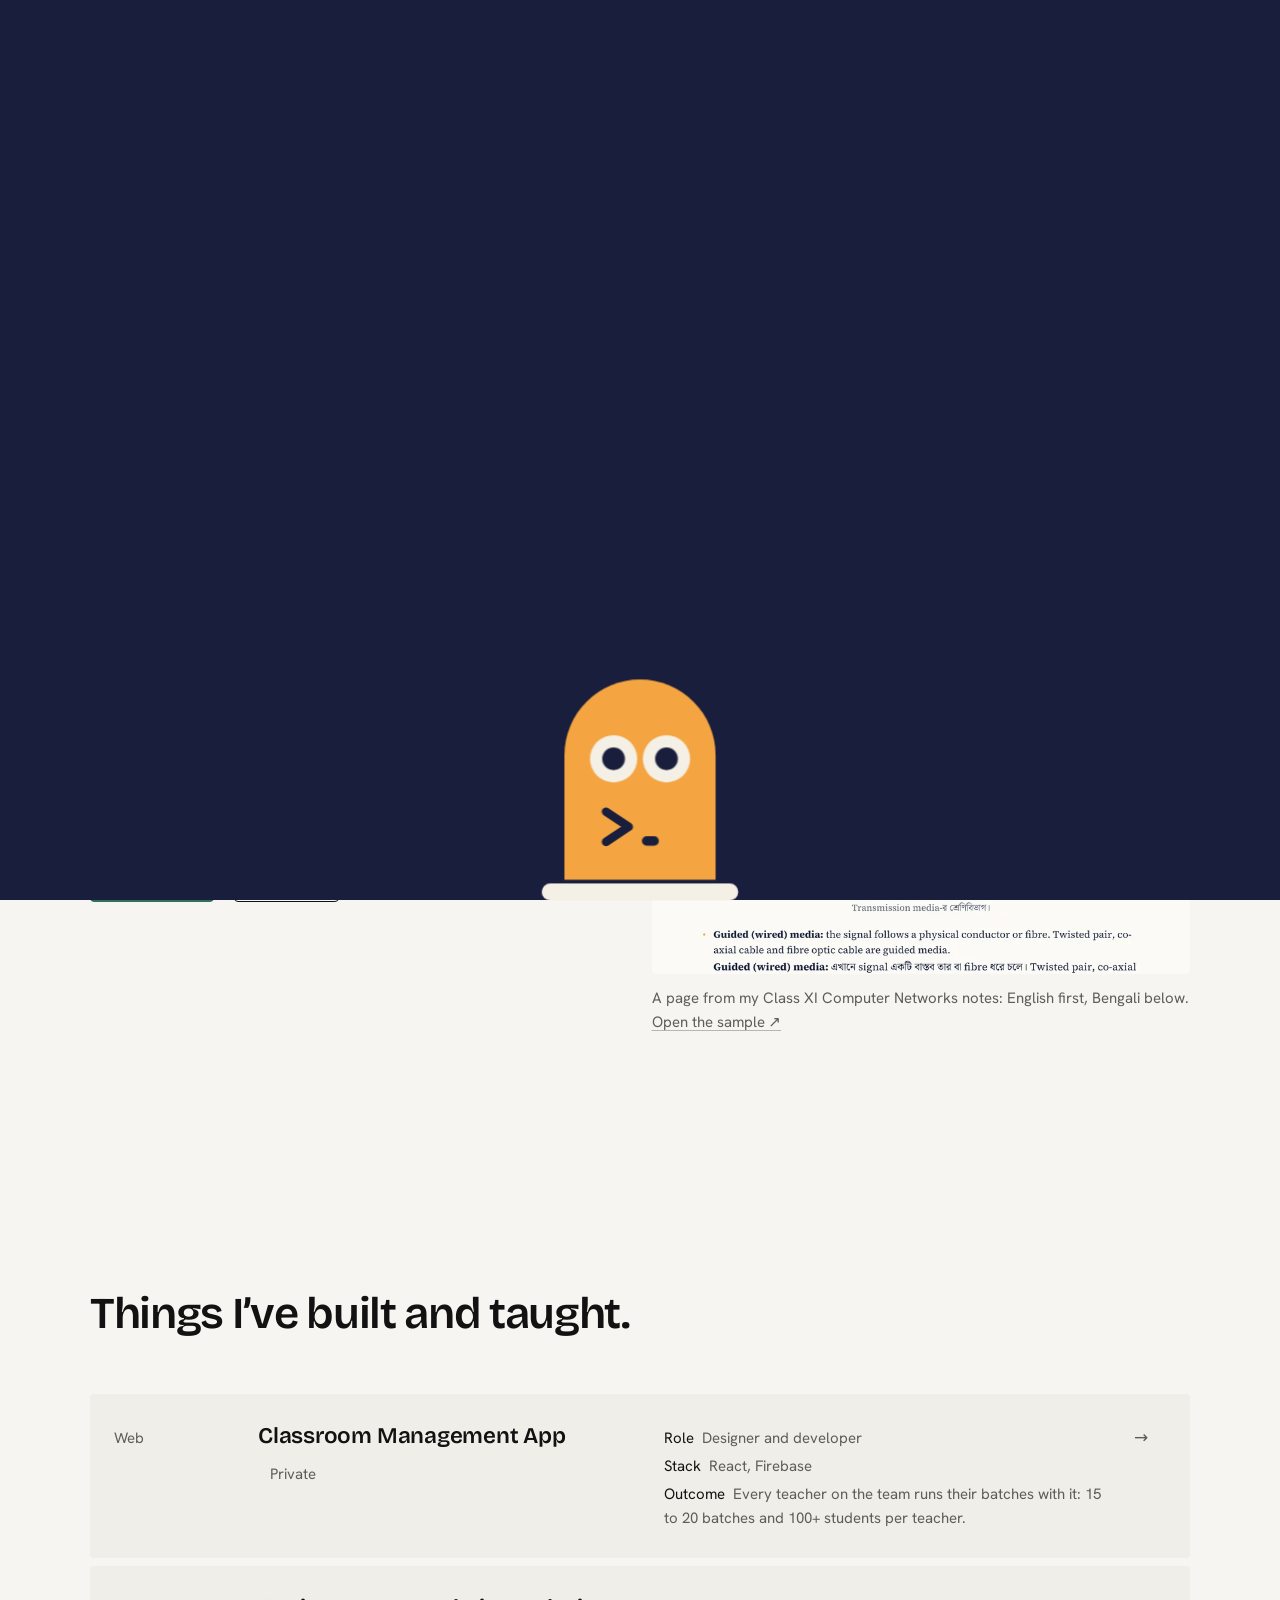
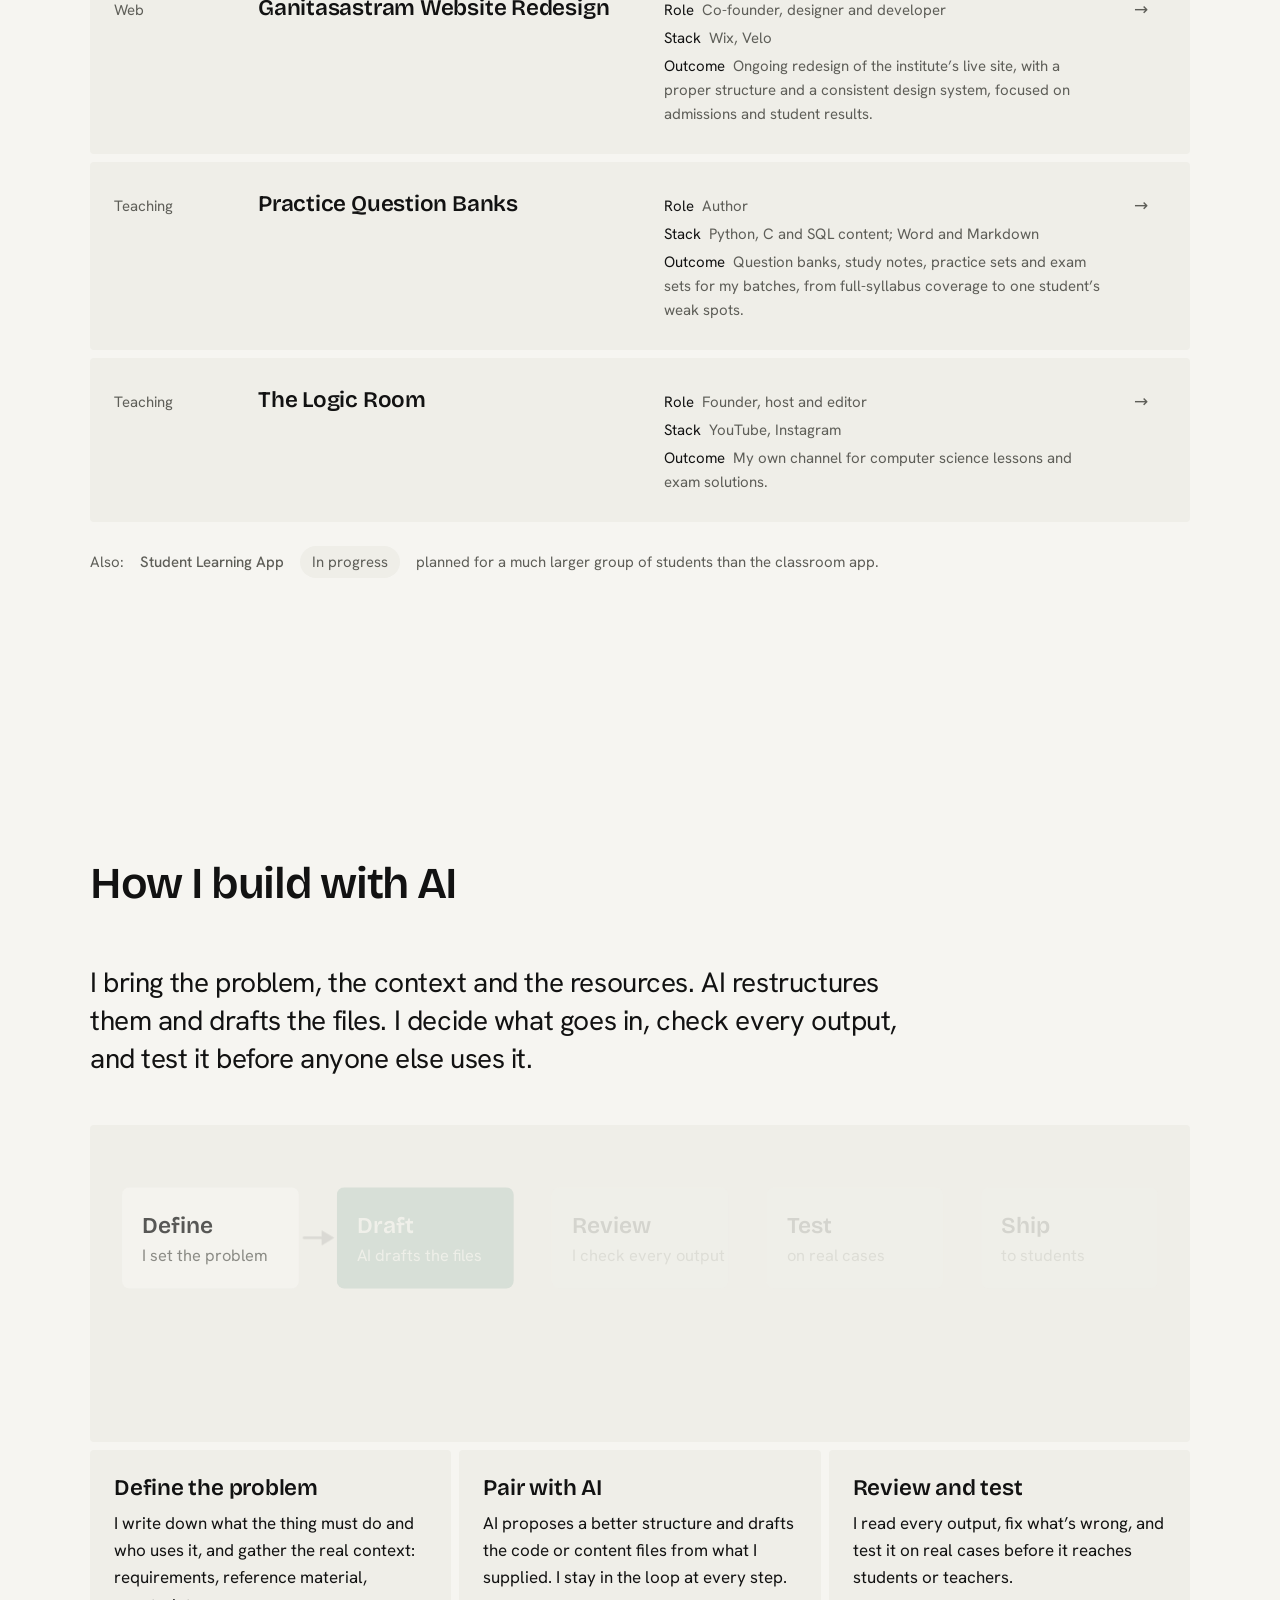
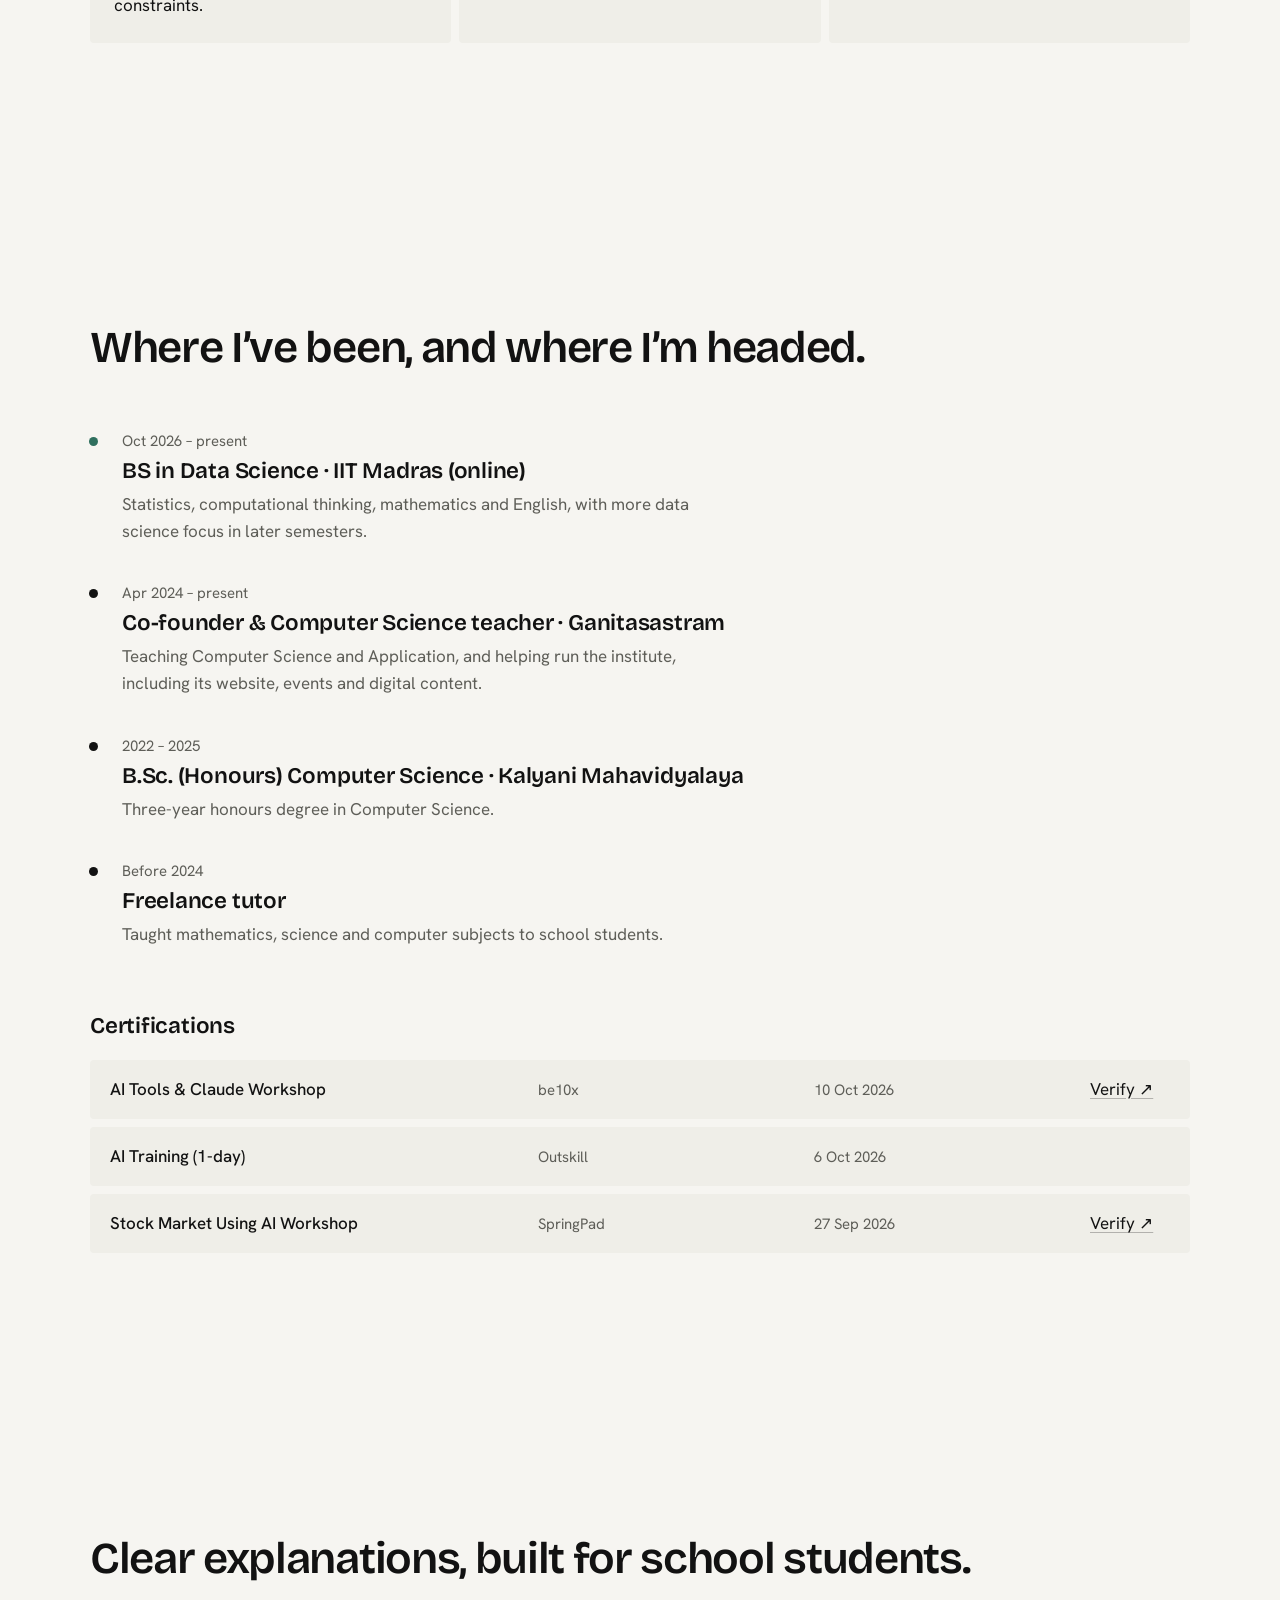
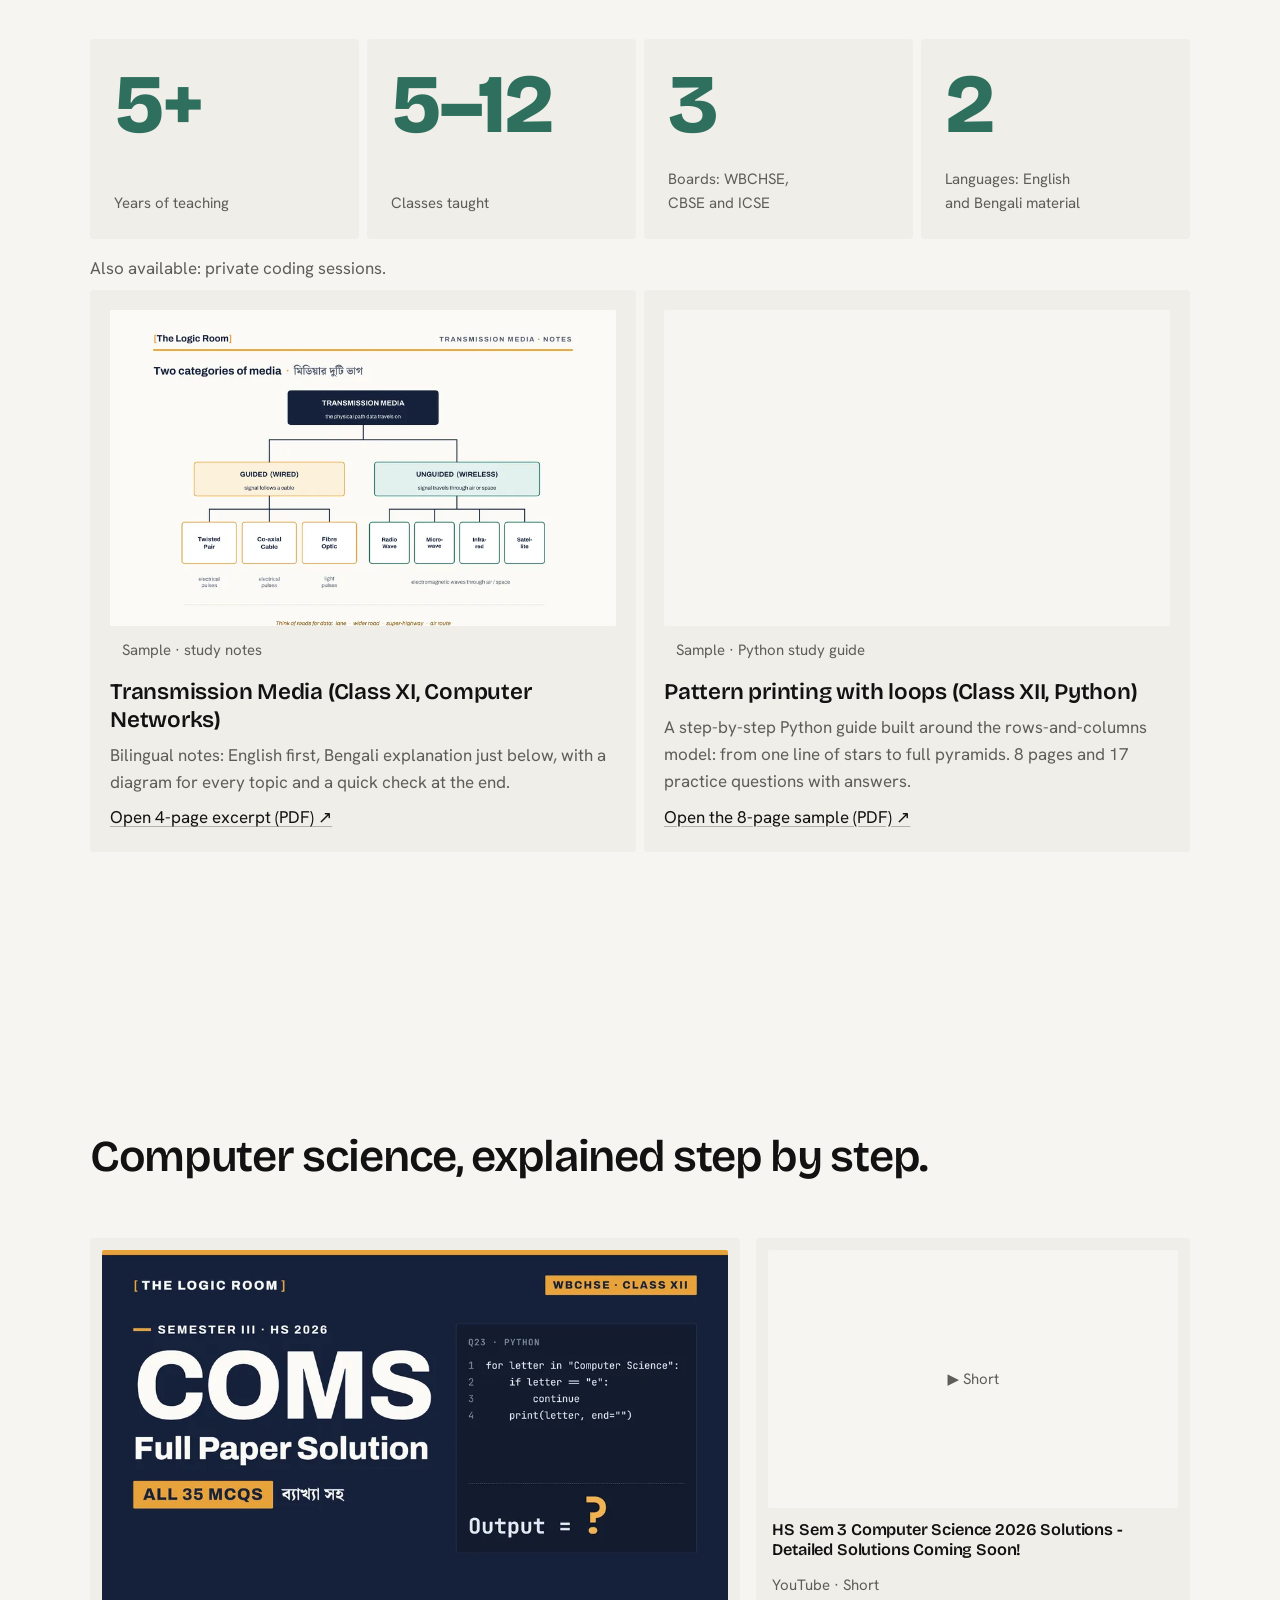
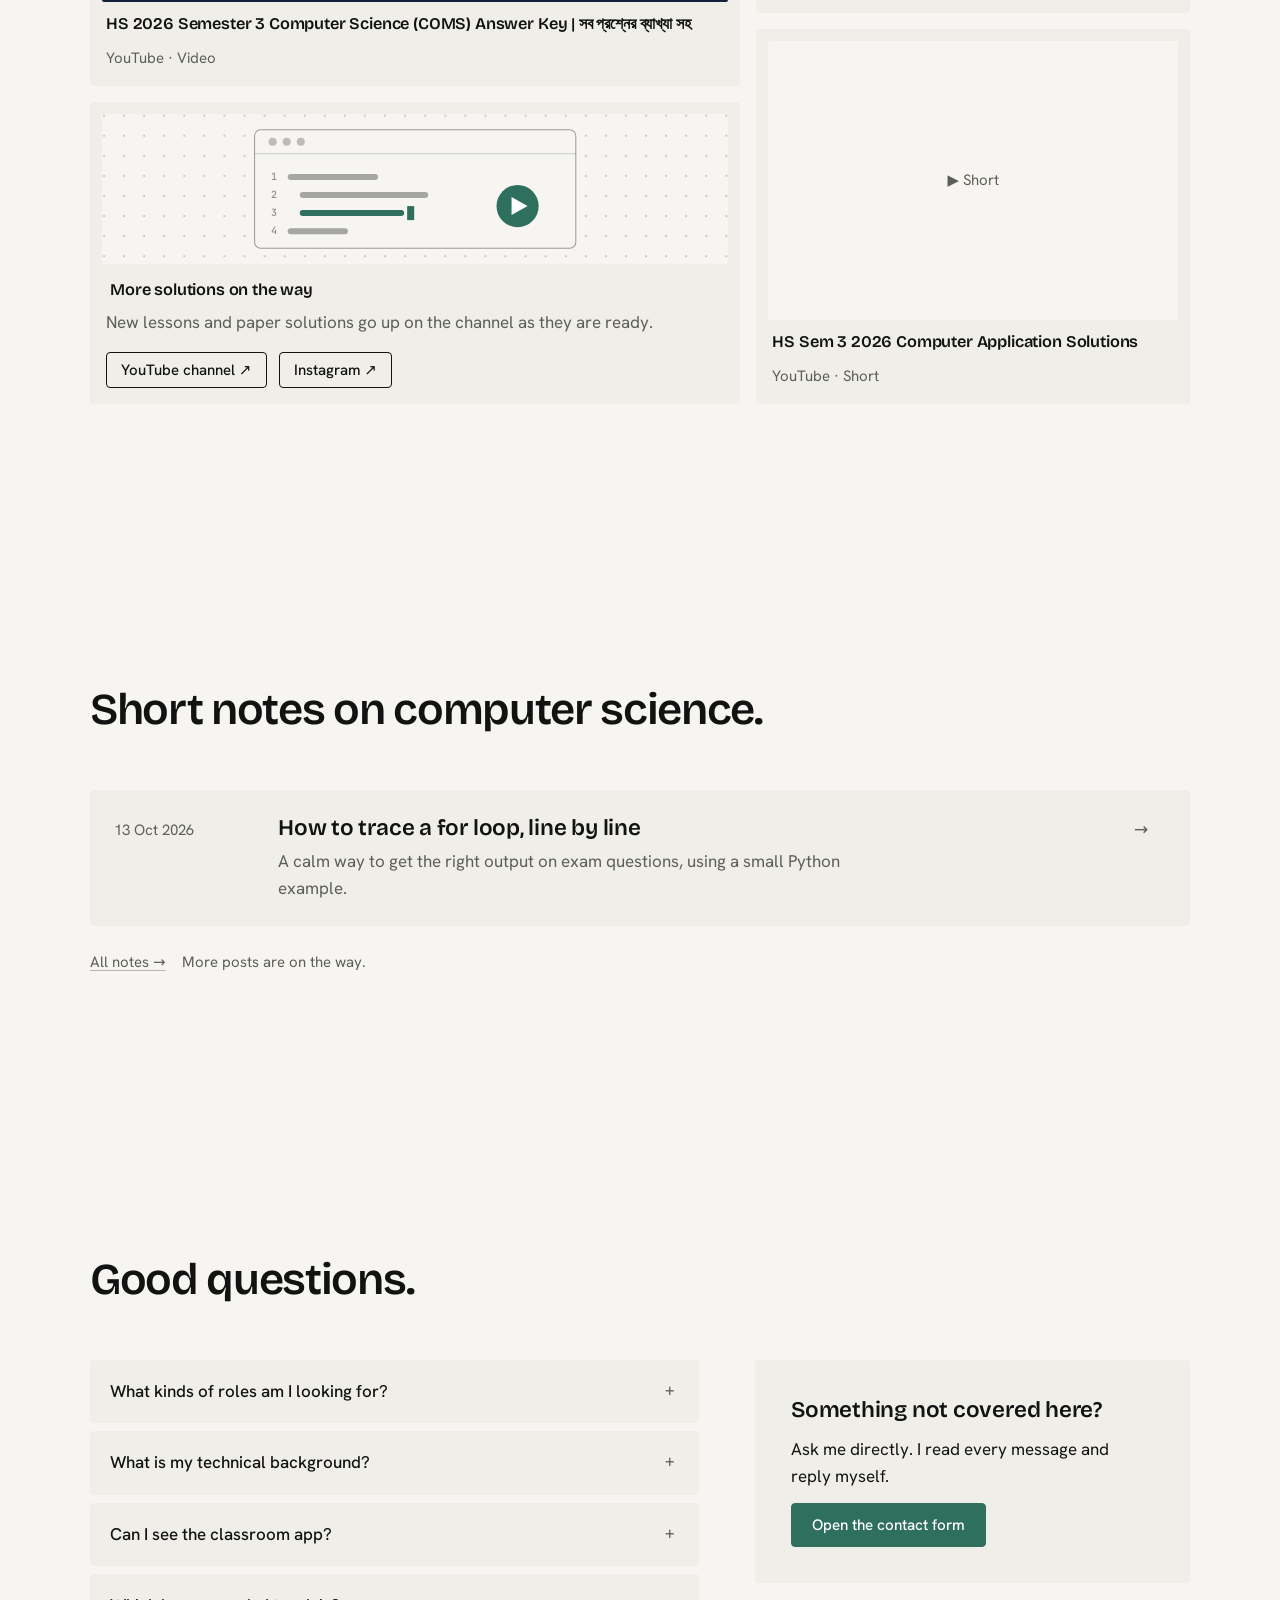
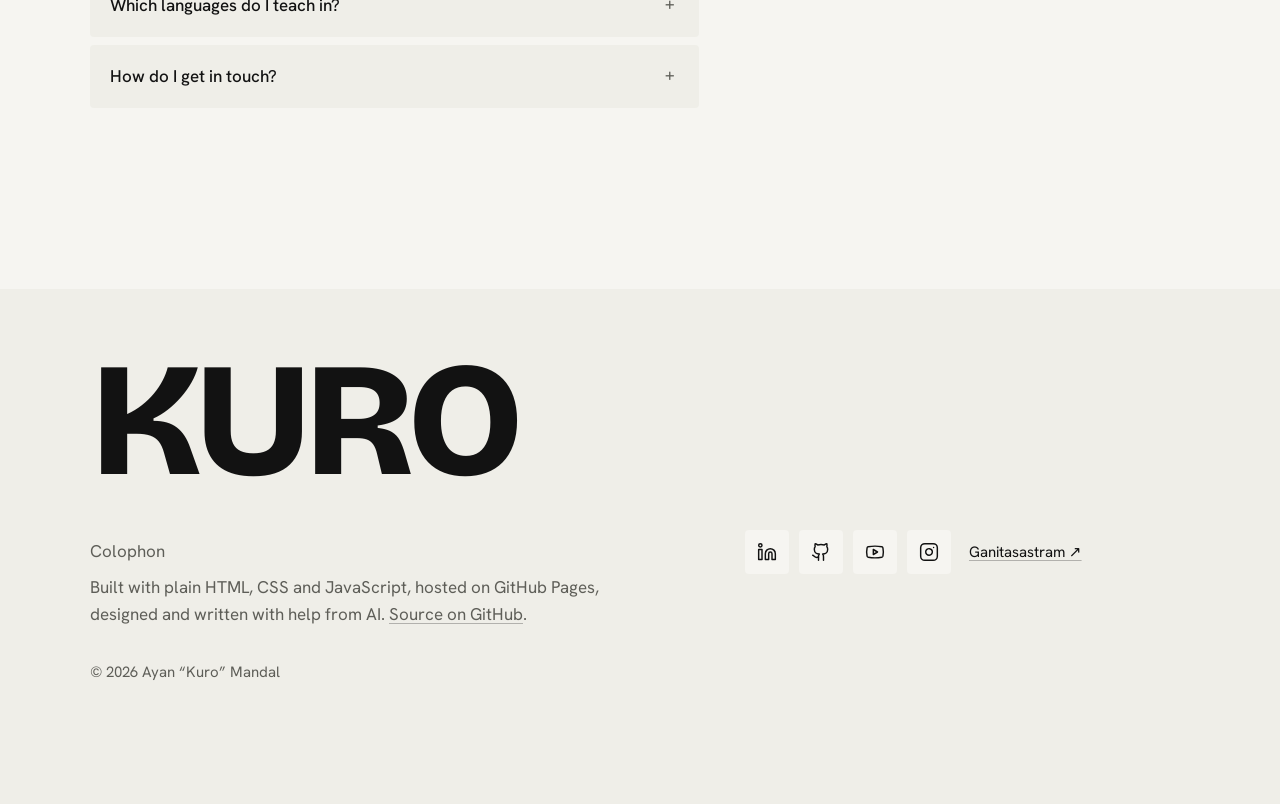
<file: index.html>
<!DOCTYPE html>
<html lang="en">
<head>
  <meta charset="UTF-8">
  <meta name="viewport" content="width=device-width, initial-scale=1.0">
  <title>Ayan "Kuro" Mandal | Web developer, Data Science student, CS educator</title>
  <meta name="description" content="Web developer and computer science educator building with AI. Co-founder at Ganitasastram, BS Data Science student at IIT Madras.">
  <meta name="theme-color" content="#f6f5f1">
  <link rel="canonical" href="https://stella24603.github.io/">

  <link rel="icon" type="image/png" href="assets/favicon.png">
  <link rel="apple-touch-icon" href="assets/apple-touch-icon.png">

  <meta property="og:title" content="Ayan &quot;Kuro&quot; Mandal | Web developer, Data Science student, CS educator">
  <meta property="og:description" content="I teach logic and build with AI. Web developer, Data Science student at IIT Madras, co-founder at Ganitasastram.">
  <meta property="og:type" content="website">
  <meta property="og:url" content="https://stella24603.github.io/">
  <meta property="og:image" content="https://stella24603.github.io/assets/og.png">
  <meta property="og:image:width" content="1200">
  <meta property="og:image:height" content="630">
  <meta property="og:image:alt" content="Ayan Kuro Mandal: I teach logic and build with AI. Web developer, Data Science student, CS educator.">
  <meta name="twitter:card" content="summary_large_image">

  <link rel="preload" href="assets/fonts/hanken-grotesk-latin-400-normal.woff2" as="font" type="font/woff2" crossorigin>
  <link rel="preload" href="assets/fonts/bricolage-grotesque-latin-600-normal.woff2" as="font" type="font/woff2" crossorigin>
  <script>try{var t=localStorage.getItem("theme");if(t!=="light"&&t!=="dark")t=matchMedia("(prefers-color-scheme: dark)").matches?"dark":"light";document.documentElement.setAttribute("data-theme",t);if(t==="dark"){var m=document.querySelector('meta[name="theme-color"]');if(m)m.setAttribute("content","#131512")}}catch(e){};document.documentElement.classList.add("js");if(!matchMedia("(prefers-reduced-motion: reduce)").matches)document.documentElement.classList.add("js-motion")</script>
  <script>try{if(!matchMedia("(prefers-reduced-motion: reduce)").matches&&!location.hash&&!sessionStorage.getItem("booted"))document.documentElement.classList.add("booting")}catch(e){}</script>
  <link rel="stylesheet" href="css/tokens.css?v=20261022">
  <link rel="stylesheet" href="css/base.css?v=20261022">
  <link rel="stylesheet" href="css/components.css?v=20261022">

  <script type="application/ld+json">
  {
    "@context": "https://schema.org",
    "@type": "Person",
    "name": "Ayan Mandal",
    "alternateName": "Kuro",
    "url": "https://stella24603.github.io/",
    "jobTitle": "Web developer and computer science educator",
    "alumniOf": [
      { "@type": "CollegeOrUniversity", "name": "Kalyani Mahavidyalaya" },
      { "@type": "CollegeOrUniversity", "name": "Indian Institute of Technology Madras" }
    ],
    "worksFor": { "@type": "Organization", "name": "Ganitasastram", "url": "https://www.ganitasastram.com" },
    "sameAs": [
      "https://www.linkedin.com/in/ayan-mandal-cs/",
      "https://github.com/Stella24603",
      "https://www.youtube.com/@TheLogicRoom-0b1b",
      "https://www.instagram.com/thelogicroom_"
    ]
  }
  </script>
</head>
<body>
  <div class="boot" id="boot" aria-hidden="true">
    <svg viewBox="-30 0 180 190" focusable="false">
      <defs><clipPath id="b-clip"><rect class="b-clip" x="61" y="148" width="145" height="24"/></clipPath></defs>
      <g class="b-logi">
        <path class="b-door" d="M20 120V54A40 40 0 0 1 100 54V120Z"/>
        <rect class="b-floor" x="8" y="122" width="104" height="9" rx="4.5"/>
        <g class="b-eye"><circle class="b-white" cx="46" cy="56" r="12.5"/><g class="b-look"><circle class="b-pupil" cx="46" cy="56" r="6"/></g></g>
        <g class="b-eye"><circle class="b-white" cx="74" cy="56" r="12.5"/><g class="b-look"><circle class="b-pupil" cx="74" cy="56" r="6"/></g></g>
        <path class="b-sweat" d="M106 30c3 5 6 8 6 12a6 6 0 0 1-12 0c0-4 3-7 6-12z"/>
      </g>
      <g class="b-mouth-g">
        <path class="b-mouth" d="M42 84L54 92L42 100"/>
        <rect class="b-cursor" x="61" y="97" width="9" height="5" rx="2.5"/>
      </g>
      <text class="b-text" x="61" y="166" clip-path="url(#b-clip)">loading portfolio...</text>
    </svg>
  </div>

  <a class="skip-link" href="#main">Skip to content</a>

  <div class="topbar"><div class="wrap topbar-in"><span class="topbar-status"><i aria-hidden="true"></i>open-to-opportunities/</span><span id="localtime" aria-label="Local time in India">Kolkata &middot; IST</span></div></div>
  <header class="site-header">
    <div class="wrap nav">
      <a class="brand" href="#top">
        <span class="monogram" aria-hidden="true">AK</span>
        <span>Ayan Mandal</span>
      </a>
      <button type="button" class="btn btn-sm menu-btn" aria-label="Menu" aria-expanded="false" aria-controls="nav-links"><svg viewBox="0 0 24 24" width="18" height="18" fill="none" stroke="currentColor" stroke-width="1.75" stroke-linecap="round" aria-hidden="true" focusable="false"><path class="i-open" d="M4 7h16M4 12h16M4 17h16"/><path class="i-close" d="M6 6l12 12M18 6L6 18"/></svg></button>
      <nav class="nav-links" id="nav-links" aria-label="Main">
        <a href="#work">Work</a>
        <a href="#ai">How I build</a>
        <a href="#journey">Journey</a>
        <a href="#teaching">Teaching</a>
        <a href="#logic-room">The Logic Room</a>
        <a href="#notes">Notes</a>
        <a href="#faq">FAQ</a>
        <button type="button" class="theme-row" aria-label="Switch to dark mode"><span class="theme-row-label">Dark mode</span></button>
      </nav>
      <button type="button" class="btn btn-sm jump-btn" aria-haspopup="dialog" aria-keyshortcuts="/">Jump <kbd aria-hidden="true">/</kbd></button>
      <a class="btn btn-sm btn-primary nav-cta" href="#contact" data-open-contact>Get in touch</a>
      <button type="button" class="btn btn-sm theme-btn" aria-label="Switch to dark mode"><svg viewBox="0 0 24 24" width="18" height="18" fill="none" stroke="currentColor" stroke-width="1.75" stroke-linecap="round" stroke-linejoin="round" aria-hidden="true" focusable="false"><path class="i-moon" d="M21 12.8A9 9 0 1 1 11.2 3a7 7 0 0 0 9.8 9.8z"/><g class="i-sun"><circle cx="12" cy="12" r="4"/><path d="M12 2v2M12 20v2M4.9 4.9l1.4 1.4M17.7 17.7l1.4 1.4M2 12h2M20 12h2M4.9 19.1l1.4-1.4M17.7 6.3l1.4-1.4"/></g></svg></button>
    </div>
  </header>

  <main id="main">

    <!-- 1. HERO -->
    <section class="hero" id="top">
      <div class="wrap">
        <p class="hero-name">Ayan &ldquo;Kuro&rdquo; Mandal</p>
        <h1 class="hero-line">I teach logic and <em>build with AI.</em></h1>

        <div class="hero-row">
          <div>
            <p class="hero-caption">Web developer &middot; Data Science student (IIT Madras) &middot; CS educator</p>
            <p class="hero-intro">I build web apps for classrooms and teach computer science to school students. I co-founded Ganitasastram, and I&rsquo;m studying Data Science at IIT Madras.</p>
            <div class="hero-cta">
              <a class="btn btn-primary" href="#contact" data-open-contact>Get in touch</a>
              <a class="btn" href="#work">See work</a>
              <a class="link-quiet" href="https://www.ganitasastram.com/team/ayan-mandal" target="_blank" rel="noopener">Classes at Ganitasastram &#8599;</a>
            </div>
          </div>

          <figure class="hero-work">
            <a href="assets/samples/transmission-media-notes-excerpt.pdf" target="_blank" rel="noopener" aria-label="Open the sample study notes (PDF)">
              <img src="assets/img/notes-transmission-media.webp" alt="A page from my Transmission Media study notes: a diagram classifying guided and unguided media, with English text and a Bengali explanation under each point" width="900" height="1273" fetchpriority="high" decoding="async">
            </a>
            <figcaption>A page from my Class XI Computer Networks notes: English first, Bengali below. <a href="assets/samples/transmission-media-notes-excerpt.pdf" target="_blank" rel="noopener">Open the sample &#8599;</a></figcaption>
          </figure>
        </div>
      </div>
    </section>

    <!-- 2. SELECTED WORK -->
    <section class="section" id="work">
      <div class="wrap">
        <div class="section-head">
          <h2>Things I&rsquo;ve built and taught.</h2>
        </div>

        <div class="work-list">
          <a class="work-row" href="work/classroom-app.html">
            <p class="mono">Web</p>
            <div>
              <h3>Classroom Management App</h3>
              <p class="tag" style="margin-top:8px;display:inline-block">Private</p>
            </div>
            <div class="meta">
              <p><b>Role</b>Designer and developer</p>
              <p><b>Stack</b>React, Firebase</p>
              <p><b>Outcome</b>Every teacher on the team runs their batches with it: 15 to 20 batches and 100+ students per teacher.</p>
            </div>
            <span class="arrow" aria-hidden="true">→</span>
          </a>

          <a class="work-row" href="work/ganitasastram-website.html">
            <p class="mono">Web</p>
            <div><h3>Ganitasastram Website Redesign</h3></div>
            <div class="meta">
              <p><b>Role</b>Co-founder, designer and developer</p>
              <p><b>Stack</b>Wix, Velo</p>
              <p><b>Outcome</b>Ongoing redesign of the institute&rsquo;s live site, with a proper structure and a consistent design system, focused on admissions and student results.</p>
            </div>
            <span class="arrow" aria-hidden="true">→</span>
          </a>

          <a class="work-row" href="work/question-banks.html">
            <p class="mono">Teaching</p>
            <div><h3>Practice Question Banks</h3></div>
            <div class="meta">
              <p><b>Role</b>Author</p>
              <p><b>Stack</b>Python, C and SQL content; Word and Markdown</p>
              <p><b>Outcome</b>Question banks, study notes, practice sets and exam sets for my batches, from full-syllabus coverage to one student&rsquo;s weak spots.</p>
            </div>
            <span class="arrow" aria-hidden="true">→</span>
          </a>

          <a class="work-row" href="work/logic-room.html">
            <p class="mono">Teaching</p>
            <div><h3>The Logic Room</h3></div>
            <div class="meta">
              <p><b>Role</b>Founder, host and editor</p>
              <p><b>Stack</b>YouTube, Instagram</p>
              <p><b>Outcome</b>My own channel for computer science lessons and exam solutions.</p>
            </div>
            <span class="arrow" aria-hidden="true">→</span>
          </a>
        </div>

        <p class="work-more"><span>Also:</span> <strong>Student Learning App</strong> <span class="tag">In progress</span> <span>planned for a much larger group of students than the classroom app.</span></p>
      </div>
    </section>

    <!-- 3. HOW I BUILD WITH AI -->
    <section class="section" id="ai">
      <div class="wrap">
        <div class="section-head">
          <h2>How I build with AI</h2>
        </div>
        <p class="manifesto">I bring the problem, the context and the resources. AI restructures them and drafts the files. I decide what goes in, check every output, and test it before anyone else uses it.</p>
        <div class="process-diagram"><svg class="diagram pd-wide" viewBox="0 0 820 200" role="img" aria-labelledby="pd-t pd-d" focusable="false"><title id="pd-t">How I build with AI</title><desc id="pd-d">Define the problem, AI drafts the files, I review every output, test on real cases, then ship to students. A failed test sends me back to review.</desc><g class="pd-step"><rect class="node" x="0" y="24" width="140" height="80" rx="6"/><text class="" x="16" y="60" font-size="18" font-weight="500">Define</text><text class="t-sub" x="16" y="82" font-size="13">I set the problem</text></g><g class="pd-arrow"><path class="link" d="M144 64H160"/><path class="head" d="M168 64l-10 -6v12z"/></g><g class="pd-step"><rect class="node-key" x="170" y="24" width="140" height="80" rx="6"/><text class="t-key" x="186" y="60" font-size="18" font-weight="500">Draft</text><text class="t-key-sub" x="186" y="82" font-size="13">AI drafts the files</text></g><g class="pd-arrow"><path class="link" d="M314 64H330"/><path class="head" d="M338 64l-10 -6v12z"/></g><g class="pd-step"><rect class="node" x="340" y="24" width="140" height="80" rx="6"/><text class="" x="356" y="60" font-size="18" font-weight="500">Review</text><text class="t-sub" x="356" y="82" font-size="13">I check every output</text></g><g class="pd-arrow"><path class="link" d="M484 64H500"/><path class="head" d="M508 64l-10 -6v12z"/></g><g class="pd-step"><rect class="node" x="510" y="24" width="140" height="80" rx="6"/><text class="" x="526" y="60" font-size="18" font-weight="500">Test</text><text class="t-sub" x="526" y="82" font-size="13">on real cases</text></g><g class="pd-arrow"><path class="link" d="M654 64H670"/><path class="head" d="M678 64l-10 -6v12z"/></g><g class="pd-step"><rect class="node" x="680" y="24" width="140" height="80" rx="6"/><text class="" x="696" y="60" font-size="18" font-weight="500">Ship</text><text class="t-sub" x="696" y="82" font-size="13">to students</text></g><g class="pd-loop"><path class="link link-key" d="M580 108V160H410V116"/><path class="head head-key" d="M410 108l-6 10h12z"/><text class="t-sub" x="495" y="186" font-size="14" text-anchor="middle">If it fails: fix it and test again</text></g></svg><svg class="diagram pd-tall" viewBox="0 0 300 496" role="img" aria-label="Define the problem, AI drafts the files, I review every output, test on real cases, then ship. A failed test sends me back to review." focusable="false"><g class="pd-step"><rect class="node" x="0" y="0" width="220" height="64" rx="6"/><text class="" x="16" y="28" font-size="17" font-weight="500">Define</text><text class="t-sub" x="16" y="50" font-size="13">I set the problem</text></g><g class="pd-arrow"><path class="link" d="M110 64V92"/><path class="head" d="M110 104l-6 -10h12z"/></g><g class="pd-step"><rect class="node-key" x="0" y="108" width="220" height="64" rx="6"/><text class="t-key" x="16" y="136" font-size="17" font-weight="500">Draft</text><text class="t-key-sub" x="16" y="158" font-size="13">AI drafts the files</text></g><g class="pd-arrow"><path class="link" d="M110 172V200"/><path class="head" d="M110 212l-6 -10h12z"/></g><g class="pd-step"><rect class="node" x="0" y="216" width="220" height="64" rx="6"/><text class="" x="16" y="244" font-size="17" font-weight="500">Review</text><text class="t-sub" x="16" y="266" font-size="13">I check every output</text></g><g class="pd-arrow"><path class="link" d="M110 280V308"/><path class="head" d="M110 320l-6 -10h12z"/></g><g class="pd-step"><rect class="node" x="0" y="324" width="220" height="64" rx="6"/><text class="" x="16" y="352" font-size="17" font-weight="500">Test</text><text class="t-sub" x="16" y="374" font-size="13">on real cases</text></g><g class="pd-arrow"><path class="link" d="M110 388V416"/><path class="head" d="M110 428l-6 -10h12z"/></g><g class="pd-step"><rect class="node" x="0" y="432" width="220" height="64" rx="6"/><text class="" x="16" y="460" font-size="17" font-weight="500">Ship</text><text class="t-sub" x="16" y="482" font-size="13">to students</text></g><g class="pd-loop"><path class="link link-key" d="M224 346H262V238H228"/><path class="head head-key" d="M222 238l10 -6v12z"/><text class="t-sub" font-size="13" transform="translate(284 292) rotate(-90)" text-anchor="middle">fix and test again</text></g></svg></div>
        <ol class="steps">
          <li>
            <h3>Define the problem</h3>
            <p>I write down what the thing must do and who uses it, and gather the real context: requirements, reference material, constraints.</p>
          </li>
          <li>
            <h3>Pair with AI</h3>
            <p>AI proposes a better structure and drafts the code or content files from what I supplied. I stay in the loop at every step.</p>
          </li>
          <li>
            <h3>Review and test</h3>
            <p>I read every output, fix what&rsquo;s wrong, and test it on real cases before it reaches students or teachers.</p>
          </li>
        </ol>
      </div>
    </section>

    <!-- 4. JOURNEY AND CERTIFICATIONS -->
    <section class="section" id="journey">
      <div class="wrap">
        <div class="section-head">
          <h2>Where I&rsquo;ve been, and where I&rsquo;m headed.</h2>
        </div>

        <ol class="timeline narrow">
          <li>
            <time class="mono">Oct 2026 – present</time>
            <h3>BS in Data Science · IIT Madras (online)</h3>
            <p>Statistics, computational thinking, mathematics and English, with more data science focus in later semesters.</p>
          </li>
          <li>
            <time class="mono">Apr 2024 – present</time>
            <h3>Co-founder &amp; Computer Science teacher · Ganitasastram</h3>
            <p>Teaching Computer Science and Application, and helping run the institute, including its website, events and digital content.</p>
          </li>
          <li>
            <time class="mono">2022 – 2025</time>
            <h3>B.Sc. (Honours) Computer Science · Kalyani Mahavidyalaya</h3>
            <p>Three-year honours degree in Computer Science.</p>
          </li>
          <li>
            <time class="mono">Before 2024</time>
            <h3>Freelance tutor</h3>
            <p>Taught mathematics, science and computer subjects to school students.</p>
          </li>
        </ol>

        <h3 class="subhead">Certifications</h3>
        <div class="certs">
          <div class="cert">
            <strong>AI Tools &amp; Claude Workshop</strong>
            <span>be10x</span>
            <span>10 Oct 2026</span>
            <a href="https://certx.in/certificate/0270772f-3809-4400-b29b-1e1c61cd09971851660" target="_blank" rel="noopener">Verify ↗</a>
          </div>
          <div class="cert">
            <strong>AI Training (1-day)</strong>
            <span>Outskill</span>
            <span>6 Oct 2026</span>
            <span></span>
          </div>
          <div class="cert">
            <strong>Stock Market Using AI Workshop</strong>
            <span>SpringPad</span>
            <span>27 Sep 2026</span>
            <a href="https://certx.in/certificate/7c0fb9e8-cf47-448b-bce3-5e0863a834341805552" target="_blank" rel="noopener">Verify ↗</a>
          </div>
        </div>
      </div>
    </section>

    <!-- 5. TEACHING -->
    <section class="section" id="teaching">
      <div class="wrap">
        <div class="section-head">
          <h2>Clear explanations, built for school students.</h2>
        </div>

        <div class="facts">
          <div><p class="fact-n">5+</p><p class="fact-l">Years of teaching</p></div>
          <div><p class="fact-n">5&ndash;12</p><p class="fact-l">Classes taught</p></div>
          <div><p class="fact-n">3</p><p class="fact-l">Boards: WBCHSE, CBSE and ICSE</p></div>
          <div><p class="fact-n">2</p><p class="fact-l">Languages: English and Bengali material</p></div>
        </div>
        <p class="facts-note">Also available: private coding sessions.</p>

        <div class="cards">
          <article class="card">
            <a class="card-preview" href="assets/samples/transmission-media-notes-excerpt.pdf" target="_blank" rel="noopener" aria-label="Open the sample notes excerpt (PDF)">
              <img src="assets/img/notes-transmission-media.webp" alt="A page from the Transmission Media study notes: a diagram classifying guided and unguided media, with English text and a Bengali explanation under each point" width="900" height="1273" loading="lazy" decoding="async">
            </a>
            <span class="tag">Sample · study notes</span>
            <h3>Transmission Media (Class XI, Computer Networks)</h3>
            <p>Bilingual notes: English first, Bengali explanation just below, with a diagram for every topic and a quick check at the end.</p>
            <a href="assets/samples/transmission-media-notes-excerpt.pdf" target="_blank" rel="noopener">Open 4-page excerpt (PDF) ↗</a>
          </article>
          <article class="card">
            <a class="card-preview" href="assets/samples/pattern-printing-guide.pdf" target="_blank" rel="noopener" aria-label="Open the sample Python study guide (PDF)">
              <img src="assets/img/pattern-printing-guide.webp" alt="Cover of the Pattern Printing with Loops Python study guide: a star pyramid, the contents table and how to use the guide" width="900" height="1273" loading="lazy" decoding="async">
            </a>
            <span class="tag">Sample &middot; Python study guide</span>
            <h3>Pattern printing with loops (Class XII, Python)</h3>
            <p>A step-by-step Python guide built around the rows-and-columns model: from one line of stars to full pyramids. 8 pages and 17 practice questions with answers.</p>
            <a href="assets/samples/pattern-printing-guide.pdf" target="_blank" rel="noopener">Open the 8-page sample (PDF) &#8599;</a>
          </article>
        </div>
      </div>
    </section>

    <!-- 6. THE LOGIC ROOM -->
    <section class="section" id="logic-room">
      <div class="wrap">
        <div class="section-head">
          <h2>Computer science, explained step by step.</h2>
        </div>

        <div class="lr-grid">
          <div class="lr-col">
            <a class="lr-card lr-main" href="https://youtu.be/U9DQnI8sbac" target="_blank" rel="noopener">
              <div class="lr-thumb"><img src="assets/img/lr-coms-full-paper.webp" alt="Thumbnail: The Logic Room, WBCHSE Class XII, Semester III HS 2026 COMS full paper solution, all 35 MCQs with explanation" width="960" height="540" loading="lazy" decoding="async"></div>
              <h3>HS 2026 Semester 3 Computer Science (COMS) Answer Key | সব প্রশ্নের ব্যাখ্যা সহ</h3>
              <p class="mono">YouTube · Video</p>
            </a>
            <div class="lr-card lr-follow">
              <div class="lr-art" aria-hidden="true">
                <svg viewBox="0 0 624 150" preserveAspectRatio="xMidYMid slice" focusable="false">
                  <defs><pattern id="dots2" width="20" height="20" patternUnits="userSpaceOnUse"><circle cx="2" cy="2" r="1" fill="currentColor" fill-opacity=".25"/></pattern></defs>
                  <rect width="624" height="150" fill="url(#dots2)"/>
                  <rect x="152" y="16" width="320" height="118" rx="6" fill="var(--paper)" stroke="currentColor" stroke-opacity=".4"/>
                  <path d="M152 40H472" stroke="currentColor" stroke-opacity=".2"/>
                  <circle cx="170" cy="28" r="4" fill="currentColor" fill-opacity=".25"/><circle cx="184" cy="28" r="4" fill="currentColor" fill-opacity=".25"/><circle cx="198" cy="28" r="4" fill="currentColor" fill-opacity=".25"/>
                  <g font-size="10" fill="currentColor" fill-opacity=".45" font-family="var(--font-mono)"><text x="168" y="66">1</text><text x="168" y="84">2</text><text x="168" y="102">3</text><text x="168" y="120">4</text></g>
                  <g stroke-linecap="round" stroke-width="6" stroke="currentColor" stroke-opacity=".35"><path d="M188 63H272"/><path d="M200 81H322"/><path d="M188 117H242"/></g>
                  <path d="M200 99H298" stroke="var(--accent)" stroke-width="6" stroke-linecap="round"/>
                  <rect x="304" y="92" width="7" height="14" fill="var(--accent)"/>
                  <g transform="translate(414 92)"><circle r="21" fill="var(--accent)"/><path d="M-6 -9 L10 0 L-6 9 Z" fill="var(--accent-ink)"/></g>
                </svg>
              </div>
              <div class="lr-follow-body">
                <h3>More solutions on the way</h3>
                <p>New lessons and paper solutions go up on the channel as they are ready.</p>
                <p class="lr-links">
                  <a class="btn btn-sm" href="https://www.youtube.com/@TheLogicRoom-0b1b" target="_blank" rel="noopener">YouTube channel ↗</a>
                  <a class="btn btn-sm" href="https://www.instagram.com/thelogicroom_" target="_blank" rel="noopener">Instagram ↗</a>
                </p>
              </div>
            </div>
          </div>
          <div class="lr-col">
            <a class="lr-card short" href="https://www.youtube.com/shorts/nOTmnzfx0fc" target="_blank" rel="noopener">
              <div class="lr-thumb" aria-hidden="true"><span class="mono">▶ Short</span></div>
              <h3>HS Sem 3 Computer Science 2026 Solutions - Detailed Solutions Coming Soon!</h3>
              <p class="mono">YouTube · Short</p>
            </a>
            <a class="lr-card short" href="https://www.youtube.com/shorts/epd1Qi4dSsM" target="_blank" rel="noopener">
              <div class="lr-thumb" aria-hidden="true"><span class="mono">▶ Short</span></div>
              <h3>HS Sem 3 2026 Computer Application Solutions</h3>
              <p class="mono">YouTube · Short</p>
            </a>
          </div>
        </div>
      </div>
    </section>

    <!-- 6. NOTES -->
    <section class="section" id="notes">
      <div class="wrap">
        <div class="section-head">
          <h2>Short notes on computer science.</h2>
        </div>
        <div class="note-list">
          <a class="note-row" href="notes/tracing-a-for-loop.html">
            <time class="mono" datetime="2026-10-13">13 Oct 2026</time>
            <div>
              <h3>How to trace a for loop, line by line</h3>
              <p>A calm way to get the right output on exam questions, using a small Python example.</p>
            </div>
            <span class="arrow" aria-hidden="true">→</span>
          </a>
        </div>
        <p class="work-more"><a href="notes/">All notes →</a><span>More posts are on the way.</span></p>
      </div>
    </section>

    <!-- 7. FAQ -->
    <section class="section" id="faq">
      <div class="wrap">
        <div class="section-head">
          <h2>Good questions.</h2>
        </div>
        <div class="faq-grid">
        <div class="faq">
          <details>
            <summary>What kinds of roles am I looking for?</summary>
            <p>Open to computer-related roles: web development, data analysis and teaching. I like work where I build things and explain them clearly.</p>
          </details>
          <details>
            <summary>What is my technical background?</summary>
            <p>I hold a B.Sc. (Honours) in Computer Science. I work in Python, C, C++, Java and SQL, and with React, Firebase and Wix Velo. I am now studying Data Science at IIT Madras.</p>
          </details>
          <details>
            <summary>Can I see the classroom app?</summary>
            <p>It holds real student data, so it isn&rsquo;t public. I&rsquo;m glad to demo it on a call.</p>
          </details>
          <details>
            <summary>Which languages do I teach in?</summary>
            <p>English and Bengali.</p>
          </details>
          <details>
            <summary>How do I get in touch?</summary>
            <p>Click the little mascot in the corner to open the contact form, or message me on <a href="https://www.linkedin.com/in/ayan-mandal-cs/" target="_blank" rel="noopener">LinkedIn</a>.</p>
          </details>
        </div>
        <aside class="faq-aside">
          <h3>Something not covered here?</h3>
          <p>Ask me directly. I read every message and reply myself.</p>
          <button type="button" class="btn btn-primary" data-open-contact>Open the contact form</button>
        </aside>
        </div></div>
    </section>
  </main>

  <!-- 9. COLOPHON / FOOTER -->
  <footer class="site-footer">
    <div class="wrap"><p class="wordmark" aria-hidden="true">Kuro</p></div>
    <div class="wrap footer-grid">
      <div class="colophon">
        <p class="mono">Colophon</p>
        <p>Built with plain HTML, CSS and JavaScript, hosted on GitHub Pages, designed and written with help from AI. <a href="https://github.com/Stella24603/stella24603.github.io" target="_blank" rel="noopener">Source on GitHub</a>.</p>
      </div>
      <div class="footer-links">
        <a class="social" href="https://www.linkedin.com/in/ayan-mandal-cs/" target="_blank" rel="noopener" aria-label="LinkedIn (opens in a new tab)" title="LinkedIn"><svg viewBox="0 0 24 24" width="20" height="20" fill="none" stroke="currentColor" stroke-width="1.75" stroke-linecap="round" stroke-linejoin="round" aria-hidden="true" focusable="false"><path d="M16 8a6 6 0 0 1 6 6v7h-4v-7a2 2 0 0 0-2-2 2 2 0 0 0-2 2v7h-4v-7a6 6 0 0 1 6-6z"/><rect width="4" height="12" x="2" y="9"/><circle cx="4" cy="4" r="2"/></svg></a>
        <a class="social" href="https://github.com/Stella24603" target="_blank" rel="noopener" aria-label="GitHub (opens in a new tab)" title="GitHub"><svg viewBox="0 0 24 24" width="20" height="20" fill="none" stroke="currentColor" stroke-width="1.75" stroke-linecap="round" stroke-linejoin="round" aria-hidden="true" focusable="false"><path d="M15 22v-4a4.8 4.8 0 0 0-1-3.5c3 0 6-2 6-5.5.08-1.25-.27-2.48-1-3.5.28-1.15.28-2.35 0-3.5 0 0-1 0-3 1.5-2.64-.5-5.36-.5-8 0C6 2 5 2 5 2c-.3 1.15-.3 2.35 0 3.5A5.403 5.403 0 0 0 4 9c0 3.5 3 5.5 6 5.5-.39.49-.68 1.05-.85 1.65-.17.6-.22 1.23-.15 1.85v4"/><path d="M9 18c-4.51 2-5-2-7-2"/></svg></a>
        <a class="social" href="https://www.youtube.com/@TheLogicRoom-0b1b" target="_blank" rel="noopener" aria-label="YouTube (opens in a new tab)" title="YouTube"><svg viewBox="0 0 24 24" width="20" height="20" fill="none" stroke="currentColor" stroke-width="1.75" stroke-linecap="round" stroke-linejoin="round" aria-hidden="true" focusable="false"><path d="M2.5 17a24.12 24.12 0 0 1 0-10 2 2 0 0 1 1.4-1.4 49.56 49.56 0 0 1 16.2 0A2 2 0 0 1 21.5 7a24.12 24.12 0 0 1 0 10 2 2 0 0 1-1.4 1.4 49.55 49.55 0 0 1-16.2 0A2 2 0 0 1 2.5 17"/><path d="m10 15 5-3-5-3z"/></svg></a>
        <a class="social" href="https://www.instagram.com/thelogicroom_" target="_blank" rel="noopener" aria-label="Instagram (opens in a new tab)" title="Instagram"><svg viewBox="0 0 24 24" width="20" height="20" fill="none" stroke="currentColor" stroke-width="1.75" stroke-linecap="round" stroke-linejoin="round" aria-hidden="true" focusable="false"><rect width="20" height="20" x="2" y="2" rx="5" ry="5"/><path d="M16 11.37A4 4 0 1 1 12.63 8 4 4 0 0 1 16 11.37z"/><line x1="17.5" x2="17.51" y1="6.5" y2="6.5"/></svg></a>
        <a class="footer-site" href="https://www.ganitasastram.com" target="_blank" rel="noopener">Ganitasastram &#8599;</a>
      </div>
    </div>
    <p class="wrap copyright mono">© <span id="year">2026</span> Ayan &ldquo;Kuro&rdquo; Mandal</p>
  </footer>

  <!-- Mascot + contact dialog -->
  <div class="mascot" id="mascot">
    <p class="mascot-bubble" role="status" aria-live="polite" hidden></p>
    <button type="button" class="mascot-btn" aria-label="Get in touch: open the contact form" aria-haspopup="dialog">
      <svg viewBox="0 0 120 140" aria-hidden="true" focusable="false">
        <path class="m-body" d="M20 120V54A40 40 0 0 1 100 54V120Z"/>
        <rect class="m-floor" x="8" y="122" width="104" height="9" rx="4.5"/>
        <g class="m-eye"><circle class="m-white" cx="46" cy="56" r="12.5"/><circle class="m-pupil" cx="46" cy="56" r="6"/></g>
        <g class="m-eye"><circle class="m-white" cx="74" cy="56" r="12.5"/><circle class="m-pupil" cx="74" cy="56" r="6"/></g>
        <path class="m-mouth" d="M42 84L54 92L42 100"/>
        <rect class="m-cursor" x="61" y="97" width="17" height="5" rx="2.5"/>
      </svg>
    </button>
  </div>

  <dialog class="contact-dialog" id="contact-dialog" aria-labelledby="cd-title">
    <div class="cd-inner">
      <button type="button" class="cd-close" aria-label="Close"><svg viewBox="0 0 24 24" width="20" height="20" fill="none" stroke="currentColor" stroke-width="1.75" stroke-linecap="round" aria-hidden="true" focusable="false"><path d="M6 6l12 12M18 6L6 18"/></svg></button>
      <div class="cd-main">
        <h2 id="cd-title">Get in touch</h2>
        <p>I read every message, and I use the details submitted only to reply.</p>
        <form class="form" id="contact-form" action="https://api.web3forms.com/submit" method="POST">
                    <!-- Web3Forms access key: public by design; the destination email lives in the Web3Forms account, not here. -->
                    <input type="hidden" name="access_key" value="27b737c2-d21d-4a2e-8c43-ff262a069c63">
                    <input type="hidden" name="subject" value="New message from the portfolio site">
                    <input type="hidden" name="from_name" value="Portfolio contact form">
                    <input type="checkbox" name="botcheck" class="honeypot" tabindex="-1" autocomplete="off" aria-hidden="true">
        
                    <div class="field">
                      <label for="f-name">Name</label>
                      <input id="f-name" name="name" type="text" autocomplete="name" required>
                    </div>
                    <div class="field">
                      <label for="f-email">Email</label>
                      <input id="f-email" name="email" type="email" autocomplete="email" required>
                    </div>
                    <div class="field">
                      <label for="f-phone">Contact number <span class="opt">(optional)</span></label>
                      <input id="f-phone" name="phone" type="tel" autocomplete="tel">
                    </div>
                    <div class="field">
                      <label for="f-topic">Topic</label>
                      <select id="f-topic" name="topic" required>
                        <option>Web development</option>
                        <option>Data analysis</option>
                        <option>Teaching</option>
                        <option>Something else</option>
                      </select>
                    </div>
                    <div class="field">
                      <label for="f-message">Message</label>
                      <textarea id="f-message" name="message" required></textarea>
                    </div>
                    <div>
                      <button class="btn btn-primary" type="submit">Send message</button>
                    </div>
                    <p class="form-status" id="form-status" role="status" aria-live="polite"></p>
                  </form>
      </div>
      <aside class="cd-side">
        <h3>Or find me here</h3>
        <div class="channels">
          <a class="channel" href="https://www.linkedin.com/in/ayan-mandal-cs/" target="_blank" rel="noopener"><strong>LinkedIn &#8599;</strong><span>Best for roles and collaborations</span></a>
          <a class="channel" href="https://github.com/Stella24603" target="_blank" rel="noopener"><strong>GitHub &#8599;</strong><span>Code and this site&rsquo;s source</span></a>
          <a class="channel" href="https://www.youtube.com/@TheLogicRoom-0b1b" target="_blank" rel="noopener"><strong>YouTube &#8599;</strong><span>The Logic Room: lessons and exam solutions</span></a>
          <a class="channel" href="https://www.instagram.com/thelogicroom_" target="_blank" rel="noopener"><strong>Instagram &#8599;</strong><span>Short updates from The Logic Room</span></a>
        </div>
      </aside>
    </div>
  </dialog>

  <script src="js/boot.js?v=20261022" defer></script>
  <script src="js/vendor/gsap.min.js" defer></script>
  <script src="js/vendor/ScrollTrigger.min.js" defer></script>
  <script src="js/main.js?v=20261022" defer></script>
  <script src="js/localtime.js?v=20261022" defer></script>
  <script src="js/motion.js?v=20261022" defer></script>
  <script src="js/jumpbar.js?v=20261022" defer></script>
  <script src="js/fx.js?v=20261022" defer></script>
  <script src="js/faq.js?v=20261022" defer></script>
  <script src="js/trail.js?v=20261022" defer></script>
  <script src="js/contact.js?v=20261022" defer></script>
  <script src="js/mascot.js?v=20261022" defer></script>
</body>
</html>
</file>
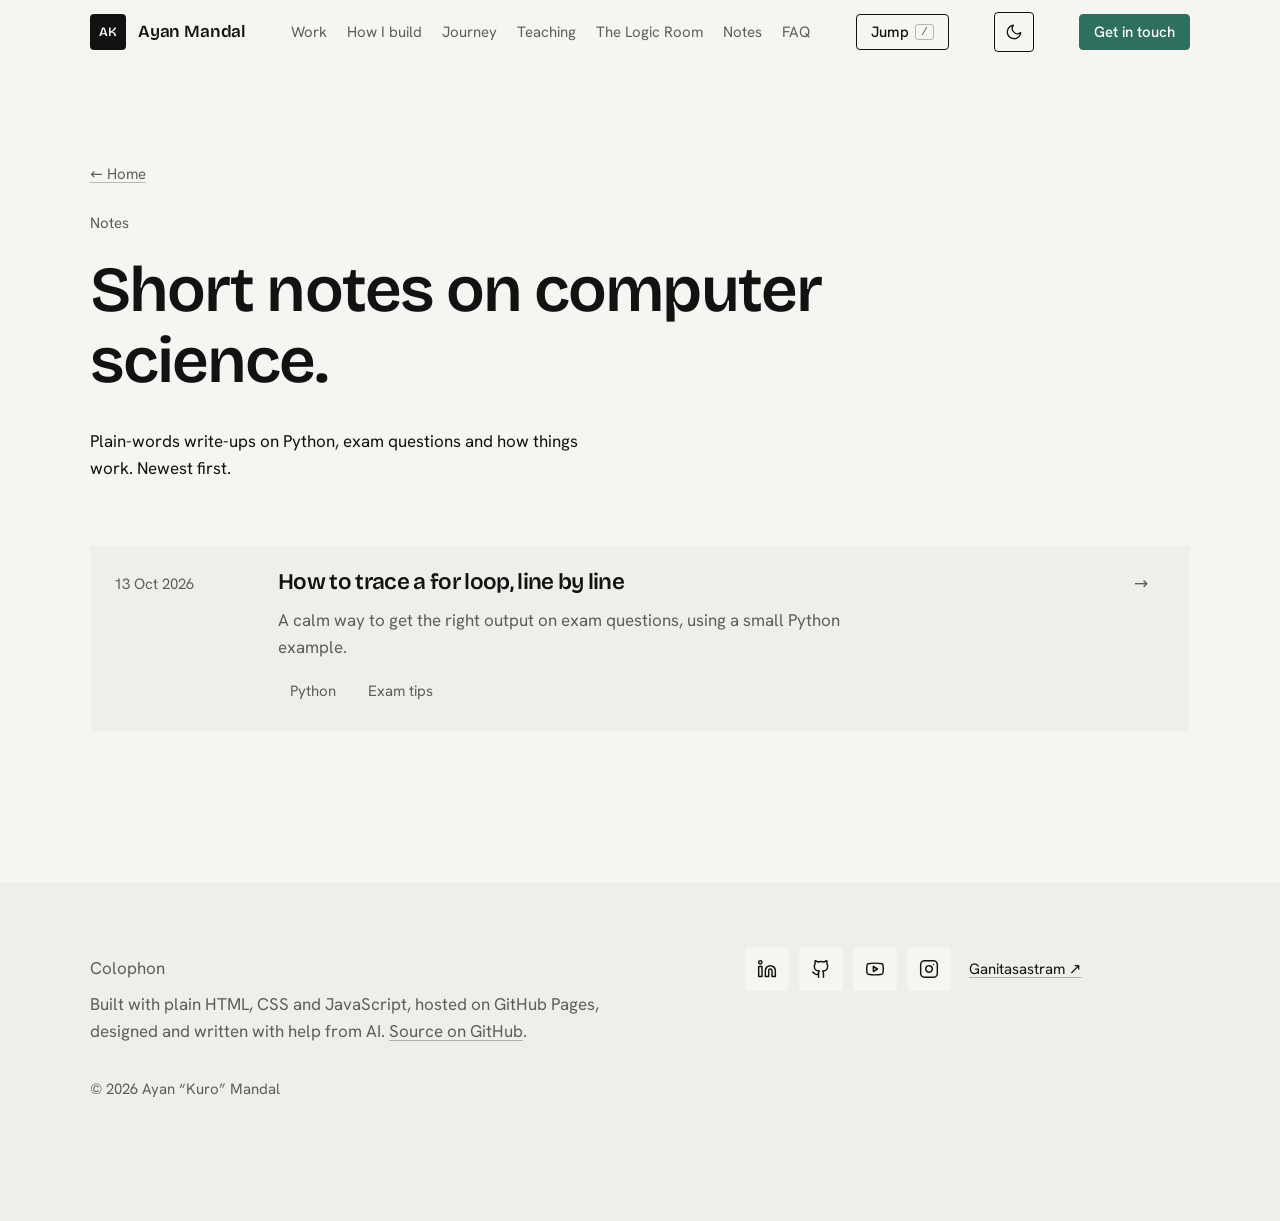
<file: notes/index.html>
<!DOCTYPE html>
<html lang="en">
<head>
  <meta charset="UTF-8">
  <meta name="viewport" content="width=device-width, initial-scale=1.0">
  <title>Notes | Ayan "Kuro" Mandal</title>
  <meta name="description" content="Short notes on computer science, written in plain words: Python, exam tips and how things work.">
  <meta name="theme-color" content="#f6f5f1">
  <link rel="canonical" href="https://stella24603.github.io/notes/">
  <link rel="icon" type="image/png" href="../assets/favicon.png">
  <link rel="apple-touch-icon" href="../assets/apple-touch-icon.png">
  <meta property="og:title" content="Notes | Ayan &quot;Kuro&quot; Mandal">
  <meta property="og:description" content="Short notes on computer science, written in plain words: Python, exam tips and how things work.">
  <meta property="og:type" content="website">
  <meta property="og:url" content="https://stella24603.github.io/notes/">
  <meta property="og:image" content="https://stella24603.github.io/assets/og.png">
  <meta property="og:image:width" content="1200">
  <meta property="og:image:height" content="630">
  <meta property="og:image:alt" content="Ayan Kuro Mandal: I teach logic and build with AI. Web developer, Data Science student, CS educator.">
  <meta name="twitter:card" content="summary_large_image">
  <link rel="preload" href="../assets/fonts/hanken-grotesk-latin-400-normal.woff2" as="font" type="font/woff2" crossorigin>
  <link rel="preload" href="../assets/fonts/bricolage-grotesque-latin-600-normal.woff2" as="font" type="font/woff2" crossorigin>
  <script>try{var t=localStorage.getItem("theme");if(t!=="light"&&t!=="dark")t=matchMedia("(prefers-color-scheme: dark)").matches?"dark":"light";document.documentElement.setAttribute("data-theme",t);if(t==="dark"){var m=document.querySelector('meta[name="theme-color"]');if(m)m.setAttribute("content","#131512")}}catch(e){};document.documentElement.classList.add("js");if(!matchMedia("(prefers-reduced-motion: reduce)").matches)document.documentElement.classList.add("js-motion")</script>
  <link rel="stylesheet" href="../css/tokens.css?v=20261022">
  <link rel="stylesheet" href="../css/base.css?v=20261022">
  <link rel="stylesheet" href="../css/components.css?v=20261022">
</head>
<body>
  <a class="skip-link" href="#main">Skip to content</a>
  <header class="site-header">
    <div class="wrap nav">
      <a class="brand" href="../index.html">
        <span class="monogram" aria-hidden="true">AK</span>
        <span>Ayan Mandal</span>
      </a>
      <button type="button" class="btn btn-sm menu-btn" aria-label="Menu" aria-expanded="false" aria-controls="nav-links"><svg viewBox="0 0 24 24" width="18" height="18" fill="none" stroke="currentColor" stroke-width="1.75" stroke-linecap="round" aria-hidden="true" focusable="false"><path class="i-open" d="M4 7h16M4 12h16M4 17h16"/><path class="i-close" d="M6 6l12 12M18 6L6 18"/></svg></button>
      <nav class="nav-links" id="nav-links" aria-label="Main">
        <a href="../index.html#work">Work</a>
        <a href="../index.html#ai">How I build</a>
        <a href="../index.html#journey">Journey</a>
        <a href="../index.html#teaching">Teaching</a>
        <a href="../index.html#logic-room">The Logic Room</a>
        <a href="../notes/">Notes</a>
        <a href="../index.html#faq">FAQ</a>
        <button type="button" class="theme-row" aria-label="Switch to dark mode"><span class="theme-row-label">Dark mode</span></button>
      </nav>
      <button type="button" class="btn btn-sm jump-btn" aria-haspopup="dialog" aria-keyshortcuts="/">Jump <kbd aria-hidden="true">/</kbd></button>
      <a class="btn btn-sm btn-primary nav-cta" href="../index.html#contact">Get in touch</a>
      <button type="button" class="btn btn-sm theme-btn" aria-label="Switch to dark mode"><svg viewBox="0 0 24 24" width="18" height="18" fill="none" stroke="currentColor" stroke-width="1.75" stroke-linecap="round" stroke-linejoin="round" aria-hidden="true" focusable="false"><path class="i-moon" d="M21 12.8A9 9 0 1 1 11.2 3a7 7 0 0 0 9.8 9.8z"/><g class="i-sun"><circle cx="12" cy="12" r="4"/><path d="M12 2v2M12 20v2M4.9 4.9l1.4 1.4M17.7 17.7l1.4 1.4M2 12h2M20 12h2M4.9 19.1l1.4-1.4M17.7 6.3l1.4-1.4"/></g></svg></button>
    </div>
  </header>

  <main id="main">
    <section class="cs-hero">
      <div class="wrap">
        <a class="back" href="../index.html">&larr; Home</a>
        <p class="mono" style="margin-top:24px">Notes</p>
        <h1>Short notes on computer science.</h1>
        <p class="hero-intro">Plain-words write-ups on Python, exam questions and how things work. Newest first.</p>
      </div>
    </section>
    <section class="cs-body">
      <div class="wrap">
        <div class="note-list">
          <a class="note-row" href="tracing-a-for-loop.html">
            <time class="mono" datetime="2026-10-13">13 Oct 2026</time>
            <div>
              <h2>How to trace a for loop, line by line</h2>
              <p>A calm way to get the right output on exam questions, using a small Python example.</p>
              <p class="note-tags"><span class="tag">Python</span><span class="tag">Exam tips</span></p>
            </div>
            <span class="arrow" aria-hidden="true">&rarr;</span>
          </a>
        </div>
      </div>
    </section>
  </main>

  <footer class="site-footer">
    <div class="wrap footer-grid">
      <div class="colophon">
        <p class="mono">Colophon</p>
        <p>Built with plain HTML, CSS and JavaScript, hosted on GitHub Pages, designed and written with help from AI. <a href="https://github.com/Stella24603/stella24603.github.io" target="_blank" rel="noopener">Source on GitHub</a>.</p>
      </div>
      <div class="footer-links">
        <a class="social" href="https://www.linkedin.com/in/ayan-mandal-cs/" target="_blank" rel="noopener" aria-label="LinkedIn (opens in a new tab)" title="LinkedIn"><svg viewBox="0 0 24 24" width="20" height="20" fill="none" stroke="currentColor" stroke-width="1.75" stroke-linecap="round" stroke-linejoin="round" aria-hidden="true" focusable="false"><path d="M16 8a6 6 0 0 1 6 6v7h-4v-7a2 2 0 0 0-2-2 2 2 0 0 0-2 2v7h-4v-7a6 6 0 0 1 6-6z"/><rect width="4" height="12" x="2" y="9"/><circle cx="4" cy="4" r="2"/></svg></a>
        <a class="social" href="https://github.com/Stella24603" target="_blank" rel="noopener" aria-label="GitHub (opens in a new tab)" title="GitHub"><svg viewBox="0 0 24 24" width="20" height="20" fill="none" stroke="currentColor" stroke-width="1.75" stroke-linecap="round" stroke-linejoin="round" aria-hidden="true" focusable="false"><path d="M15 22v-4a4.8 4.8 0 0 0-1-3.5c3 0 6-2 6-5.5.08-1.25-.27-2.48-1-3.5.28-1.15.28-2.35 0-3.5 0 0-1 0-3 1.5-2.64-.5-5.36-.5-8 0C6 2 5 2 5 2c-.3 1.15-.3 2.35 0 3.5A5.403 5.403 0 0 0 4 9c0 3.5 3 5.5 6 5.5-.39.49-.68 1.05-.85 1.65-.17.6-.22 1.23-.15 1.85v4"/><path d="M9 18c-4.51 2-5-2-7-2"/></svg></a>
        <a class="social" href="https://www.youtube.com/@TheLogicRoom-0b1b" target="_blank" rel="noopener" aria-label="YouTube (opens in a new tab)" title="YouTube"><svg viewBox="0 0 24 24" width="20" height="20" fill="none" stroke="currentColor" stroke-width="1.75" stroke-linecap="round" stroke-linejoin="round" aria-hidden="true" focusable="false"><path d="M2.5 17a24.12 24.12 0 0 1 0-10 2 2 0 0 1 1.4-1.4 49.56 49.56 0 0 1 16.2 0A2 2 0 0 1 21.5 7a24.12 24.12 0 0 1 0 10 2 2 0 0 1-1.4 1.4 49.55 49.55 0 0 1-16.2 0A2 2 0 0 1 2.5 17"/><path d="m10 15 5-3-5-3z"/></svg></a>
        <a class="social" href="https://www.instagram.com/thelogicroom_" target="_blank" rel="noopener" aria-label="Instagram (opens in a new tab)" title="Instagram"><svg viewBox="0 0 24 24" width="20" height="20" fill="none" stroke="currentColor" stroke-width="1.75" stroke-linecap="round" stroke-linejoin="round" aria-hidden="true" focusable="false"><rect width="20" height="20" x="2" y="2" rx="5" ry="5"/><path d="M16 11.37A4 4 0 1 1 12.63 8 4 4 0 0 1 16 11.37z"/><line x1="17.5" x2="17.51" y1="6.5" y2="6.5"/></svg></a>
        <a class="footer-site" href="https://www.ganitasastram.com" target="_blank" rel="noopener">Ganitasastram &#8599;</a>
      </div>
    </div>
    <p class="wrap copyright mono">&copy; <span id="year">2026</span> Ayan &ldquo;Kuro&rdquo; Mandal</p>
  </footer>
  <script src="../js/vendor/gsap.min.js" defer></script>
  <script src="../js/vendor/ScrollTrigger.min.js" defer></script>
  <script src="../js/main.js?v=20261022" defer></script>
  <script src="../js/localtime.js?v=20261022" defer></script>
  <script src="../js/motion.js?v=20261022" defer></script>
  <script src="../js/jumpbar.js?v=20261022" defer></script>
</body>
</html>
</file>
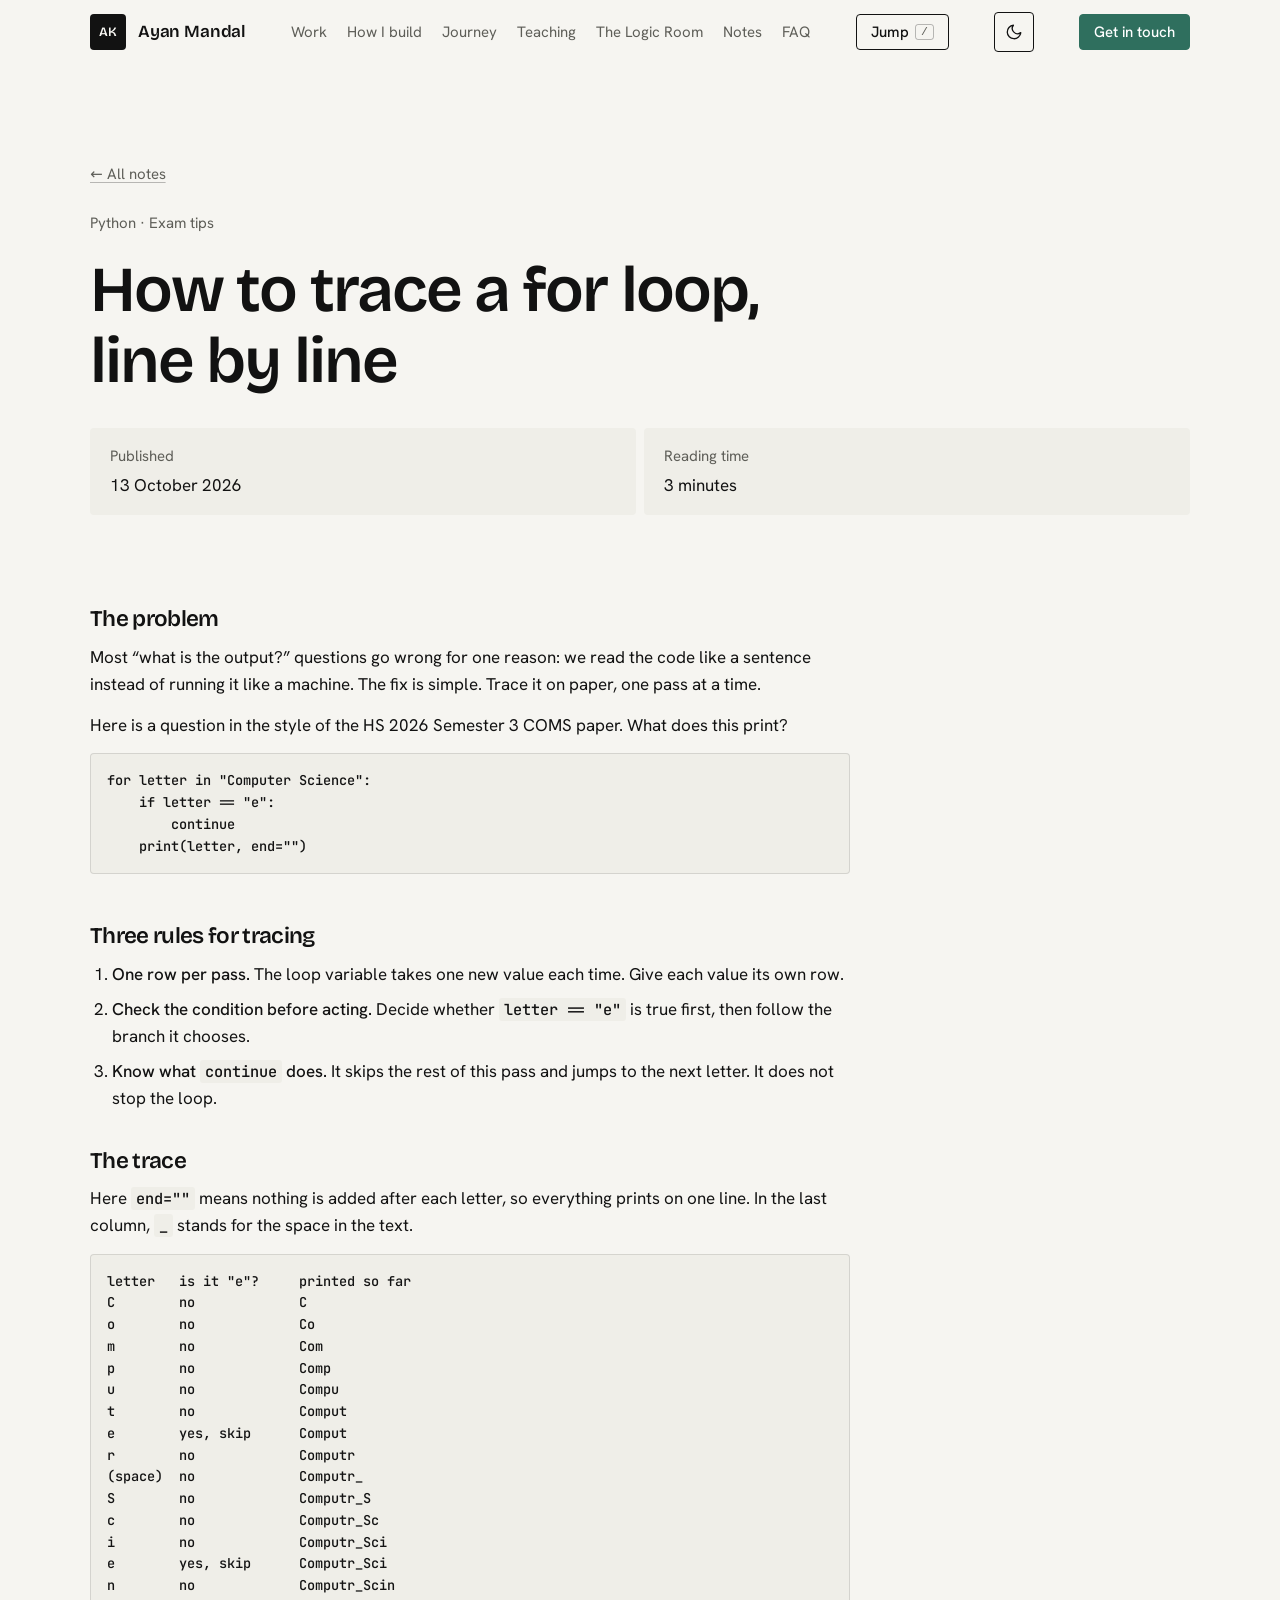
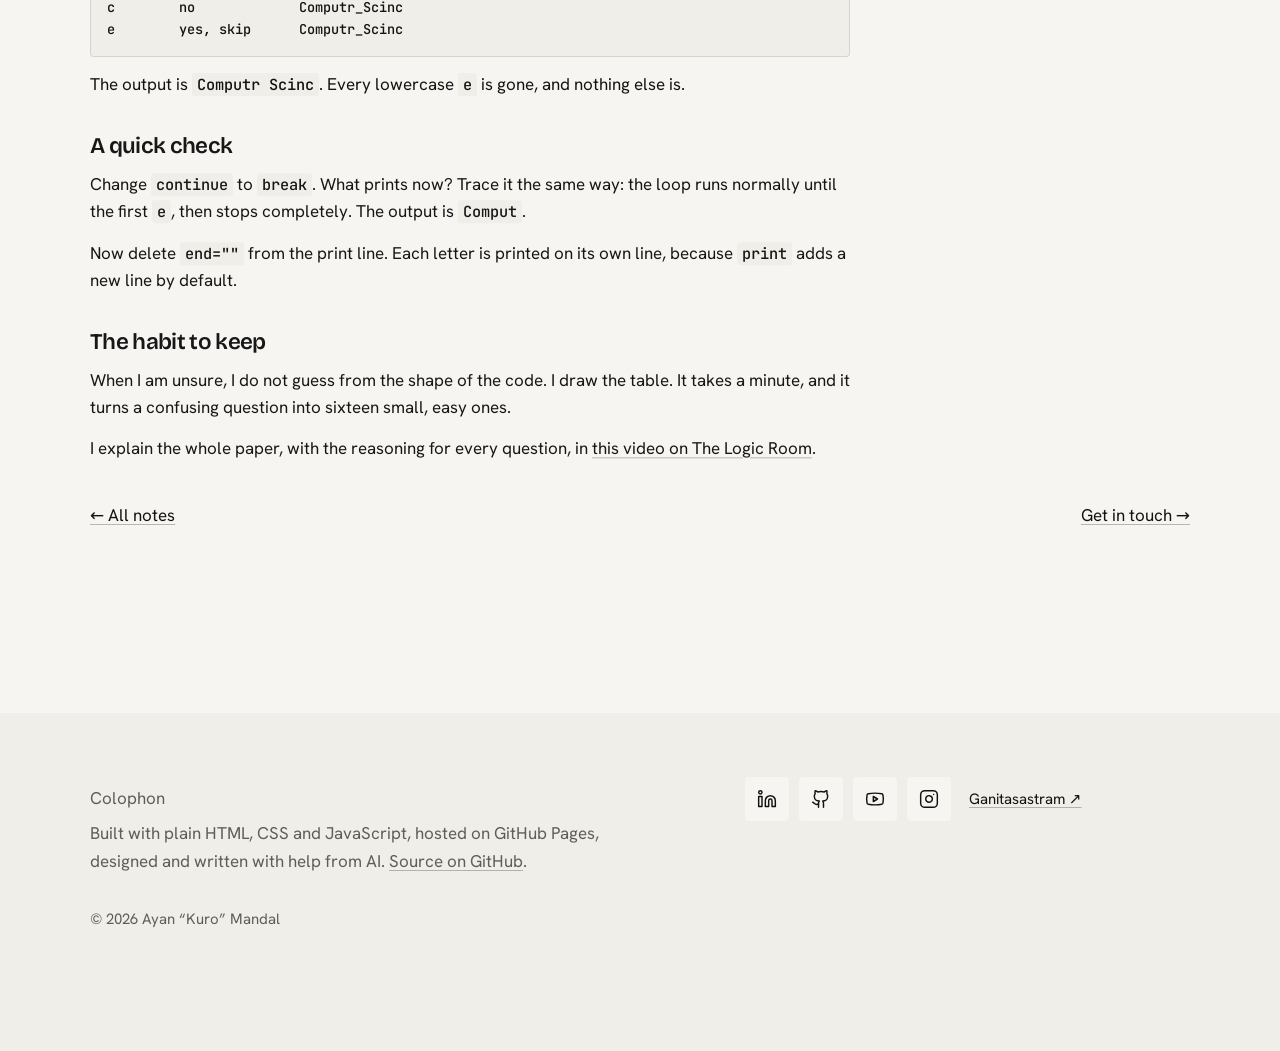
<file: notes/tracing-a-for-loop.html>
<!DOCTYPE html>
<html lang="en">
<head>
  <meta charset="UTF-8">
  <meta name="viewport" content="width=device-width, initial-scale=1.0">
  <title>How to trace a for loop, line by line | Ayan "Kuro" Mandal</title>
  <meta name="description" content="A calm way to get the right output on exam questions: trace the loop on paper, one row per pass, using a small Python example.">
  <meta name="theme-color" content="#f6f5f1">
  <link rel="canonical" href="https://stella24603.github.io/notes/tracing-a-for-loop.html">
  <link rel="icon" type="image/png" href="../assets/favicon.png">
  <link rel="apple-touch-icon" href="../assets/apple-touch-icon.png">
  <meta property="og:title" content="How to trace a for loop, line by line | Ayan &quot;Kuro&quot; Mandal">
  <meta property="og:description" content="A calm way to get the right output on exam questions: trace the loop on paper, one row per pass, using a small Python example.">
  <meta property="og:type" content="article">
  <meta property="og:url" content="https://stella24603.github.io/notes/tracing-a-for-loop.html">
  <meta property="og:image" content="https://stella24603.github.io/assets/og.png">
  <meta property="og:image:width" content="1200">
  <meta property="og:image:height" content="630">
  <meta property="og:image:alt" content="Ayan Kuro Mandal: I teach logic and build with AI. Web developer, Data Science student, CS educator.">
  <meta name="twitter:card" content="summary_large_image">
  <link rel="preload" href="../assets/fonts/hanken-grotesk-latin-400-normal.woff2" as="font" type="font/woff2" crossorigin>
  <link rel="preload" href="../assets/fonts/bricolage-grotesque-latin-600-normal.woff2" as="font" type="font/woff2" crossorigin>
  <script>try{var t=localStorage.getItem("theme");if(t!=="light"&&t!=="dark")t=matchMedia("(prefers-color-scheme: dark)").matches?"dark":"light";document.documentElement.setAttribute("data-theme",t);if(t==="dark"){var m=document.querySelector('meta[name="theme-color"]');if(m)m.setAttribute("content","#131512")}}catch(e){};document.documentElement.classList.add("js");if(!matchMedia("(prefers-reduced-motion: reduce)").matches)document.documentElement.classList.add("js-motion")</script>
  <link rel="stylesheet" href="../css/tokens.css?v=20261022">
  <link rel="stylesheet" href="../css/base.css?v=20261022">
  <link rel="stylesheet" href="../css/components.css?v=20261022">
  <script type="application/ld+json">{"@context":"https://schema.org","@type":"BlogPosting","headline":"How to trace a for loop, line by line","datePublished":"2026-10-13","dateModified":"2026-10-13","author":{"@type":"Person","name":"Ayan Mandal","alternateName":"Kuro","url":"https://stella24603.github.io/"},"mainEntityOfPage":"https://stella24603.github.io/notes/tracing-a-for-loop.html"}</script>
</head>
<body>
  <a class="skip-link" href="#main">Skip to content</a>
  <header class="site-header">
    <div class="wrap nav">
      <a class="brand" href="../index.html">
        <span class="monogram" aria-hidden="true">AK</span>
        <span>Ayan Mandal</span>
      </a>
      <button type="button" class="btn btn-sm menu-btn" aria-label="Menu" aria-expanded="false" aria-controls="nav-links"><svg viewBox="0 0 24 24" width="18" height="18" fill="none" stroke="currentColor" stroke-width="1.75" stroke-linecap="round" aria-hidden="true" focusable="false"><path class="i-open" d="M4 7h16M4 12h16M4 17h16"/><path class="i-close" d="M6 6l12 12M18 6L6 18"/></svg></button>
      <nav class="nav-links" id="nav-links" aria-label="Main">
        <a href="../index.html#work">Work</a>
        <a href="../index.html#ai">How I build</a>
        <a href="../index.html#journey">Journey</a>
        <a href="../index.html#teaching">Teaching</a>
        <a href="../index.html#logic-room">The Logic Room</a>
        <a href="../notes/">Notes</a>
        <a href="../index.html#faq">FAQ</a>
        <button type="button" class="theme-row" aria-label="Switch to dark mode"><span class="theme-row-label">Dark mode</span></button>
      </nav>
      <button type="button" class="btn btn-sm jump-btn" aria-haspopup="dialog" aria-keyshortcuts="/">Jump <kbd aria-hidden="true">/</kbd></button>
      <a class="btn btn-sm btn-primary nav-cta" href="../index.html#contact">Get in touch</a>
      <button type="button" class="btn btn-sm theme-btn" aria-label="Switch to dark mode"><svg viewBox="0 0 24 24" width="18" height="18" fill="none" stroke="currentColor" stroke-width="1.75" stroke-linecap="round" stroke-linejoin="round" aria-hidden="true" focusable="false"><path class="i-moon" d="M21 12.8A9 9 0 1 1 11.2 3a7 7 0 0 0 9.8 9.8z"/><g class="i-sun"><circle cx="12" cy="12" r="4"/><path d="M12 2v2M12 20v2M4.9 4.9l1.4 1.4M17.7 17.7l1.4 1.4M2 12h2M20 12h2M4.9 19.1l1.4-1.4M17.7 6.3l1.4-1.4"/></g></svg></button>
    </div>
  </header>

  <main id="main">
    <article>
      <section class="cs-hero">
        <div class="wrap">
          <a class="back" href="index.html">&larr; All notes</a>
          <p class="mono" style="margin-top:24px">Python &middot; Exam tips</p>
          <h1>How to trace a for loop, line by line</h1>
          <dl class="cs-meta">
            <div><dt class="mono">Published</dt><dd><time datetime="2026-10-13">13 October 2026</time></dd></div>
            <div><dt class="mono">Reading time</dt><dd>3 minutes</dd></div>
          </dl>
        </div>
      </section>

      <div class="wrap cs-body post-body">
        <section>
          <h2>The problem</h2>
          <p>Most &ldquo;what is the output?&rdquo; questions go wrong for one reason: we read the code like a sentence instead of running it like a machine. The fix is simple. Trace it on paper, one pass at a time.</p>
          <p>Here is a question in the style of the HS 2026 Semester 3 COMS paper. What does this print?</p>
          <pre><code>for letter in "Computer Science":
    if letter == "e":
        continue
    print(letter, end="")</code></pre>
        </section>

        <section>
          <h2>Three rules for tracing</h2>
          <ol>
            <li><strong>One row per pass.</strong> The loop variable takes one new value each time. Give each value its own row.</li>
            <li><strong>Check the condition before acting.</strong> Decide whether <code>letter == "e"</code> is true first, then follow the branch it chooses.</li>
            <li><strong>Know what <code>continue</code> does.</strong> It skips the rest of this pass and jumps to the next letter. It does not stop the loop.</li>
          </ol>
        </section>

        <section>
          <h2>The trace</h2>
          <p>Here <code>end=""</code> means nothing is added after each letter, so everything prints on one line. In the last column, <code>_</code> stands for the space in the text.</p>
          <pre><code>letter   is it "e"?     printed so far
C        no             C
o        no             Co
m        no             Com
p        no             Comp
u        no             Compu
t        no             Comput
e        yes, skip      Comput
r        no             Computr
(space)  no             Computr_
S        no             Computr_S
c        no             Computr_Sc
i        no             Computr_Sci
e        yes, skip      Computr_Sci
n        no             Computr_Scin
c        no             Computr_Scinc
e        yes, skip      Computr_Scinc</code></pre>
          <p>The output is <code>Computr Scinc</code>. Every lowercase <code>e</code> is gone, and nothing else is.</p>
        </section>

        <section>
          <h2>A quick check</h2>
          <p>Change <code>continue</code> to <code>break</code>. What prints now? Trace it the same way: the loop runs normally until the first <code>e</code>, then stops completely. The output is <code>Comput</code>.</p>
          <p>Now delete <code>end=""</code> from the print line. Each letter is printed on its own line, because <code>print</code> adds a new line by default.</p>
        </section>

        <section>
          <h2>The habit to keep</h2>
          <p>When I am unsure, I do not guess from the shape of the code. I draw the table. It takes a minute, and it turns a confusing question into sixteen small, easy ones.</p>
          <p>I explain the whole paper, with the reasoning for every question, in <a href="https://youtu.be/U9DQnI8sbac" target="_blank" rel="noopener">this video on The Logic Room</a>.</p>
        </section>

        <div class="cs-next">
          <a href="index.html">&larr; All notes</a>
          <a href="../index.html#contact">Get in touch &rarr;</a>
        </div>
      </div>
    </article>
  </main>

  <footer class="site-footer">
    <div class="wrap footer-grid">
      <div class="colophon">
        <p class="mono">Colophon</p>
        <p>Built with plain HTML, CSS and JavaScript, hosted on GitHub Pages, designed and written with help from AI. <a href="https://github.com/Stella24603/stella24603.github.io" target="_blank" rel="noopener">Source on GitHub</a>.</p>
      </div>
      <div class="footer-links">
        <a class="social" href="https://www.linkedin.com/in/ayan-mandal-cs/" target="_blank" rel="noopener" aria-label="LinkedIn (opens in a new tab)" title="LinkedIn"><svg viewBox="0 0 24 24" width="20" height="20" fill="none" stroke="currentColor" stroke-width="1.75" stroke-linecap="round" stroke-linejoin="round" aria-hidden="true" focusable="false"><path d="M16 8a6 6 0 0 1 6 6v7h-4v-7a2 2 0 0 0-2-2 2 2 0 0 0-2 2v7h-4v-7a6 6 0 0 1 6-6z"/><rect width="4" height="12" x="2" y="9"/><circle cx="4" cy="4" r="2"/></svg></a>
        <a class="social" href="https://github.com/Stella24603" target="_blank" rel="noopener" aria-label="GitHub (opens in a new tab)" title="GitHub"><svg viewBox="0 0 24 24" width="20" height="20" fill="none" stroke="currentColor" stroke-width="1.75" stroke-linecap="round" stroke-linejoin="round" aria-hidden="true" focusable="false"><path d="M15 22v-4a4.8 4.8 0 0 0-1-3.5c3 0 6-2 6-5.5.08-1.25-.27-2.48-1-3.5.28-1.15.28-2.35 0-3.5 0 0-1 0-3 1.5-2.64-.5-5.36-.5-8 0C6 2 5 2 5 2c-.3 1.15-.3 2.35 0 3.5A5.403 5.403 0 0 0 4 9c0 3.5 3 5.5 6 5.5-.39.49-.68 1.05-.85 1.65-.17.6-.22 1.23-.15 1.85v4"/><path d="M9 18c-4.51 2-5-2-7-2"/></svg></a>
        <a class="social" href="https://www.youtube.com/@TheLogicRoom-0b1b" target="_blank" rel="noopener" aria-label="YouTube (opens in a new tab)" title="YouTube"><svg viewBox="0 0 24 24" width="20" height="20" fill="none" stroke="currentColor" stroke-width="1.75" stroke-linecap="round" stroke-linejoin="round" aria-hidden="true" focusable="false"><path d="M2.5 17a24.12 24.12 0 0 1 0-10 2 2 0 0 1 1.4-1.4 49.56 49.56 0 0 1 16.2 0A2 2 0 0 1 21.5 7a24.12 24.12 0 0 1 0 10 2 2 0 0 1-1.4 1.4 49.55 49.55 0 0 1-16.2 0A2 2 0 0 1 2.5 17"/><path d="m10 15 5-3-5-3z"/></svg></a>
        <a class="social" href="https://www.instagram.com/thelogicroom_" target="_blank" rel="noopener" aria-label="Instagram (opens in a new tab)" title="Instagram"><svg viewBox="0 0 24 24" width="20" height="20" fill="none" stroke="currentColor" stroke-width="1.75" stroke-linecap="round" stroke-linejoin="round" aria-hidden="true" focusable="false"><rect width="20" height="20" x="2" y="2" rx="5" ry="5"/><path d="M16 11.37A4 4 0 1 1 12.63 8 4 4 0 0 1 16 11.37z"/><line x1="17.5" x2="17.51" y1="6.5" y2="6.5"/></svg></a>
        <a class="footer-site" href="https://www.ganitasastram.com" target="_blank" rel="noopener">Ganitasastram &#8599;</a>
      </div>
    </div>
    <p class="wrap copyright mono">&copy; <span id="year">2026</span> Ayan &ldquo;Kuro&rdquo; Mandal</p>
  </footer>
  <script src="../js/vendor/gsap.min.js" defer></script>
  <script src="../js/vendor/ScrollTrigger.min.js" defer></script>
  <script src="../js/main.js?v=20261022" defer></script>
  <script src="../js/localtime.js?v=20261022" defer></script>
  <script src="../js/motion.js?v=20261022" defer></script>
  <script src="../js/jumpbar.js?v=20261022" defer></script>
</body>
</html>
</file>
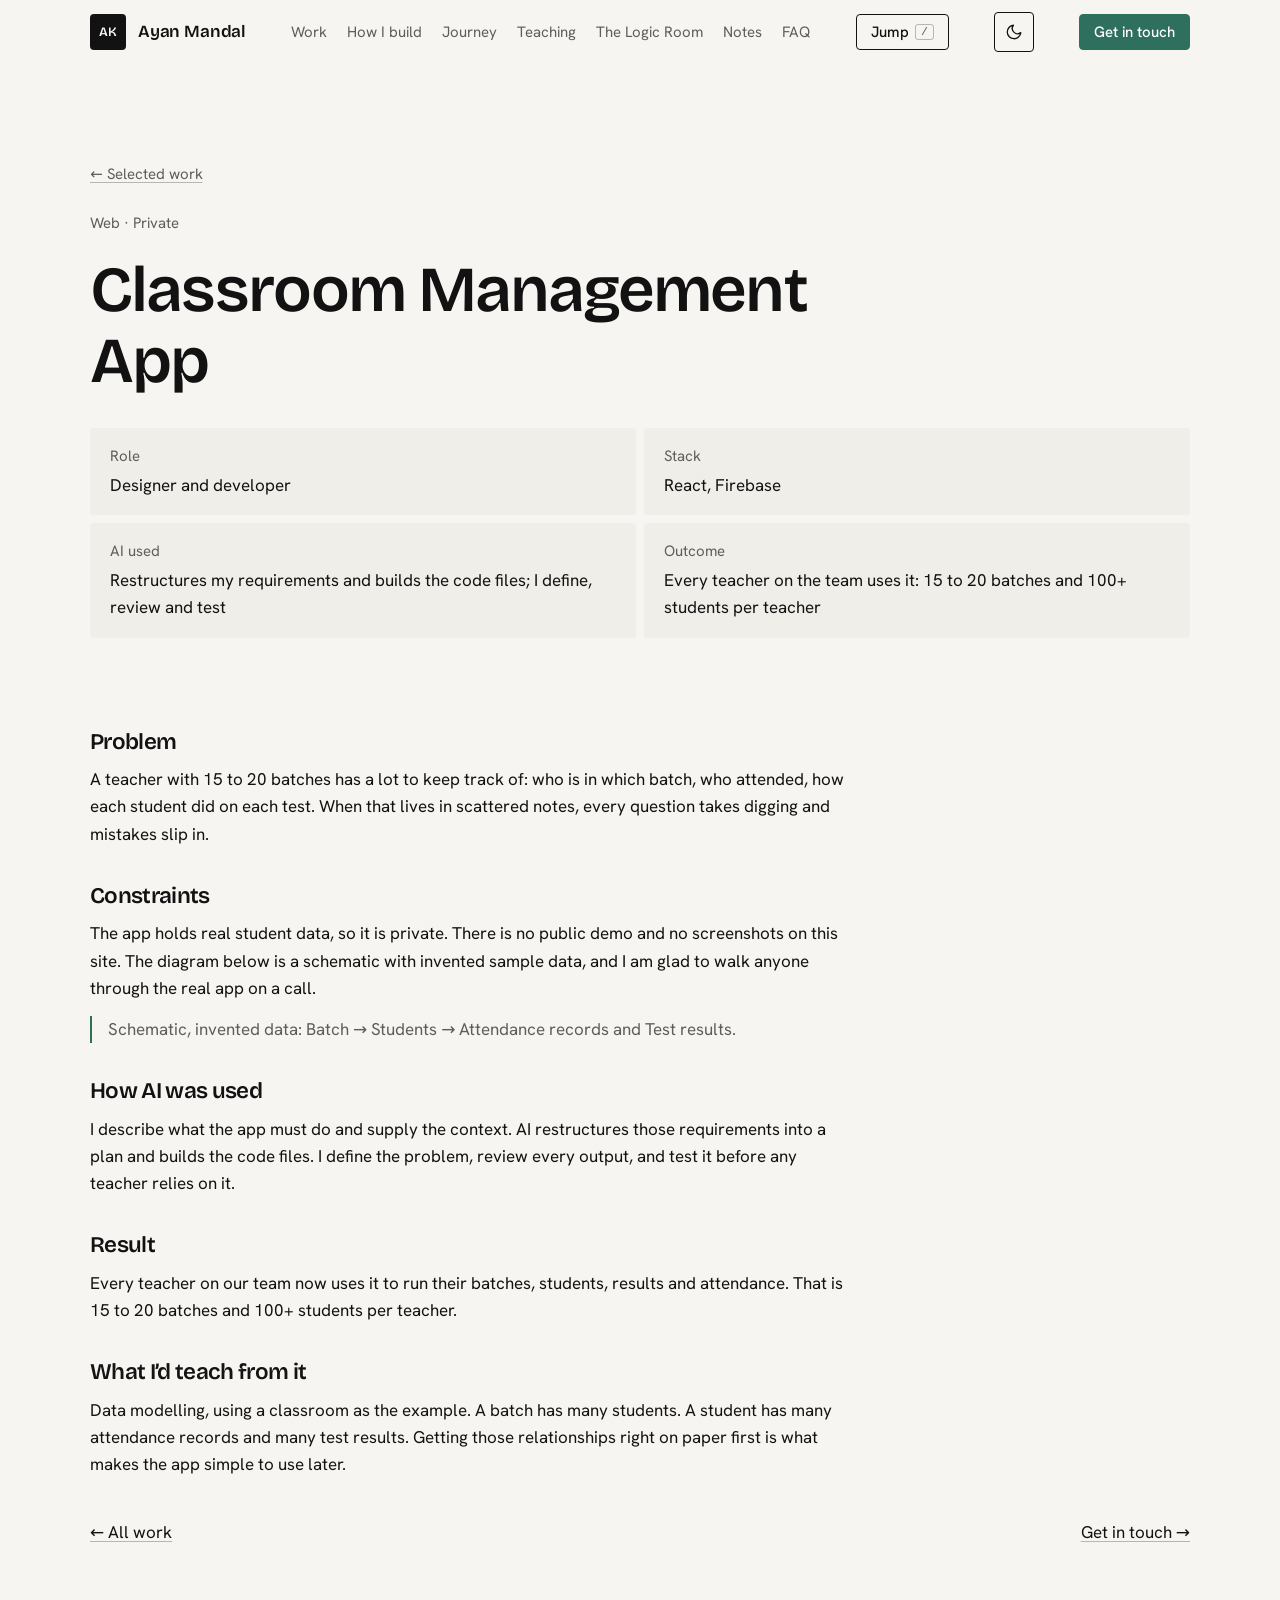
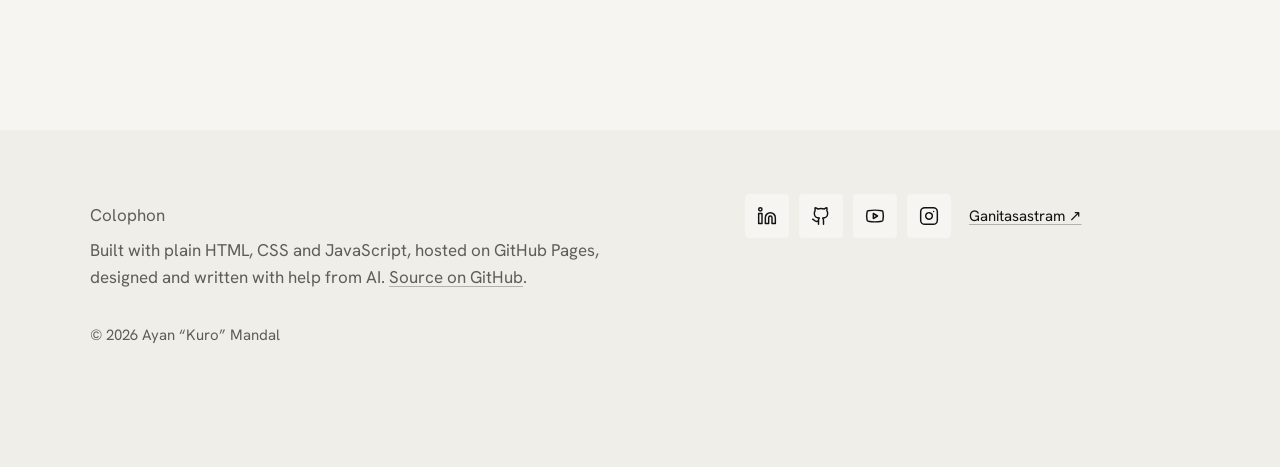
<file: work/classroom-app.html>
<!DOCTYPE html>
<html lang="en">
<head>
  <meta charset="UTF-8">
  <meta name="viewport" content="width=device-width, initial-scale=1.0">
  <title>Classroom Management App | Ayan "Kuro" Mandal</title>
  <meta name="description" content="A React and Firebase web app that lets teachers run their batches, students, results and attendance in one place.">
  <meta name="theme-color" content="#f6f5f1">
  <link rel="canonical" href="https://stella24603.github.io/work/classroom-app.html">
  <link rel="icon" type="image/png" href="../assets/favicon.png">
  <link rel="apple-touch-icon" href="../assets/apple-touch-icon.png">
  <meta property="og:title" content="Classroom Management App | Ayan &quot;Kuro&quot; Mandal">
  <meta property="og:description" content="A React and Firebase web app that lets teachers run their batches, students, results and attendance in one place.">
  <meta property="og:type" content="article">
  <meta property="og:url" content="https://stella24603.github.io/work/classroom-app.html">
  <meta property="og:image" content="https://stella24603.github.io/assets/og.png">
  <meta property="og:image:width" content="1200">
  <meta property="og:image:height" content="630">
  <meta property="og:image:alt" content="Ayan Kuro Mandal: I teach logic and build with AI. Web developer, Data Science student, CS educator.">
  <meta name="twitter:card" content="summary_large_image">
  <link rel="preload" href="../assets/fonts/hanken-grotesk-latin-400-normal.woff2" as="font" type="font/woff2" crossorigin>
  <link rel="preload" href="../assets/fonts/bricolage-grotesque-latin-600-normal.woff2" as="font" type="font/woff2" crossorigin>
  <script>try{var t=localStorage.getItem("theme");if(t!=="light"&&t!=="dark")t=matchMedia("(prefers-color-scheme: dark)").matches?"dark":"light";document.documentElement.setAttribute("data-theme",t);if(t==="dark"){var m=document.querySelector('meta[name="theme-color"]');if(m)m.setAttribute("content","#131512")}}catch(e){};document.documentElement.classList.add("js");if(!matchMedia("(prefers-reduced-motion: reduce)").matches)document.documentElement.classList.add("js-motion")</script>
  <link rel="stylesheet" href="../css/tokens.css?v=20261022">
  <link rel="stylesheet" href="../css/base.css?v=20261022">
  <link rel="stylesheet" href="../css/components.css?v=20261022">
</head>
<body>
  <a class="skip-link" href="#main">Skip to content</a>
  <header class="site-header">
    <div class="wrap nav">
      <a class="brand" href="../index.html">
        <span class="monogram" aria-hidden="true">AK</span>
        <span>Ayan Mandal</span>
      </a>
      <button type="button" class="btn btn-sm menu-btn" aria-label="Menu" aria-expanded="false" aria-controls="nav-links"><svg viewBox="0 0 24 24" width="18" height="18" fill="none" stroke="currentColor" stroke-width="1.75" stroke-linecap="round" aria-hidden="true" focusable="false"><path class="i-open" d="M4 7h16M4 12h16M4 17h16"/><path class="i-close" d="M6 6l12 12M18 6L6 18"/></svg></button>
      <nav class="nav-links" id="nav-links" aria-label="Main">
        <a href="../index.html#work">Work</a>
        <a href="../index.html#ai">How I build</a>
        <a href="../index.html#journey">Journey</a>
        <a href="../index.html#teaching">Teaching</a>
        <a href="../index.html#logic-room">The Logic Room</a>
        <a href="../notes/">Notes</a>
        <a href="../index.html#faq">FAQ</a>
        <button type="button" class="theme-row" aria-label="Switch to dark mode"><span class="theme-row-label">Dark mode</span></button>
      </nav>
      <button type="button" class="btn btn-sm jump-btn" aria-haspopup="dialog" aria-keyshortcuts="/">Jump <kbd aria-hidden="true">/</kbd></button>
      <a class="btn btn-sm btn-primary nav-cta" href="../index.html#contact">Get in touch</a>
      <button type="button" class="btn btn-sm theme-btn" aria-label="Switch to dark mode"><svg viewBox="0 0 24 24" width="18" height="18" fill="none" stroke="currentColor" stroke-width="1.75" stroke-linecap="round" stroke-linejoin="round" aria-hidden="true" focusable="false"><path class="i-moon" d="M21 12.8A9 9 0 1 1 11.2 3a7 7 0 0 0 9.8 9.8z"/><g class="i-sun"><circle cx="12" cy="12" r="4"/><path d="M12 2v2M12 20v2M4.9 4.9l1.4 1.4M17.7 17.7l1.4 1.4M2 12h2M20 12h2M4.9 19.1l1.4-1.4M17.7 6.3l1.4-1.4"/></g></svg></button>
    </div>
  </header>

  <main id="main">
    <section class="cs-hero">
      <div class="wrap">
        <a class="back" href="../index.html#work">← Selected work</a>
        <p class="mono" style="margin-top:24px">Web &middot; Private</p>
        <h1>Classroom Management App</h1>
        <dl class="cs-meta">
          <div><dt class="mono">Role</dt><dd>Designer and developer</dd></div>
          <div><dt class="mono">Stack</dt><dd>React, Firebase</dd></div>
          <div><dt class="mono">AI used</dt><dd>Restructures my requirements and builds the code files; I define, review and test</dd></div>
          <div><dt class="mono">Outcome</dt><dd>Every teacher on the team uses it: 15 to 20 batches and 100+ students per teacher</dd></div>
        </dl>
      </div>
    </section>

    <article class="cs-body">
      <div class="wrap">
        <section>
          <h2>Problem</h2>
          <p>A teacher with 15 to 20 batches has a lot to keep track of: who is in which batch, who attended, how each student did on each test. When that lives in scattered notes, every question takes digging and mistakes slip in.</p>
        </section>
        <section>
          <h2>Constraints</h2>
          <p>The app holds real student data, so it is private. There is no public demo and no screenshots on this site. The diagram below is a schematic with invented sample data, and I am glad to walk anyone through the real app on a call.</p>
          <p class="cs-note">Schematic, invented data: Batch &rarr; Students &rarr; Attendance records and Test results.</p>
        </section>
        <section>
          <h2>How AI was used</h2>
          <p>I describe what the app must do and supply the context. AI restructures those requirements into a plan and builds the code files. I define the problem, review every output, and test it before any teacher relies on it.</p>
        </section>
        <section>
          <h2>Result</h2>
          <p>Every teacher on our team now uses it to run their batches, students, results and attendance. That is 15 to 20 batches and 100+ students per teacher.</p>
        </section>
        <section>
          <h2>What I&rsquo;d teach from it</h2>
          <p>Data modelling, using a classroom as the example. A batch has many students. A student has many attendance records and many test results. Getting those relationships right on paper first is what makes the app simple to use later.</p>
        </section>
        <div class="cs-next">
          <a href="../index.html#work">← All work</a>
          <a href="../index.html#contact">Get in touch →</a>
        </div>
      </div>
    </article>
  </main>

  <footer class="site-footer">
    <div class="wrap footer-grid">
      <div class="colophon">
        <p class="mono">Colophon</p>
        <p>Built with plain HTML, CSS and JavaScript, hosted on GitHub Pages, designed and written with help from AI. <a href="https://github.com/Stella24603/stella24603.github.io" target="_blank" rel="noopener">Source on GitHub</a>.</p>
      </div>
      <div class="footer-links">
        <a class="social" href="https://www.linkedin.com/in/ayan-mandal-cs/" target="_blank" rel="noopener" aria-label="LinkedIn (opens in a new tab)" title="LinkedIn"><svg viewBox="0 0 24 24" width="20" height="20" fill="none" stroke="currentColor" stroke-width="1.75" stroke-linecap="round" stroke-linejoin="round" aria-hidden="true" focusable="false"><path d="M16 8a6 6 0 0 1 6 6v7h-4v-7a2 2 0 0 0-2-2 2 2 0 0 0-2 2v7h-4v-7a6 6 0 0 1 6-6z"/><rect width="4" height="12" x="2" y="9"/><circle cx="4" cy="4" r="2"/></svg></a>
        <a class="social" href="https://github.com/Stella24603" target="_blank" rel="noopener" aria-label="GitHub (opens in a new tab)" title="GitHub"><svg viewBox="0 0 24 24" width="20" height="20" fill="none" stroke="currentColor" stroke-width="1.75" stroke-linecap="round" stroke-linejoin="round" aria-hidden="true" focusable="false"><path d="M15 22v-4a4.8 4.8 0 0 0-1-3.5c3 0 6-2 6-5.5.08-1.25-.27-2.48-1-3.5.28-1.15.28-2.35 0-3.5 0 0-1 0-3 1.5-2.64-.5-5.36-.5-8 0C6 2 5 2 5 2c-.3 1.15-.3 2.35 0 3.5A5.403 5.403 0 0 0 4 9c0 3.5 3 5.5 6 5.5-.39.49-.68 1.05-.85 1.65-.17.6-.22 1.23-.15 1.85v4"/><path d="M9 18c-4.51 2-5-2-7-2"/></svg></a>
        <a class="social" href="https://www.youtube.com/@TheLogicRoom-0b1b" target="_blank" rel="noopener" aria-label="YouTube (opens in a new tab)" title="YouTube"><svg viewBox="0 0 24 24" width="20" height="20" fill="none" stroke="currentColor" stroke-width="1.75" stroke-linecap="round" stroke-linejoin="round" aria-hidden="true" focusable="false"><path d="M2.5 17a24.12 24.12 0 0 1 0-10 2 2 0 0 1 1.4-1.4 49.56 49.56 0 0 1 16.2 0A2 2 0 0 1 21.5 7a24.12 24.12 0 0 1 0 10 2 2 0 0 1-1.4 1.4 49.55 49.55 0 0 1-16.2 0A2 2 0 0 1 2.5 17"/><path d="m10 15 5-3-5-3z"/></svg></a>
        <a class="social" href="https://www.instagram.com/thelogicroom_" target="_blank" rel="noopener" aria-label="Instagram (opens in a new tab)" title="Instagram"><svg viewBox="0 0 24 24" width="20" height="20" fill="none" stroke="currentColor" stroke-width="1.75" stroke-linecap="round" stroke-linejoin="round" aria-hidden="true" focusable="false"><rect width="20" height="20" x="2" y="2" rx="5" ry="5"/><path d="M16 11.37A4 4 0 1 1 12.63 8 4 4 0 0 1 16 11.37z"/><line x1="17.5" x2="17.51" y1="6.5" y2="6.5"/></svg></a>
        <a class="footer-site" href="https://www.ganitasastram.com" target="_blank" rel="noopener">Ganitasastram &#8599;</a>
      </div>
    </div>
    <p class="wrap copyright mono">&copy; <span id="year">2026</span> Ayan &ldquo;Kuro&rdquo; Mandal</p>
  </footer>
  <script src="../js/vendor/gsap.min.js" defer></script>
  <script src="../js/vendor/ScrollTrigger.min.js" defer></script>
  <script src="../js/main.js?v=20261022" defer></script>
  <script src="../js/localtime.js?v=20261022" defer></script>
  <script src="../js/motion.js?v=20261022" defer></script>
  <script src="../js/jumpbar.js?v=20261022" defer></script>
</body>
</html>
</file>
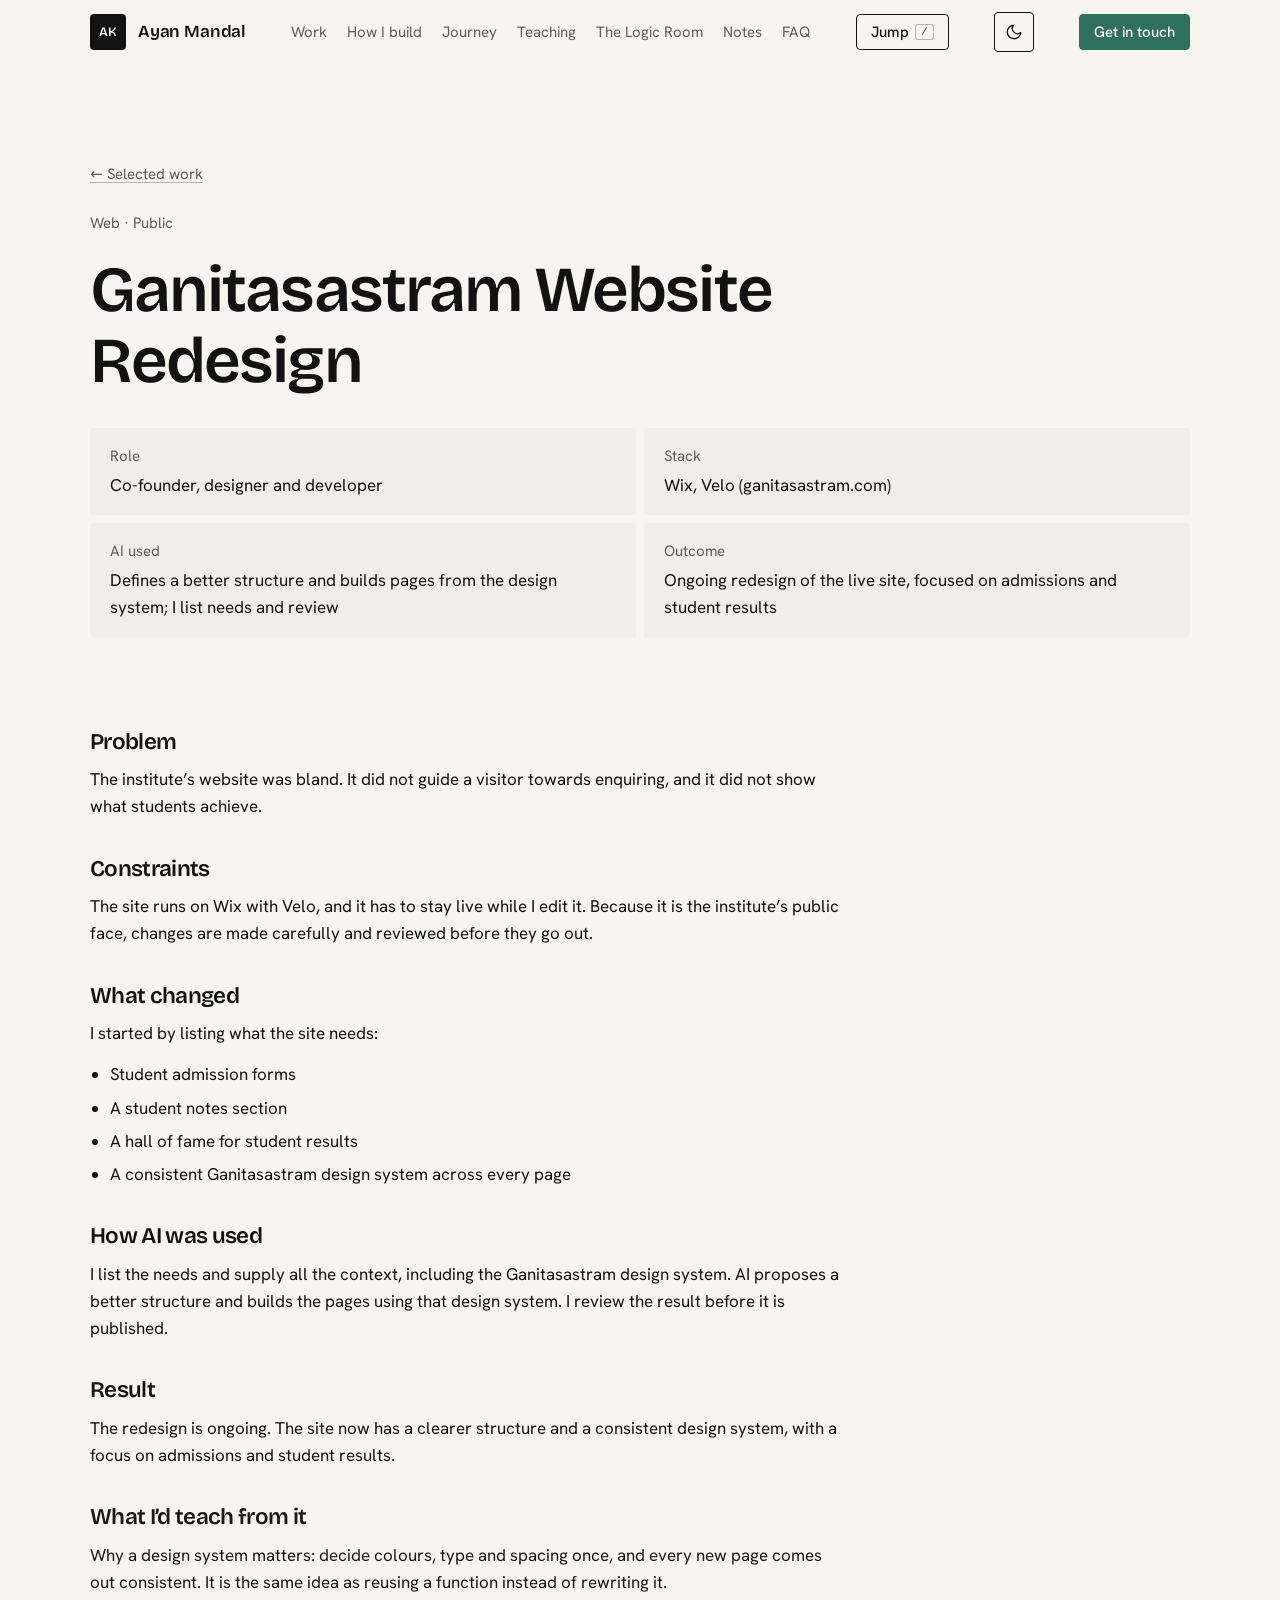
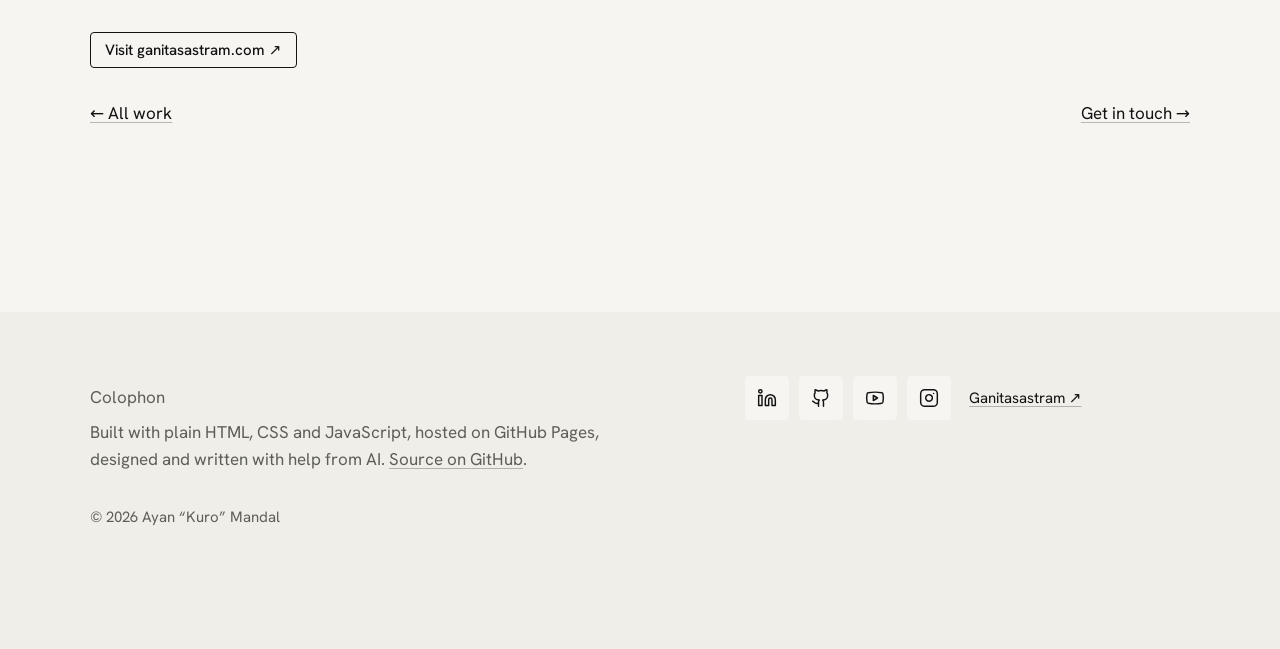
<file: work/ganitasastram-website.html>
<!DOCTYPE html>
<html lang="en">
<head>
  <meta charset="UTF-8">
  <meta name="viewport" content="width=device-width, initial-scale=1.0">
  <title>Ganitasastram Website Redesign | Ayan "Kuro" Mandal</title>
  <meta name="description" content="An ongoing redesign of the Ganitasastram institute website on Wix and Velo, with a proper structure and a consistent design system.">
  <meta name="theme-color" content="#f6f5f1">
  <link rel="canonical" href="https://stella24603.github.io/work/ganitasastram-website.html">
  <link rel="icon" type="image/png" href="../assets/favicon.png">
  <link rel="apple-touch-icon" href="../assets/apple-touch-icon.png">
  <meta property="og:title" content="Ganitasastram Website Redesign | Ayan &quot;Kuro&quot; Mandal">
  <meta property="og:description" content="An ongoing redesign of the Ganitasastram institute website on Wix and Velo, with a proper structure and a consistent design system.">
  <meta property="og:type" content="article">
  <meta property="og:url" content="https://stella24603.github.io/work/ganitasastram-website.html">
  <meta property="og:image" content="https://stella24603.github.io/assets/og.png">
  <meta property="og:image:width" content="1200">
  <meta property="og:image:height" content="630">
  <meta property="og:image:alt" content="Ayan Kuro Mandal: I teach logic and build with AI. Web developer, Data Science student, CS educator.">
  <meta name="twitter:card" content="summary_large_image">
  <link rel="preload" href="../assets/fonts/hanken-grotesk-latin-400-normal.woff2" as="font" type="font/woff2" crossorigin>
  <link rel="preload" href="../assets/fonts/bricolage-grotesque-latin-600-normal.woff2" as="font" type="font/woff2" crossorigin>
  <script>try{var t=localStorage.getItem("theme");if(t!=="light"&&t!=="dark")t=matchMedia("(prefers-color-scheme: dark)").matches?"dark":"light";document.documentElement.setAttribute("data-theme",t);if(t==="dark"){var m=document.querySelector('meta[name="theme-color"]');if(m)m.setAttribute("content","#131512")}}catch(e){};document.documentElement.classList.add("js");if(!matchMedia("(prefers-reduced-motion: reduce)").matches)document.documentElement.classList.add("js-motion")</script>
  <link rel="stylesheet" href="../css/tokens.css?v=20261022">
  <link rel="stylesheet" href="../css/base.css?v=20261022">
  <link rel="stylesheet" href="../css/components.css?v=20261022">
</head>
<body>
  <a class="skip-link" href="#main">Skip to content</a>
  <header class="site-header">
    <div class="wrap nav">
      <a class="brand" href="../index.html">
        <span class="monogram" aria-hidden="true">AK</span>
        <span>Ayan Mandal</span>
      </a>
      <button type="button" class="btn btn-sm menu-btn" aria-label="Menu" aria-expanded="false" aria-controls="nav-links"><svg viewBox="0 0 24 24" width="18" height="18" fill="none" stroke="currentColor" stroke-width="1.75" stroke-linecap="round" aria-hidden="true" focusable="false"><path class="i-open" d="M4 7h16M4 12h16M4 17h16"/><path class="i-close" d="M6 6l12 12M18 6L6 18"/></svg></button>
      <nav class="nav-links" id="nav-links" aria-label="Main">
        <a href="../index.html#work">Work</a>
        <a href="../index.html#ai">How I build</a>
        <a href="../index.html#journey">Journey</a>
        <a href="../index.html#teaching">Teaching</a>
        <a href="../index.html#logic-room">The Logic Room</a>
        <a href="../notes/">Notes</a>
        <a href="../index.html#faq">FAQ</a>
        <button type="button" class="theme-row" aria-label="Switch to dark mode"><span class="theme-row-label">Dark mode</span></button>
      </nav>
      <button type="button" class="btn btn-sm jump-btn" aria-haspopup="dialog" aria-keyshortcuts="/">Jump <kbd aria-hidden="true">/</kbd></button>
      <a class="btn btn-sm btn-primary nav-cta" href="../index.html#contact">Get in touch</a>
      <button type="button" class="btn btn-sm theme-btn" aria-label="Switch to dark mode"><svg viewBox="0 0 24 24" width="18" height="18" fill="none" stroke="currentColor" stroke-width="1.75" stroke-linecap="round" stroke-linejoin="round" aria-hidden="true" focusable="false"><path class="i-moon" d="M21 12.8A9 9 0 1 1 11.2 3a7 7 0 0 0 9.8 9.8z"/><g class="i-sun"><circle cx="12" cy="12" r="4"/><path d="M12 2v2M12 20v2M4.9 4.9l1.4 1.4M17.7 17.7l1.4 1.4M2 12h2M20 12h2M4.9 19.1l1.4-1.4M17.7 6.3l1.4-1.4"/></g></svg></button>
    </div>
  </header>

  <main id="main">
    <section class="cs-hero">
      <div class="wrap">
        <a class="back" href="../index.html#work">← Selected work</a>
        <p class="mono" style="margin-top:24px">Web &middot; Public</p>
        <h1>Ganitasastram Website Redesign</h1>
        <dl class="cs-meta">
          <div><dt class="mono">Role</dt><dd>Co-founder, designer and developer</dd></div>
          <div><dt class="mono">Stack</dt><dd>Wix, Velo (ganitasastram.com)</dd></div>
          <div><dt class="mono">AI used</dt><dd>Defines a better structure and builds pages from the design system; I list needs and review</dd></div>
          <div><dt class="mono">Outcome</dt><dd>Ongoing redesign of the live site, focused on admissions and student results</dd></div>
        </dl>
      </div>
    </section>

    <article class="cs-body">
      <div class="wrap">
        <section>
          <h2>Problem</h2>
          <p>The institute&rsquo;s website was bland. It did not guide a visitor towards enquiring, and it did not show what students achieve.</p>
        </section>
        <section>
          <h2>Constraints</h2>
          <p>The site runs on Wix with Velo, and it has to stay live while I edit it. Because it is the institute&rsquo;s public face, changes are made carefully and reviewed before they go out.</p>
        </section>
        <section>
          <h2>What changed</h2>
          <p>I started by listing what the site needs:</p>
          <ul><li>Student admission forms</li><li>A student notes section</li><li>A hall of fame for student results</li><li>A consistent Ganitasastram design system across every page</li></ul>
        </section>
        <section>
          <h2>How AI was used</h2>
          <p>I list the needs and supply all the context, including the Ganitasastram design system. AI proposes a better structure and builds the pages using that design system. I review the result before it is published.</p>
        </section>
        <section>
          <h2>Result</h2>
          <p>The redesign is ongoing. The site now has a clearer structure and a consistent design system, with a focus on admissions and student results.</p>
        </section>
        <section>
          <h2>What I&rsquo;d teach from it</h2>
          <p>Why a design system matters: decide colours, type and spacing once, and every new page comes out consistent. It is the same idea as reusing a function instead of rewriting it.</p>
        </section>
        <p style="margin-top:28px"><a class="btn btn-sm" href="https://www.ganitasastram.com" target="_blank" rel="noopener">Visit ganitasastram.com &#8599;</a></p>
        <div class="cs-next">
          <a href="../index.html#work">← All work</a>
          <a href="../index.html#contact">Get in touch →</a>
        </div>
      </div>
    </article>
  </main>

  <footer class="site-footer">
    <div class="wrap footer-grid">
      <div class="colophon">
        <p class="mono">Colophon</p>
        <p>Built with plain HTML, CSS and JavaScript, hosted on GitHub Pages, designed and written with help from AI. <a href="https://github.com/Stella24603/stella24603.github.io" target="_blank" rel="noopener">Source on GitHub</a>.</p>
      </div>
      <div class="footer-links">
        <a class="social" href="https://www.linkedin.com/in/ayan-mandal-cs/" target="_blank" rel="noopener" aria-label="LinkedIn (opens in a new tab)" title="LinkedIn"><svg viewBox="0 0 24 24" width="20" height="20" fill="none" stroke="currentColor" stroke-width="1.75" stroke-linecap="round" stroke-linejoin="round" aria-hidden="true" focusable="false"><path d="M16 8a6 6 0 0 1 6 6v7h-4v-7a2 2 0 0 0-2-2 2 2 0 0 0-2 2v7h-4v-7a6 6 0 0 1 6-6z"/><rect width="4" height="12" x="2" y="9"/><circle cx="4" cy="4" r="2"/></svg></a>
        <a class="social" href="https://github.com/Stella24603" target="_blank" rel="noopener" aria-label="GitHub (opens in a new tab)" title="GitHub"><svg viewBox="0 0 24 24" width="20" height="20" fill="none" stroke="currentColor" stroke-width="1.75" stroke-linecap="round" stroke-linejoin="round" aria-hidden="true" focusable="false"><path d="M15 22v-4a4.8 4.8 0 0 0-1-3.5c3 0 6-2 6-5.5.08-1.25-.27-2.48-1-3.5.28-1.15.28-2.35 0-3.5 0 0-1 0-3 1.5-2.64-.5-5.36-.5-8 0C6 2 5 2 5 2c-.3 1.15-.3 2.35 0 3.5A5.403 5.403 0 0 0 4 9c0 3.5 3 5.5 6 5.5-.39.49-.68 1.05-.85 1.65-.17.6-.22 1.23-.15 1.85v4"/><path d="M9 18c-4.51 2-5-2-7-2"/></svg></a>
        <a class="social" href="https://www.youtube.com/@TheLogicRoom-0b1b" target="_blank" rel="noopener" aria-label="YouTube (opens in a new tab)" title="YouTube"><svg viewBox="0 0 24 24" width="20" height="20" fill="none" stroke="currentColor" stroke-width="1.75" stroke-linecap="round" stroke-linejoin="round" aria-hidden="true" focusable="false"><path d="M2.5 17a24.12 24.12 0 0 1 0-10 2 2 0 0 1 1.4-1.4 49.56 49.56 0 0 1 16.2 0A2 2 0 0 1 21.5 7a24.12 24.12 0 0 1 0 10 2 2 0 0 1-1.4 1.4 49.55 49.55 0 0 1-16.2 0A2 2 0 0 1 2.5 17"/><path d="m10 15 5-3-5-3z"/></svg></a>
        <a class="social" href="https://www.instagram.com/thelogicroom_" target="_blank" rel="noopener" aria-label="Instagram (opens in a new tab)" title="Instagram"><svg viewBox="0 0 24 24" width="20" height="20" fill="none" stroke="currentColor" stroke-width="1.75" stroke-linecap="round" stroke-linejoin="round" aria-hidden="true" focusable="false"><rect width="20" height="20" x="2" y="2" rx="5" ry="5"/><path d="M16 11.37A4 4 0 1 1 12.63 8 4 4 0 0 1 16 11.37z"/><line x1="17.5" x2="17.51" y1="6.5" y2="6.5"/></svg></a>
        <a class="footer-site" href="https://www.ganitasastram.com" target="_blank" rel="noopener">Ganitasastram &#8599;</a>
      </div>
    </div>
    <p class="wrap copyright mono">&copy; <span id="year">2026</span> Ayan &ldquo;Kuro&rdquo; Mandal</p>
  </footer>
  <script src="../js/vendor/gsap.min.js" defer></script>
  <script src="../js/vendor/ScrollTrigger.min.js" defer></script>
  <script src="../js/main.js?v=20261022" defer></script>
  <script src="../js/localtime.js?v=20261022" defer></script>
  <script src="../js/motion.js?v=20261022" defer></script>
  <script src="../js/jumpbar.js?v=20261022" defer></script>
</body>
</html>
</file>
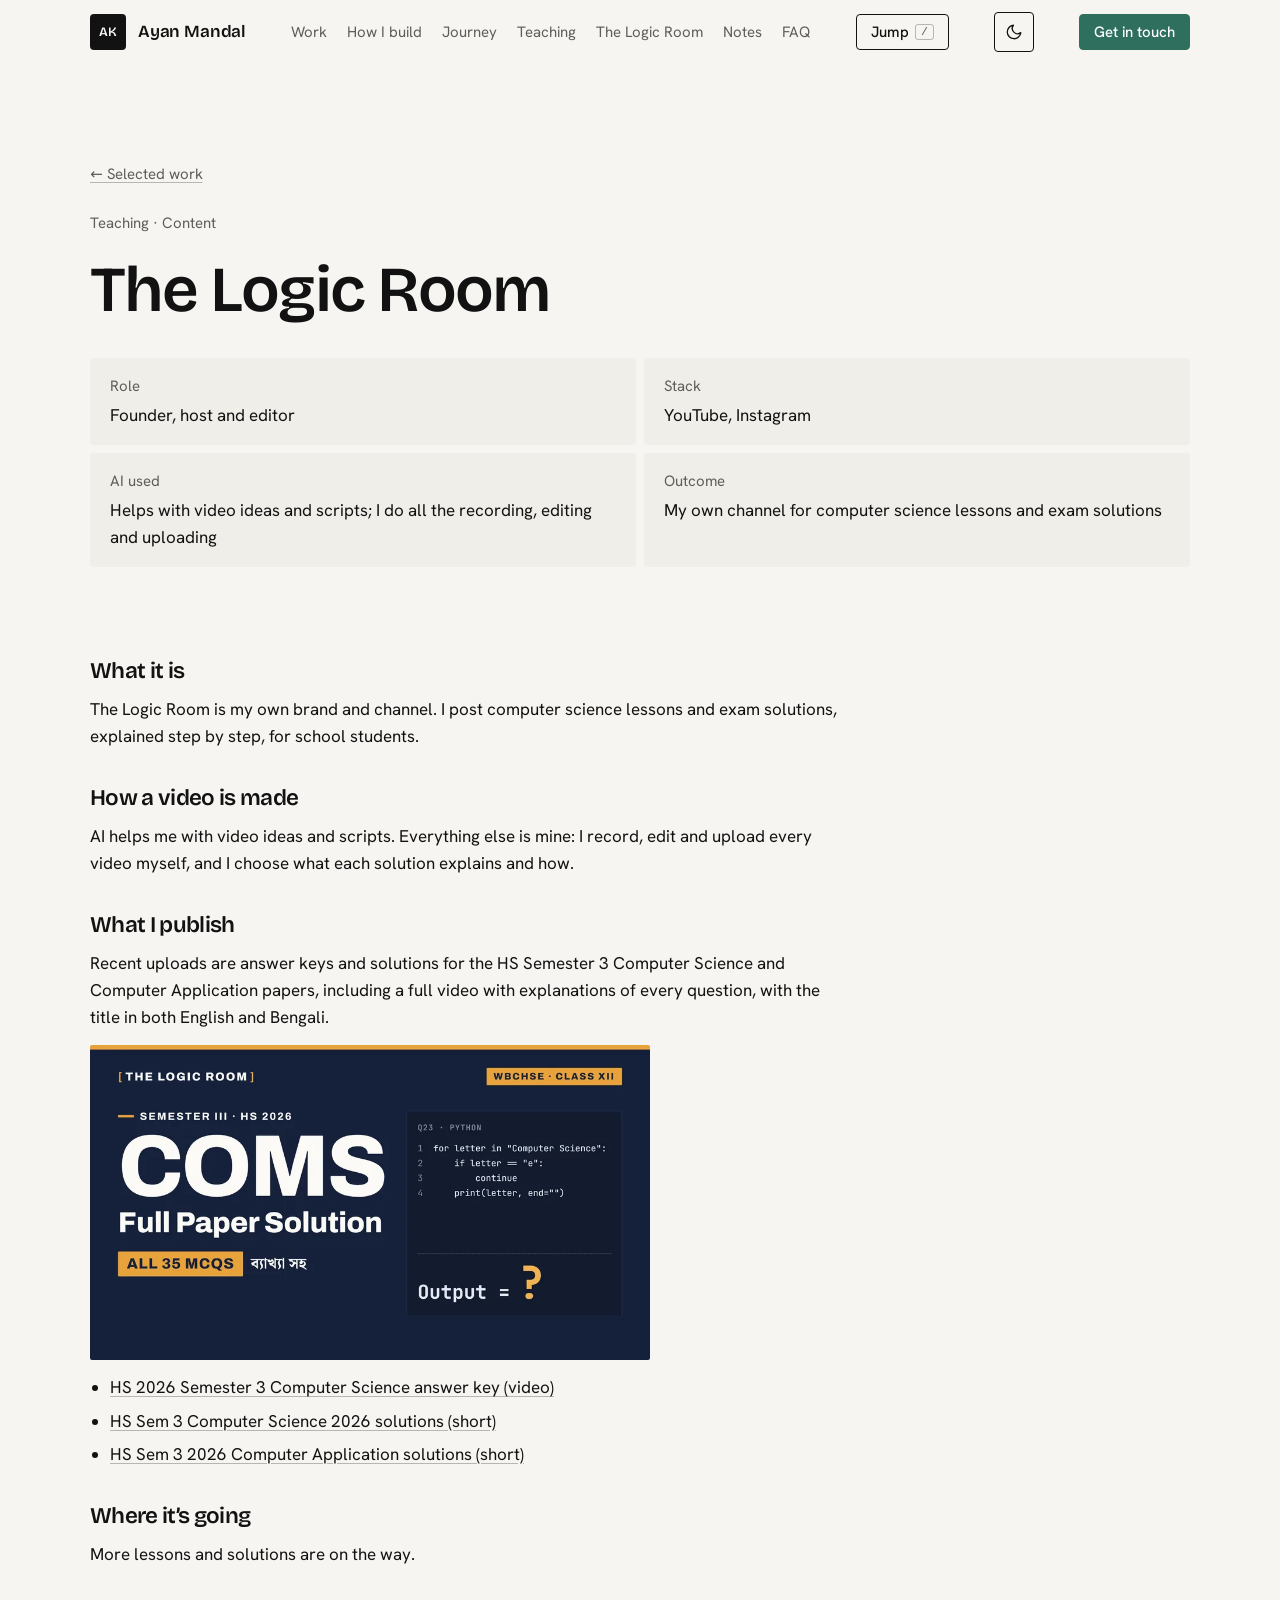
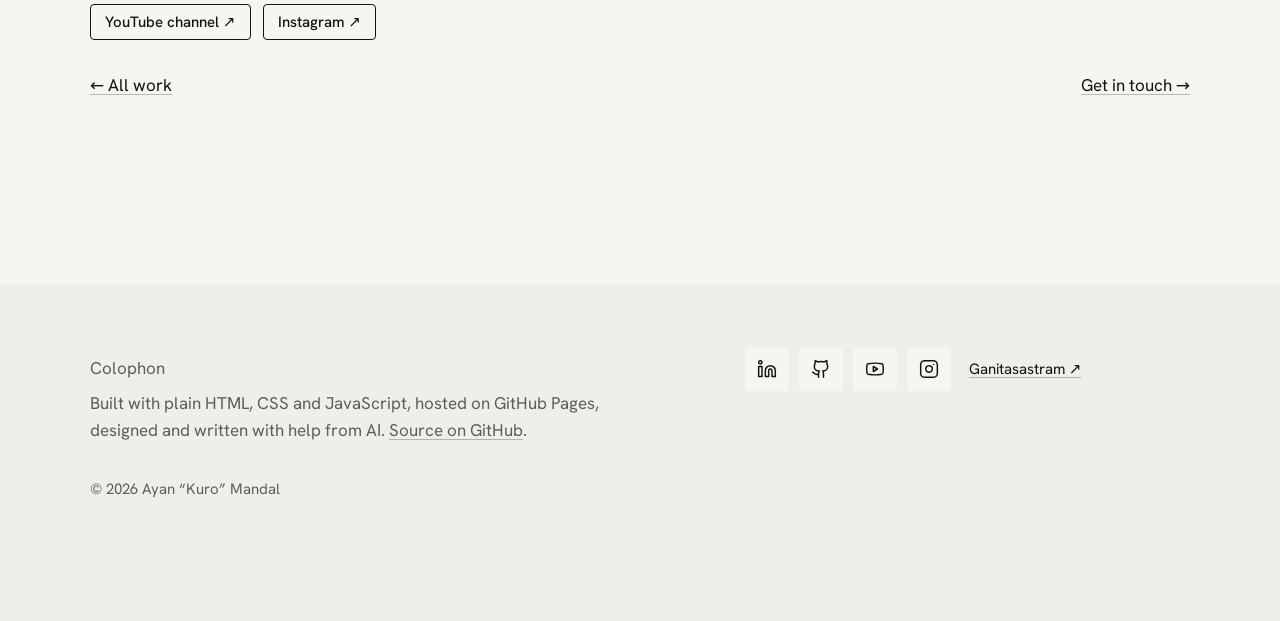
<file: work/logic-room.html>
<!DOCTYPE html>
<html lang="en">
<head>
  <meta charset="UTF-8">
  <meta name="viewport" content="width=device-width, initial-scale=1.0">
  <title>The Logic Room | Ayan "Kuro" Mandal</title>
  <meta name="description" content="My YouTube channel and Instagram page: computer science lessons and exam solutions, explained step by step.">
  <meta name="theme-color" content="#f6f5f1">
  <link rel="canonical" href="https://stella24603.github.io/work/logic-room.html">
  <link rel="icon" type="image/png" href="../assets/favicon.png">
  <link rel="apple-touch-icon" href="../assets/apple-touch-icon.png">
  <meta property="og:title" content="The Logic Room | Ayan &quot;Kuro&quot; Mandal">
  <meta property="og:description" content="My YouTube channel and Instagram page: computer science lessons and exam solutions, explained step by step.">
  <meta property="og:type" content="article">
  <meta property="og:url" content="https://stella24603.github.io/work/logic-room.html">
  <meta property="og:image" content="https://stella24603.github.io/assets/og.png">
  <meta property="og:image:width" content="1200">
  <meta property="og:image:height" content="630">
  <meta property="og:image:alt" content="Ayan Kuro Mandal: I teach logic and build with AI. Web developer, Data Science student, CS educator.">
  <meta name="twitter:card" content="summary_large_image">
  <link rel="preload" href="../assets/fonts/hanken-grotesk-latin-400-normal.woff2" as="font" type="font/woff2" crossorigin>
  <link rel="preload" href="../assets/fonts/bricolage-grotesque-latin-600-normal.woff2" as="font" type="font/woff2" crossorigin>
  <script>try{var t=localStorage.getItem("theme");if(t!=="light"&&t!=="dark")t=matchMedia("(prefers-color-scheme: dark)").matches?"dark":"light";document.documentElement.setAttribute("data-theme",t);if(t==="dark"){var m=document.querySelector('meta[name="theme-color"]');if(m)m.setAttribute("content","#131512")}}catch(e){};document.documentElement.classList.add("js");if(!matchMedia("(prefers-reduced-motion: reduce)").matches)document.documentElement.classList.add("js-motion")</script>
  <link rel="stylesheet" href="../css/tokens.css?v=20261022">
  <link rel="stylesheet" href="../css/base.css?v=20261022">
  <link rel="stylesheet" href="../css/components.css?v=20261022">
</head>
<body>
  <a class="skip-link" href="#main">Skip to content</a>
  <header class="site-header">
    <div class="wrap nav">
      <a class="brand" href="../index.html">
        <span class="monogram" aria-hidden="true">AK</span>
        <span>Ayan Mandal</span>
      </a>
      <button type="button" class="btn btn-sm menu-btn" aria-label="Menu" aria-expanded="false" aria-controls="nav-links"><svg viewBox="0 0 24 24" width="18" height="18" fill="none" stroke="currentColor" stroke-width="1.75" stroke-linecap="round" aria-hidden="true" focusable="false"><path class="i-open" d="M4 7h16M4 12h16M4 17h16"/><path class="i-close" d="M6 6l12 12M18 6L6 18"/></svg></button>
      <nav class="nav-links" id="nav-links" aria-label="Main">
        <a href="../index.html#work">Work</a>
        <a href="../index.html#ai">How I build</a>
        <a href="../index.html#journey">Journey</a>
        <a href="../index.html#teaching">Teaching</a>
        <a href="../index.html#logic-room">The Logic Room</a>
        <a href="../notes/">Notes</a>
        <a href="../index.html#faq">FAQ</a>
        <button type="button" class="theme-row" aria-label="Switch to dark mode"><span class="theme-row-label">Dark mode</span></button>
      </nav>
      <button type="button" class="btn btn-sm jump-btn" aria-haspopup="dialog" aria-keyshortcuts="/">Jump <kbd aria-hidden="true">/</kbd></button>
      <a class="btn btn-sm btn-primary nav-cta" href="../index.html#contact">Get in touch</a>
      <button type="button" class="btn btn-sm theme-btn" aria-label="Switch to dark mode"><svg viewBox="0 0 24 24" width="18" height="18" fill="none" stroke="currentColor" stroke-width="1.75" stroke-linecap="round" stroke-linejoin="round" aria-hidden="true" focusable="false"><path class="i-moon" d="M21 12.8A9 9 0 1 1 11.2 3a7 7 0 0 0 9.8 9.8z"/><g class="i-sun"><circle cx="12" cy="12" r="4"/><path d="M12 2v2M12 20v2M4.9 4.9l1.4 1.4M17.7 17.7l1.4 1.4M2 12h2M20 12h2M4.9 19.1l1.4-1.4M17.7 6.3l1.4-1.4"/></g></svg></button>
    </div>
  </header>

  <main id="main">
    <section class="cs-hero">
      <div class="wrap">
        <a class="back" href="../index.html#work">← Selected work</a>
        <p class="mono" style="margin-top:24px">Teaching &middot; Content</p>
        <h1>The Logic Room</h1>
        <dl class="cs-meta">
          <div><dt class="mono">Role</dt><dd>Founder, host and editor</dd></div>
          <div><dt class="mono">Stack</dt><dd>YouTube, Instagram</dd></div>
          <div><dt class="mono">AI used</dt><dd>Helps with video ideas and scripts; I do all the recording, editing and uploading</dd></div>
          <div><dt class="mono">Outcome</dt><dd>My own channel for computer science lessons and exam solutions</dd></div>
        </dl>
      </div>
    </section>

    <article class="cs-body">
      <div class="wrap">
        <section>
          <h2>What it is</h2>
          <p>The Logic Room is my own brand and channel. I post computer science lessons and exam solutions, explained step by step, for school students.</p>
        </section>
        <section>
          <h2>How a video is made</h2>
          <p>AI helps me with video ideas and scripts. Everything else is mine: I record, edit and upload every video myself, and I choose what each solution explains and how.</p>
        </section>
        <section>
          <h2>What I publish</h2>
          <p>Recent uploads are answer keys and solutions for the HS Semester 3 Computer Science and Computer Application papers, including a full video with explanations of every question, with the title in both English and Bengali.</p>
          <p><a class="lr-thumb" style="max-width:560px" href="https://youtu.be/U9DQnI8sbac" target="_blank" rel="noopener" aria-label="Watch the full COMS paper solution on YouTube"><img src="../assets/img/lr-coms-full-paper.webp" alt="Thumbnail: The Logic Room, WBCHSE Class XII, Semester III HS 2026 COMS full paper solution, all 35 MCQs with explanation" width="960" height="540" loading="lazy" decoding="async"></a></p>
          <ul><li><a href="https://youtu.be/U9DQnI8sbac" target="_blank" rel="noopener">HS 2026 Semester 3 Computer Science answer key (video)</a></li><li><a href="https://www.youtube.com/shorts/nOTmnzfx0fc" target="_blank" rel="noopener">HS Sem 3 Computer Science 2026 solutions (short)</a></li><li><a href="https://www.youtube.com/shorts/epd1Qi4dSsM" target="_blank" rel="noopener">HS Sem 3 2026 Computer Application solutions (short)</a></li></ul>
        </section>
        <section>
          <h2>Where it&rsquo;s going</h2>
          <p>More lessons and solutions are on the way.</p>
        </section>
        <p style="margin-top:28px;display:flex;flex-wrap:wrap;gap:12px"><a class="btn btn-sm" href="https://www.youtube.com/@TheLogicRoom-0b1b" target="_blank" rel="noopener">YouTube channel &#8599;</a><a class="btn btn-sm" href="https://www.instagram.com/thelogicroom_" target="_blank" rel="noopener">Instagram &#8599;</a></p>
        <div class="cs-next">
          <a href="../index.html#work">← All work</a>
          <a href="../index.html#contact">Get in touch →</a>
        </div>
      </div>
    </article>
  </main>

  <footer class="site-footer">
    <div class="wrap footer-grid">
      <div class="colophon">
        <p class="mono">Colophon</p>
        <p>Built with plain HTML, CSS and JavaScript, hosted on GitHub Pages, designed and written with help from AI. <a href="https://github.com/Stella24603/stella24603.github.io" target="_blank" rel="noopener">Source on GitHub</a>.</p>
      </div>
      <div class="footer-links">
        <a class="social" href="https://www.linkedin.com/in/ayan-mandal-cs/" target="_blank" rel="noopener" aria-label="LinkedIn (opens in a new tab)" title="LinkedIn"><svg viewBox="0 0 24 24" width="20" height="20" fill="none" stroke="currentColor" stroke-width="1.75" stroke-linecap="round" stroke-linejoin="round" aria-hidden="true" focusable="false"><path d="M16 8a6 6 0 0 1 6 6v7h-4v-7a2 2 0 0 0-2-2 2 2 0 0 0-2 2v7h-4v-7a6 6 0 0 1 6-6z"/><rect width="4" height="12" x="2" y="9"/><circle cx="4" cy="4" r="2"/></svg></a>
        <a class="social" href="https://github.com/Stella24603" target="_blank" rel="noopener" aria-label="GitHub (opens in a new tab)" title="GitHub"><svg viewBox="0 0 24 24" width="20" height="20" fill="none" stroke="currentColor" stroke-width="1.75" stroke-linecap="round" stroke-linejoin="round" aria-hidden="true" focusable="false"><path d="M15 22v-4a4.8 4.8 0 0 0-1-3.5c3 0 6-2 6-5.5.08-1.25-.27-2.48-1-3.5.28-1.15.28-2.35 0-3.5 0 0-1 0-3 1.5-2.64-.5-5.36-.5-8 0C6 2 5 2 5 2c-.3 1.15-.3 2.35 0 3.5A5.403 5.403 0 0 0 4 9c0 3.5 3 5.5 6 5.5-.39.49-.68 1.05-.85 1.65-.17.6-.22 1.23-.15 1.85v4"/><path d="M9 18c-4.51 2-5-2-7-2"/></svg></a>
        <a class="social" href="https://www.youtube.com/@TheLogicRoom-0b1b" target="_blank" rel="noopener" aria-label="YouTube (opens in a new tab)" title="YouTube"><svg viewBox="0 0 24 24" width="20" height="20" fill="none" stroke="currentColor" stroke-width="1.75" stroke-linecap="round" stroke-linejoin="round" aria-hidden="true" focusable="false"><path d="M2.5 17a24.12 24.12 0 0 1 0-10 2 2 0 0 1 1.4-1.4 49.56 49.56 0 0 1 16.2 0A2 2 0 0 1 21.5 7a24.12 24.12 0 0 1 0 10 2 2 0 0 1-1.4 1.4 49.55 49.55 0 0 1-16.2 0A2 2 0 0 1 2.5 17"/><path d="m10 15 5-3-5-3z"/></svg></a>
        <a class="social" href="https://www.instagram.com/thelogicroom_" target="_blank" rel="noopener" aria-label="Instagram (opens in a new tab)" title="Instagram"><svg viewBox="0 0 24 24" width="20" height="20" fill="none" stroke="currentColor" stroke-width="1.75" stroke-linecap="round" stroke-linejoin="round" aria-hidden="true" focusable="false"><rect width="20" height="20" x="2" y="2" rx="5" ry="5"/><path d="M16 11.37A4 4 0 1 1 12.63 8 4 4 0 0 1 16 11.37z"/><line x1="17.5" x2="17.51" y1="6.5" y2="6.5"/></svg></a>
        <a class="footer-site" href="https://www.ganitasastram.com" target="_blank" rel="noopener">Ganitasastram &#8599;</a>
      </div>
    </div>
    <p class="wrap copyright mono">&copy; <span id="year">2026</span> Ayan &ldquo;Kuro&rdquo; Mandal</p>
  </footer>
  <script src="../js/vendor/gsap.min.js" defer></script>
  <script src="../js/vendor/ScrollTrigger.min.js" defer></script>
  <script src="../js/main.js?v=20261022" defer></script>
  <script src="../js/localtime.js?v=20261022" defer></script>
  <script src="../js/motion.js?v=20261022" defer></script>
  <script src="../js/jumpbar.js?v=20261022" defer></script>
</body>
</html>
</file>
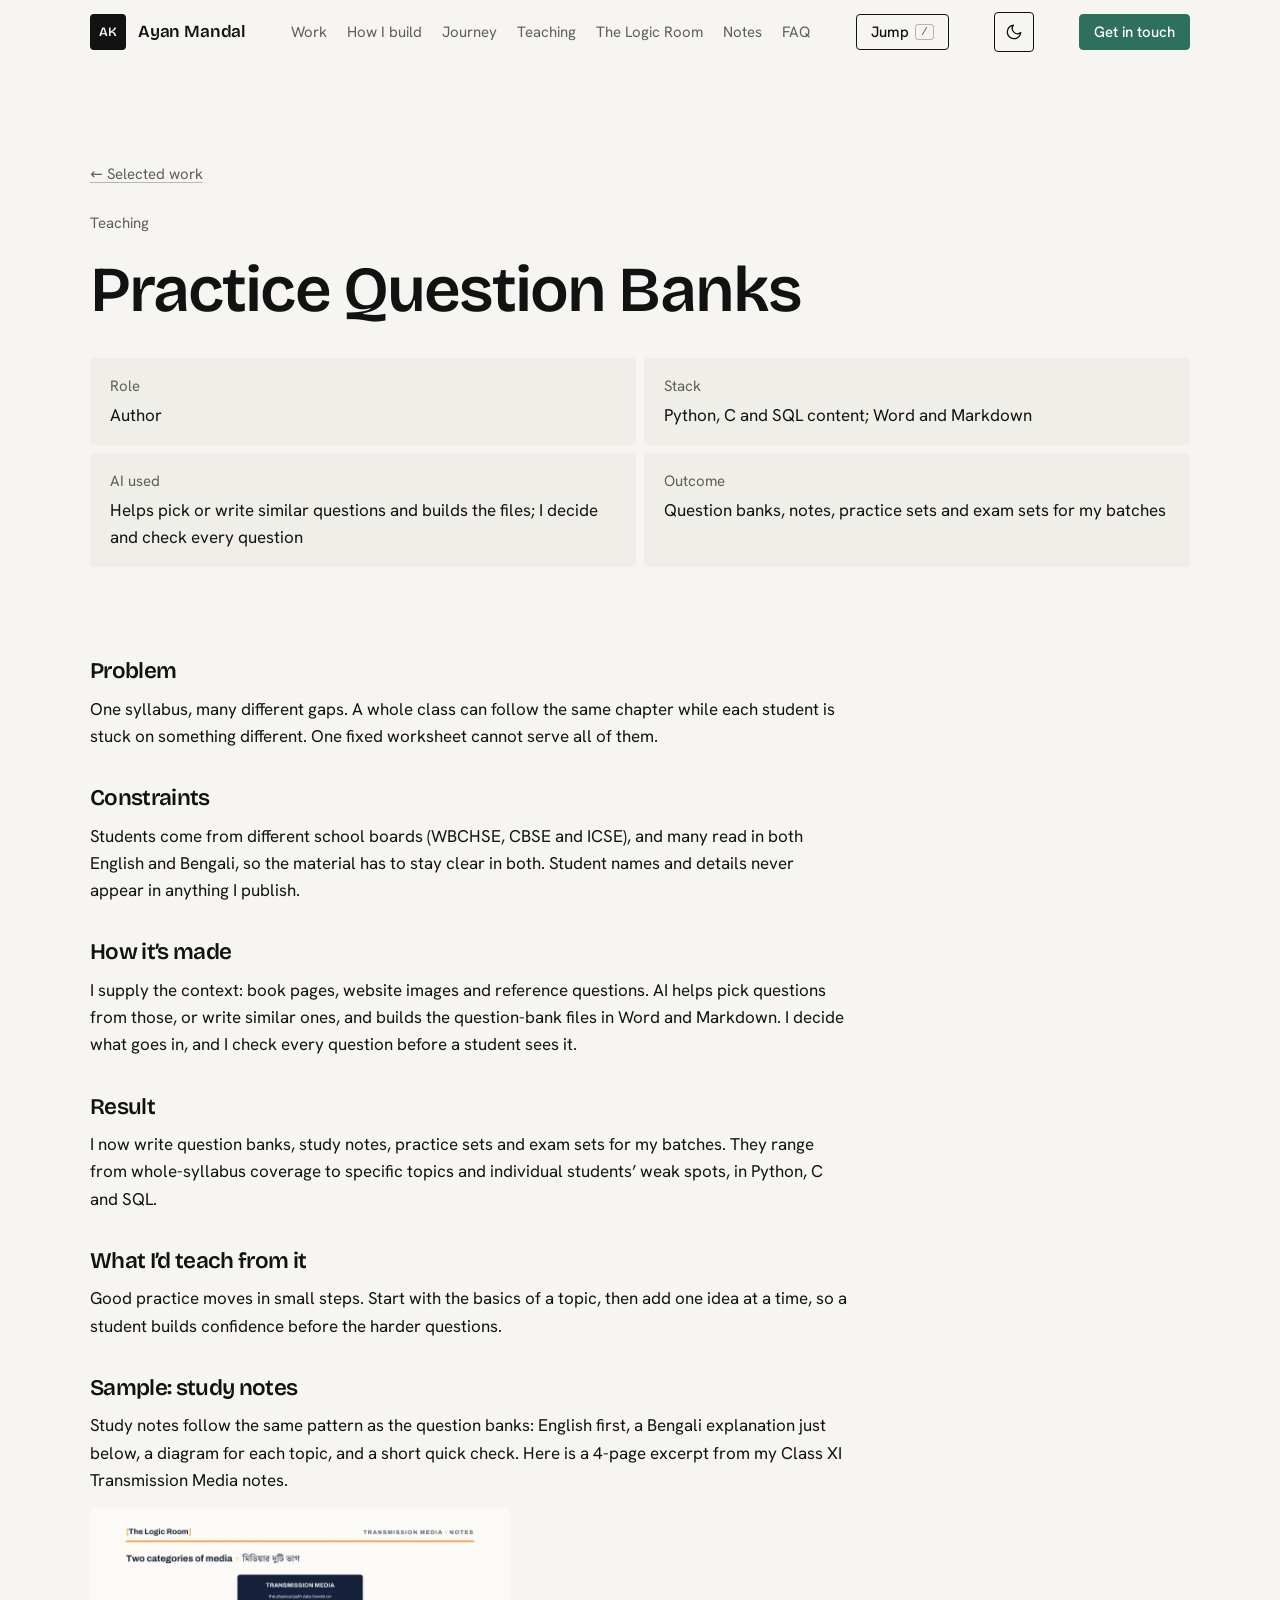
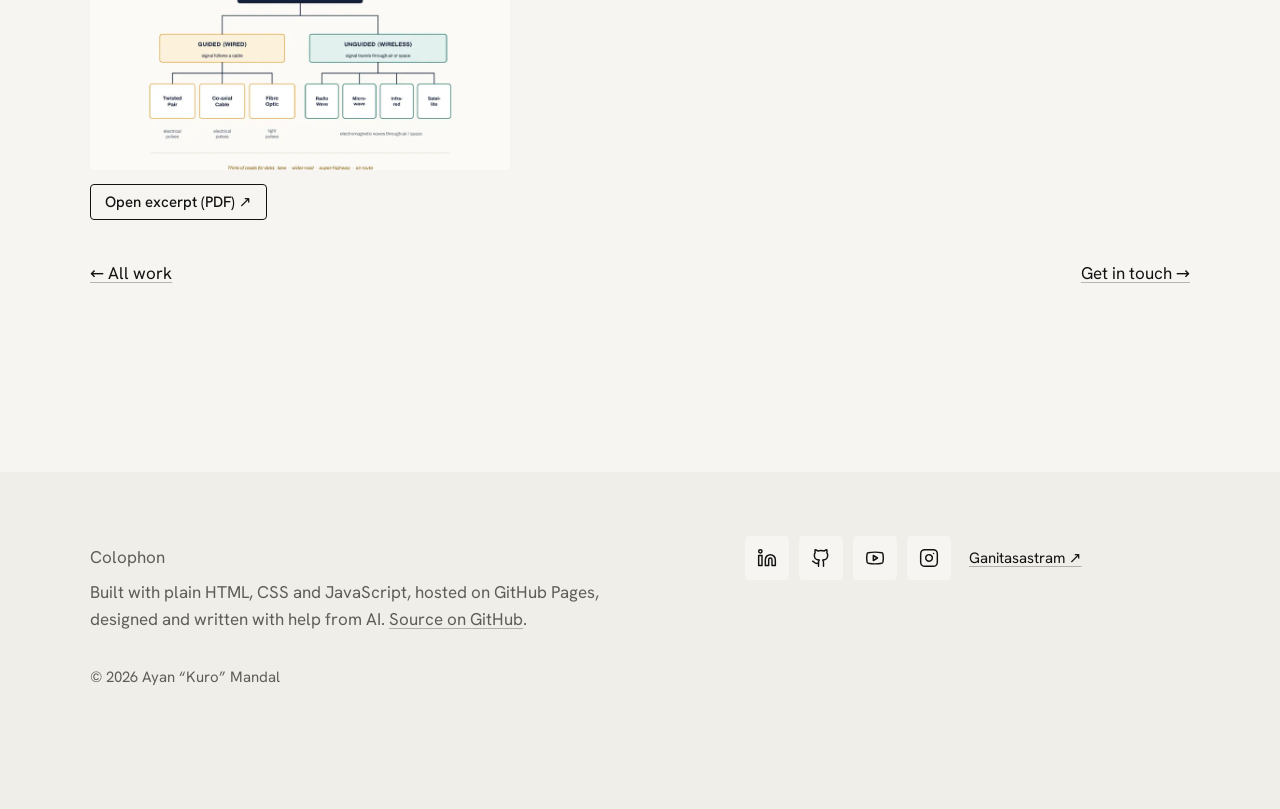
<file: work/question-banks.html>
<!DOCTYPE html>
<html lang="en">
<head>
  <meta charset="UTF-8">
  <meta name="viewport" content="width=device-width, initial-scale=1.0">
  <title>Practice Question Banks | Ayan "Kuro" Mandal</title>
  <meta name="description" content="Question banks, study notes and practice sets for Python, C and SQL, written for school students across WBCHSE, CBSE and ICSE.">
  <meta name="theme-color" content="#f6f5f1">
  <link rel="canonical" href="https://stella24603.github.io/work/question-banks.html">
  <link rel="icon" type="image/png" href="../assets/favicon.png">
  <link rel="apple-touch-icon" href="../assets/apple-touch-icon.png">
  <meta property="og:title" content="Practice Question Banks | Ayan &quot;Kuro&quot; Mandal">
  <meta property="og:description" content="Question banks, study notes and practice sets for Python, C and SQL, written for school students across WBCHSE, CBSE and ICSE.">
  <meta property="og:type" content="article">
  <meta property="og:url" content="https://stella24603.github.io/work/question-banks.html">
  <meta property="og:image" content="https://stella24603.github.io/assets/og.png">
  <meta property="og:image:width" content="1200">
  <meta property="og:image:height" content="630">
  <meta property="og:image:alt" content="Ayan Kuro Mandal: I teach logic and build with AI. Web developer, Data Science student, CS educator.">
  <meta name="twitter:card" content="summary_large_image">
  <link rel="preload" href="../assets/fonts/hanken-grotesk-latin-400-normal.woff2" as="font" type="font/woff2" crossorigin>
  <link rel="preload" href="../assets/fonts/bricolage-grotesque-latin-600-normal.woff2" as="font" type="font/woff2" crossorigin>
  <script>try{var t=localStorage.getItem("theme");if(t!=="light"&&t!=="dark")t=matchMedia("(prefers-color-scheme: dark)").matches?"dark":"light";document.documentElement.setAttribute("data-theme",t);if(t==="dark"){var m=document.querySelector('meta[name="theme-color"]');if(m)m.setAttribute("content","#131512")}}catch(e){};document.documentElement.classList.add("js");if(!matchMedia("(prefers-reduced-motion: reduce)").matches)document.documentElement.classList.add("js-motion")</script>
  <link rel="stylesheet" href="../css/tokens.css?v=20261022">
  <link rel="stylesheet" href="../css/base.css?v=20261022">
  <link rel="stylesheet" href="../css/components.css?v=20261022">
</head>
<body>
  <a class="skip-link" href="#main">Skip to content</a>
  <header class="site-header">
    <div class="wrap nav">
      <a class="brand" href="../index.html">
        <span class="monogram" aria-hidden="true">AK</span>
        <span>Ayan Mandal</span>
      </a>
      <button type="button" class="btn btn-sm menu-btn" aria-label="Menu" aria-expanded="false" aria-controls="nav-links"><svg viewBox="0 0 24 24" width="18" height="18" fill="none" stroke="currentColor" stroke-width="1.75" stroke-linecap="round" aria-hidden="true" focusable="false"><path class="i-open" d="M4 7h16M4 12h16M4 17h16"/><path class="i-close" d="M6 6l12 12M18 6L6 18"/></svg></button>
      <nav class="nav-links" id="nav-links" aria-label="Main">
        <a href="../index.html#work">Work</a>
        <a href="../index.html#ai">How I build</a>
        <a href="../index.html#journey">Journey</a>
        <a href="../index.html#teaching">Teaching</a>
        <a href="../index.html#logic-room">The Logic Room</a>
        <a href="../notes/">Notes</a>
        <a href="../index.html#faq">FAQ</a>
        <button type="button" class="theme-row" aria-label="Switch to dark mode"><span class="theme-row-label">Dark mode</span></button>
      </nav>
      <button type="button" class="btn btn-sm jump-btn" aria-haspopup="dialog" aria-keyshortcuts="/">Jump <kbd aria-hidden="true">/</kbd></button>
      <a class="btn btn-sm btn-primary nav-cta" href="../index.html#contact">Get in touch</a>
      <button type="button" class="btn btn-sm theme-btn" aria-label="Switch to dark mode"><svg viewBox="0 0 24 24" width="18" height="18" fill="none" stroke="currentColor" stroke-width="1.75" stroke-linecap="round" stroke-linejoin="round" aria-hidden="true" focusable="false"><path class="i-moon" d="M21 12.8A9 9 0 1 1 11.2 3a7 7 0 0 0 9.8 9.8z"/><g class="i-sun"><circle cx="12" cy="12" r="4"/><path d="M12 2v2M12 20v2M4.9 4.9l1.4 1.4M17.7 17.7l1.4 1.4M2 12h2M20 12h2M4.9 19.1l1.4-1.4M17.7 6.3l1.4-1.4"/></g></svg></button>
    </div>
  </header>

  <main id="main">
    <section class="cs-hero">
      <div class="wrap">
        <a class="back" href="../index.html#work">← Selected work</a>
        <p class="mono" style="margin-top:24px">Teaching</p>
        <h1>Practice Question Banks</h1>
        <dl class="cs-meta">
          <div><dt class="mono">Role</dt><dd>Author</dd></div>
          <div><dt class="mono">Stack</dt><dd>Python, C and SQL content; Word and Markdown</dd></div>
          <div><dt class="mono">AI used</dt><dd>Helps pick or write similar questions and builds the files; I decide and check every question</dd></div>
          <div><dt class="mono">Outcome</dt><dd>Question banks, notes, practice sets and exam sets for my batches</dd></div>
        </dl>
      </div>
    </section>

    <article class="cs-body">
      <div class="wrap">
        <section>
          <h2>Problem</h2>
          <p>One syllabus, many different gaps. A whole class can follow the same chapter while each student is stuck on something different. One fixed worksheet cannot serve all of them.</p>
        </section>
        <section>
          <h2>Constraints</h2>
          <p>Students come from different school boards (WBCHSE, CBSE and ICSE), and many read in both English and Bengali, so the material has to stay clear in both. Student names and details never appear in anything I publish.</p>
        </section>
        <section>
          <h2>How it&rsquo;s made</h2>
          <p>I supply the context: book pages, website images and reference questions. AI helps pick questions from those, or write similar ones, and builds the question-bank files in Word and Markdown. I decide what goes in, and I check every question before a student sees it.</p>
        </section>
        <section>
          <h2>Result</h2>
          <p>I now write question banks, study notes, practice sets and exam sets for my batches. They range from whole-syllabus coverage to specific topics and individual students&rsquo; weak spots, in Python, C and SQL.</p>
        </section>
        <section>
          <h2>What I&rsquo;d teach from it</h2>
          <p>Good practice moves in small steps. Start with the basics of a topic, then add one idea at a time, so a student builds confidence before the harder questions.</p>
        </section>
        <section>
          <h2>Sample: study notes</h2>
          <p>Study notes follow the same pattern as the question banks: English first, a Bengali explanation just below, a diagram for each topic, and a short quick check. Here is a 4-page excerpt from my Class XI Transmission Media notes.</p>
          <p><a class="card-preview" style="max-width:420px" href="../assets/samples/transmission-media-notes-excerpt.pdf" target="_blank" rel="noopener" aria-label="Open the sample notes excerpt (PDF)"><img src="../assets/img/notes-transmission-media.webp" alt="A page from the Transmission Media study notes: a diagram classifying guided and unguided media, with English text and a Bengali explanation under each point" width="900" height="1273" loading="lazy" decoding="async"></a></p>
          <p><a class="btn btn-sm" href="../assets/samples/transmission-media-notes-excerpt.pdf" target="_blank" rel="noopener">Open excerpt (PDF) &#8599;</a></p>
        </section>
        <div class="cs-next">
          <a href="../index.html#work">← All work</a>
          <a href="../index.html#contact">Get in touch →</a>
        </div>
      </div>
    </article>
  </main>

  <footer class="site-footer">
    <div class="wrap footer-grid">
      <div class="colophon">
        <p class="mono">Colophon</p>
        <p>Built with plain HTML, CSS and JavaScript, hosted on GitHub Pages, designed and written with help from AI. <a href="https://github.com/Stella24603/stella24603.github.io" target="_blank" rel="noopener">Source on GitHub</a>.</p>
      </div>
      <div class="footer-links">
        <a class="social" href="https://www.linkedin.com/in/ayan-mandal-cs/" target="_blank" rel="noopener" aria-label="LinkedIn (opens in a new tab)" title="LinkedIn"><svg viewBox="0 0 24 24" width="20" height="20" fill="none" stroke="currentColor" stroke-width="1.75" stroke-linecap="round" stroke-linejoin="round" aria-hidden="true" focusable="false"><path d="M16 8a6 6 0 0 1 6 6v7h-4v-7a2 2 0 0 0-2-2 2 2 0 0 0-2 2v7h-4v-7a6 6 0 0 1 6-6z"/><rect width="4" height="12" x="2" y="9"/><circle cx="4" cy="4" r="2"/></svg></a>
        <a class="social" href="https://github.com/Stella24603" target="_blank" rel="noopener" aria-label="GitHub (opens in a new tab)" title="GitHub"><svg viewBox="0 0 24 24" width="20" height="20" fill="none" stroke="currentColor" stroke-width="1.75" stroke-linecap="round" stroke-linejoin="round" aria-hidden="true" focusable="false"><path d="M15 22v-4a4.8 4.8 0 0 0-1-3.5c3 0 6-2 6-5.5.08-1.25-.27-2.48-1-3.5.28-1.15.28-2.35 0-3.5 0 0-1 0-3 1.5-2.64-.5-5.36-.5-8 0C6 2 5 2 5 2c-.3 1.15-.3 2.35 0 3.5A5.403 5.403 0 0 0 4 9c0 3.5 3 5.5 6 5.5-.39.49-.68 1.05-.85 1.65-.17.6-.22 1.23-.15 1.85v4"/><path d="M9 18c-4.51 2-5-2-7-2"/></svg></a>
        <a class="social" href="https://www.youtube.com/@TheLogicRoom-0b1b" target="_blank" rel="noopener" aria-label="YouTube (opens in a new tab)" title="YouTube"><svg viewBox="0 0 24 24" width="20" height="20" fill="none" stroke="currentColor" stroke-width="1.75" stroke-linecap="round" stroke-linejoin="round" aria-hidden="true" focusable="false"><path d="M2.5 17a24.12 24.12 0 0 1 0-10 2 2 0 0 1 1.4-1.4 49.56 49.56 0 0 1 16.2 0A2 2 0 0 1 21.5 7a24.12 24.12 0 0 1 0 10 2 2 0 0 1-1.4 1.4 49.55 49.55 0 0 1-16.2 0A2 2 0 0 1 2.5 17"/><path d="m10 15 5-3-5-3z"/></svg></a>
        <a class="social" href="https://www.instagram.com/thelogicroom_" target="_blank" rel="noopener" aria-label="Instagram (opens in a new tab)" title="Instagram"><svg viewBox="0 0 24 24" width="20" height="20" fill="none" stroke="currentColor" stroke-width="1.75" stroke-linecap="round" stroke-linejoin="round" aria-hidden="true" focusable="false"><rect width="20" height="20" x="2" y="2" rx="5" ry="5"/><path d="M16 11.37A4 4 0 1 1 12.63 8 4 4 0 0 1 16 11.37z"/><line x1="17.5" x2="17.51" y1="6.5" y2="6.5"/></svg></a>
        <a class="footer-site" href="https://www.ganitasastram.com" target="_blank" rel="noopener">Ganitasastram &#8599;</a>
      </div>
    </div>
    <p class="wrap copyright mono">&copy; <span id="year">2026</span> Ayan &ldquo;Kuro&rdquo; Mandal</p>
  </footer>
  <script src="../js/vendor/gsap.min.js" defer></script>
  <script src="../js/vendor/ScrollTrigger.min.js" defer></script>
  <script src="../js/main.js?v=20261022" defer></script>
  <script src="../js/localtime.js?v=20261022" defer></script>
  <script src="../js/motion.js?v=20261022" defer></script>
  <script src="../js/jumpbar.js?v=20261022" defer></script>
</body>
</html>
</file>
<file: css/tokens.css>
/* Design tokens: "The Logic Room Notebook" */

@font-face { font-family: "Bricolage Grotesque"; src: url("../assets/fonts/bricolage-grotesque-latin-600-normal.woff2") format("woff2"); font-weight: 600; font-style: normal; font-display: swap; }
@font-face { font-family: "Bricolage Grotesque"; src: url("../assets/fonts/bricolage-grotesque-latin-800-normal.woff2") format("woff2"); font-weight: 800; font-style: normal; font-display: swap; }
@font-face { font-family: "JetBrains Mono"; src: url("../assets/fonts/jetbrains-mono-latin-500-normal.woff2") format("woff2"); font-weight: 500; font-style: normal; font-display: swap; }
@font-face { font-family: "Hanken Grotesk"; src: url("../assets/fonts/hanken-grotesk-latin-400-normal.woff2") format("woff2"); font-weight: 400; font-style: normal; font-display: swap; }
@font-face { font-family: "Hanken Grotesk"; src: url("../assets/fonts/hanken-grotesk-latin-500-normal.woff2") format("woff2"); font-weight: 500; font-style: normal; font-display: swap; }

:root {
  /* colour */
  --paper: #f6f5f1;
  --paper-2: #efeee8;
  --ink: #121212;
  --muted: #5e5e58;
  --hairline: rgba(18, 18, 18, 0.12);
  --hairline-strong: rgba(18, 18, 18, 0.28);
  --accent: #2f6f5e;
  --accent-ink: #ffffff;
  --field: #ffffff;
  --danger: #a12a2a;
  color-scheme: light;

  /* type: system fallbacks include Bengali-capable fonts */
  --font-ui: "Hanken Grotesk", system-ui, -apple-system, "Segoe UI", Roboto, "Noto Sans Bengali", "Nirmala UI", sans-serif;
  --font-display: "Bricolage Grotesque", "Hanken Grotesk", system-ui, -apple-system, "Segoe UI", Roboto, "Noto Sans Bengali", "Nirmala UI", sans-serif;
  --font-mono: "JetBrains Mono", ui-monospace, SFMono-Regular, Menlo, Consolas, monospace;

  --fs-hero: clamp(2.5rem, 1.2rem + 6.5vw, 6.25rem);
  --fs-h2: clamp(1.75rem, 1.2rem + 2.2vw, 2.75rem);
  --fs-h3: clamp(1.15rem, 1.05rem + 0.5vw, 1.4rem);
  --fs-body: clamp(1rem, 0.96rem + 0.2vw, 1.0625rem);
  --fs-small: 0.9375rem;
  --fs-mono: 0.9375rem;

  /* layout */
  --space: 8px;
  --gutter: clamp(20px, 5vw, 48px);
  --col-text: 760px;
  --col-wide: 1100px;
  --radius: 4px;
}

/* Dark theme. <html data-theme="dark"> is set by the small script in each page's head: the saved
   choice first, otherwise the visitor's system setting. Same notebook, same single green accent. */
:root[data-theme="dark"] {
  --paper: #131512;
  --paper-2: #1b1e1a;
  --ink: #ecebe4;
  --muted: #a2a29a;
  --hairline: rgba(236, 235, 228, 0.13);
  --hairline-strong: rgba(236, 235, 228, 0.3);
  --accent: #62ab95;
  --accent-ink: #0d1713;
  --field: #1b1e1a;
  --danger: #ef8f8f;
  color-scheme: dark;
}
</file>
<file: css/base.css>
/* Reset and base */
*, *::before, *::after { box-sizing: border-box; }

html { -webkit-text-size-adjust: 100%; scroll-behavior: smooth; }
@media (prefers-reduced-motion: reduce) { html { scroll-behavior: auto; } }

body {
  margin: 0;
  background: var(--paper);
  color: var(--ink);
  font-family: var(--font-ui);
  font-size: var(--fs-body);
  line-height: 1.6;
  -webkit-font-smoothing: antialiased;
  text-rendering: optimizeLegibility;
}

img, svg { max-width: 100%; display: block; }

h1, h2, h3, p, ul, ol, dl, figure { margin: 0; }
ul, ol { padding: 0; list-style: none; }

h1, h2, h3 { font-family: var(--font-display); font-weight: 600; letter-spacing: -0.02em; line-height: 1.1; }
h2 { font-size: var(--fs-h2); letter-spacing: -0.03em; }
h3 { font-size: var(--fs-h3); line-height: 1.25; letter-spacing: -0.01em; }

strong, b { font-weight: 500; }

a { color: inherit; text-decoration-color: var(--hairline-strong); text-underline-offset: 3px; transition: color .15s, text-decoration-color .15s; }
a:hover { color: var(--accent); text-decoration-color: var(--accent); }

:focus-visible { outline: 2px solid var(--accent); outline-offset: 3px; border-radius: 2px; }

.skip-link {
  position: absolute; left: var(--gutter); top: -60px; z-index: 100;
  background: var(--ink); color: var(--paper); padding: 8px 16px; border-radius: var(--radius);
}
.skip-link:focus { top: 12px; color: var(--paper); }

.wrap { width: min(100% - 2 * var(--gutter), var(--col-wide)); margin-inline: auto; }
.narrow { max-width: var(--col-text); }

.mono { font-size: var(--fs-small); color: var(--muted); }

.section { padding-block: clamp(72px, 11vw, 150px); }
.section-head { display: grid; gap: calc(var(--space) * 2); margin-bottom: clamp(32px, 5vw, 56px); }

.sr-only {
  position: absolute; width: 1px; height: 1px; margin: -1px; padding: 0;
  overflow: hidden; clip: rect(0 0 0 0); white-space: nowrap; border: 0;
}

/* In-page anchors clear the sticky header */
[id] { scroll-margin-top: 80px; }

/* Cross-document View Transitions: no JS, unsupported browsers just navigate normally */
@view-transition { navigation: auto; }
.site-header { view-transition-name: site-header; }
::view-transition-old(root), ::view-transition-new(root) { animation-duration: 0.22s; }
@media (prefers-reduced-motion: reduce) { @view-transition { navigation: none; } }
</file>
<file: css/components.css>
/* Components */

/* ---------- header ---------- */
.site-header { position: sticky; top: 0; z-index: 50; background: var(--paper); }
.nav { display: flex; flex-wrap: wrap; align-items: center; justify-content: space-between; gap: 8px 24px; padding-block: 12px; }
.brand { display: inline-flex; align-items: center; gap: 12px; text-decoration: none; font-family: var(--font-display); font-weight: 600; letter-spacing: -0.01em; }
.monogram {
  font-family: var(--font-display); font-weight: 800;
  display: grid; place-items: center; width: 36px; height: 36px;
  background: var(--ink); color: var(--paper); border-radius: var(--radius);
  font-size: 0.8rem; font-weight: 400; letter-spacing: 0;
}
.nav-links { display: flex; flex-wrap: wrap; gap: 4px 20px; order: 3; width: 100%; font-size: var(--fs-small); }
.nav-links a { text-decoration: none; color: var(--muted); padding-block: 4px; }
.nav-links a:hover { color: var(--ink); }
.nav-cta { order: 2; }
@media (min-width: 860px) {
  .nav-links { order: 2; width: auto; }
  .nav-cta { order: 3; }
}

/* ---------- buttons ---------- */
.btn {
  display: inline-flex; align-items: center; gap: 8px;
  padding: 12px 20px; border: 1px solid var(--ink); border-radius: var(--radius);
  font: inherit; font-size: 0.95rem; font-weight: 500; line-height: 1.2;
  text-decoration: none; cursor: pointer; background: transparent; color: var(--ink);
  transition: background .15s, color .15s, border-color .15s;
}
.btn:hover { background: var(--ink); color: var(--paper); }
.btn-primary { background: var(--accent); border-color: var(--accent); color: var(--accent-ink); }
.btn-primary:hover { background: var(--ink); border-color: var(--ink); color: var(--paper); }
.btn-sm { padding: 8px 14px; font-size: var(--fs-small); }
.link-quiet { font-size: var(--fs-small); color: var(--muted); }

/* ---------- hero ---------- */
.hero { padding-block: clamp(48px, 8vw, 104px) clamp(64px, 9vw, 120px); }
.hero-name { font-family: var(--font-display); font-size: var(--fs-h3); font-weight: 600; }
.hero-line { font-family: var(--font-display); font-size: clamp(2.6rem, 1rem + 7.4vw, 6.5rem); font-weight: 800; letter-spacing: -0.045em; line-height: 0.98; margin-top: 24px; text-wrap: balance; }
.hero-line em { font-style: normal; color: var(--accent); }
.hero-row { display: grid; gap: 48px; margin-top: clamp(40px, 6vw, 72px); align-items: center; }
@media (min-width: 900px) { .hero-row { grid-template-columns: 1fr 1.1fr; gap: 72px; } }
.hero-caption { color: var(--ink); font-weight: 500; }
.hero-intro { margin-top: 16px; max-width: 52ch; color: var(--ink); }
.hero-cta { display: flex; flex-wrap: wrap; align-items: center; gap: 16px 20px; margin-top: 32px; }

/* ---------- diagrams ---------- */
.diagram { width: 100%; height: auto; color: var(--ink); }
.diagram text { font-family: var(--font-ui); fill: currentColor; }
.diagram text[font-weight="500"] { font-family: var(--font-display); font-weight: 600; }
.diagram .node { fill: var(--paper); }
.diagram .node-key { fill: var(--accent); }
.diagram .t-key { fill: var(--accent-ink); }
.diagram .t-sub { fill: var(--muted); }
.diagram .t-key-sub { fill: var(--accent-ink); opacity: .9; }
.diagram .link { fill: none; stroke: var(--ink); stroke-width: 2; stroke-linecap: round; stroke-linejoin: round; }
.diagram .link-key { stroke: var(--accent); }
.diagram .head { fill: var(--ink); }
.diagram .head-key { fill: var(--accent); }
.hero-work { display: grid; gap: 12px; }
.hero-work a:not(figcaption a) { display: block; aspect-ratio: 5 / 4; overflow: hidden; border-radius: var(--radius); background: var(--paper-2); }
.hero-work img { width: 100%; height: 100%; object-fit: cover; object-position: top; transition: transform .3s; }
.hero-work a:hover img { transform: scale(1.02); }
.hero-work figcaption { color: var(--muted); font-size: var(--fs-small); }
.process-diagram { background: var(--paper-2); border-radius: var(--radius); padding: clamp(16px, 3vw, 32px); margin-top: 48px; }
.process-diagram .node { fill: var(--paper); }

/* ---------- work rows ---------- */
.work-list { display: grid; gap: 8px; }
.work-row {
  display: grid; gap: 12px 24px; padding: 28px 24px;
  background: var(--paper-2); border-radius: var(--radius); text-decoration: none; color: inherit;
}
@media (min-width: 800px) { .work-row { grid-template-columns: 120px 1.2fr 1.4fr 32px; align-items: baseline; } }
.work-row h3 { font-size: var(--fs-h3); }
.work-row:hover h3 { color: var(--accent); }
.work-row .arrow { color: var(--muted); transition: transform .15s, color .15s; }
.work-row:hover .arrow { transform: translateX(4px); color: var(--accent); }
.meta { display: grid; gap: 4px; font-size: var(--fs-small); color: var(--muted); }
.meta b { font-size: var(--fs-mono); font-weight: 400; color: var(--ink); margin-right: 8px; }
.work-more { margin-top: 24px; display: flex; flex-wrap: wrap; gap: 8px 16px; align-items: baseline; font-size: var(--fs-small); color: var(--muted); }
.tag { font-size: var(--fs-small); background: var(--paper-2); border-radius: 999px; padding: 4px 12px; color: var(--muted); }

/* ---------- AI process ---------- */
.manifesto { font-size: clamp(1.25rem, 1.05rem + 1vw, 1.75rem); line-height: 1.35; letter-spacing: -0.015em; max-width: 30em; }
.steps { display: grid; gap: 8px; margin-top: 8px; }
@media (min-width: 800px) { .steps { grid-template-columns: repeat(3, 1fr); } }
.steps li { padding: 24px; background: var(--paper-2); border-radius: var(--radius); }
.steps h3 { margin: 0 0 8px; }
.steps p { color: var(--ink); font-size: var(--fs-body); }

/* ---------- timeline & certs ---------- */
.timeline { margin-left: 4px; }
.timeline li { position: relative; padding: 0 0 36px 28px; }
.timeline li:last-child { padding-bottom: 0; }
.timeline li::before { content: ""; position: absolute; left: -5px; top: 8px; width: 9px; height: 9px; background: var(--ink); border-radius: 50%; }
.timeline li:first-child::before { background: var(--accent); border-color: var(--accent); }
.timeline time { display: block; margin-bottom: 4px; }
.timeline p { color: var(--muted); margin-top: 6px; max-width: 60ch; }
.subhead { margin: 64px 0 20px; }
.certs { display: grid; gap: 8px; }
.cert { display: grid; gap: 4px 24px; padding: 16px 20px; background: var(--paper-2); border-radius: var(--radius); }
@media (min-width: 700px) { .cert { grid-template-columns: 1.6fr 1fr 1fr 80px; align-items: baseline; } }
.cert strong { font-weight: 500; }
.cert span { color: var(--muted); font-size: var(--fs-small); }

/* ---------- teaching ---------- */
.facts { display: grid; gap: 8px; grid-template-columns: repeat(2, 1fr); }
@media (min-width: 900px) { .facts { grid-template-columns: repeat(4, 1fr); } }
.facts > div { display: flex; flex-direction: column; justify-content: space-between; gap: 20px; min-height: 180px; padding: 24px; background: var(--paper-2); border-radius: var(--radius); }
.fact-l { color: var(--muted); font-size: var(--fs-small); max-width: 18ch; }
.fact-n { margin: 0; font-family: var(--font-display); font-weight: 800; font-size: clamp(3rem, 2rem + 4vw, 5.5rem); line-height: 1; letter-spacing: -0.04em; color: var(--accent); }
.facts-note { margin-top: 16px; color: var(--muted); }
.cards { display: grid; gap: 8px; margin-top: 8px; align-items: stretch; }
@media (min-width: 700px) { .cards { grid-template-columns: repeat(2, 1fr); } }
.card { border-radius: var(--radius); padding: 20px; display: grid; gap: 8px; align-content: start; background: var(--paper-2); }
.card p { color: var(--muted); font-size: var(--fs-body); }
.card .tag { justify-self: start; }
.card-preview { display: block; aspect-ratio: 4 / 3; overflow: hidden; border-radius: 2px; background: var(--paper); }
.card-preview img { width: 100%; height: 100%; object-fit: cover; object-position: top; }

/* ---------- logic room ---------- */
.lr-grid { display: grid; gap: 16px; }
.lr-col { display: contents; }               /* phones: one stack, order set below */
.lr-follow { order: 3; }
@media (min-width: 700px) {
  .lr-grid { grid-template-columns: 1.5fr 1fr; align-items: stretch; }
  .lr-col { display: flex; flex-direction: column; gap: 16px; }
  .lr-follow { order: 0; flex: 1; grid-template-rows: 1fr auto; }
  /* the two shorts share whatever height the left column needs: their thumbnails stretch, no blank space */
  .lr-card.short { flex: 1; grid-template-rows: 1fr auto auto; }
  .lr-card.short .lr-thumb { aspect-ratio: auto; min-height: 140px; }
}
.lr-card { display: grid; gap: 12px; align-content: start; text-decoration: none; background: var(--paper-2); border-radius: var(--radius); padding: 12px 12px 16px; transition: background-color .15s; }
.lr-card:hover { background: color-mix(in srgb, var(--ink) 8%, var(--paper)); }
.lr-thumb { aspect-ratio: 16 / 9; background: var(--paper); border-radius: 2px; display: grid; place-items: center; overflow: hidden; }
.lr-thumb img { width: 100%; height: 100%; object-fit: cover; }
.lr-card h3 { font-size: 1.02rem; padding-inline: 4px; }
.lr-card .mono { padding-inline: 4px; }
.lr-links { display: flex; flex-wrap: wrap; gap: 8px 12px; }
.lr-art { position: relative; min-height: 150px; color: var(--ink); border-radius: 2px; background: var(--paper); color: var(--ink); overflow: hidden; }
.lr-art svg { position: absolute; inset: 0; width: 100%; height: 100%; display: block; }
.lr-follow-body { display: grid; gap: 8px; padding: 4px 4px 0; }
.lr-follow-body p:not(.lr-links) { color: var(--muted); font-size: var(--fs-body); }
.lr-follow-body .lr-links { margin-top: 8px; }

/* ---------- notes (blog) ---------- */
.note-list { display: grid; gap: 8px; }
.note-row { display: grid; gap: 8px 24px; padding: 24px; background: var(--paper-2); border-radius: var(--radius); text-decoration: none; color: inherit; }
@media (min-width: 800px) { .note-row { grid-template-columns: 140px 1fr 32px; align-items: baseline; } }
.note-row :is(h2, h3) { font-size: var(--fs-h3); }
.note-row p { color: var(--muted); font-size: var(--fs-body); margin-top: 6px; max-width: 60ch; }
.note-row:hover h3 { color: var(--accent); }
.note-row .arrow { color: var(--muted); transition: transform .15s, color .15s; }
.note-row:hover .arrow { transform: translateX(4px); color: var(--accent); }
.note-tags { display: flex; flex-wrap: wrap; gap: 8px; margin-top: 10px; }
.post-body pre { background: var(--paper-2); border: 1px solid var(--hairline); border-radius: var(--radius); padding: 16px; overflow-x: auto; font-family: var(--font-mono); font-size: .85rem; line-height: 1.6; margin-top: 14px; }
.post-body code { font-family: var(--font-mono); font-size: .9em; background: var(--paper-2); padding: 1px 5px; border-radius: 3px; }
.post-body pre code { background: none; padding: 0; font-size: inherit; }
.post-body ol { list-style: decimal; padding-left: 22px; display: grid; gap: 8px; }
.post-body p + ol, .post-body p + pre, .post-body pre + p { margin-top: 14px; }

/* ---------- FAQ ---------- */
.faq { display: grid; gap: 8px; max-width: var(--col-text); }
.faq details { background: var(--paper-2); border-radius: var(--radius); padding-inline: 20px; }
.faq summary { cursor: pointer; padding: 18px 32px 18px 0; font-weight: 500; list-style: none; position: relative; }
.faq summary::-webkit-details-marker { display: none; }
.faq summary::after { content: "+"; position: absolute; right: 4px; top: 16px; color: var(--muted); }
.faq details[open] summary::after { content: "–"; }
.faq details p { padding: 0 0 20px; color: var(--muted); max-width: 60ch; }

/* ---------- contact form ---------- */
.contact-grid { display: grid; gap: 40px; }
@media (min-width: 900px) { .contact-grid { grid-template-columns: 1.3fr 1fr; gap: 72px; } }
.form { display: grid; gap: 20px; }
.field { display: grid; gap: 6px; }
.field label { font-size: var(--fs-small); font-weight: 500; }
.field .opt { color: var(--muted); font-weight: 400; }
.field input, .field select, .field textarea {
  font: inherit; color: var(--ink); background: var(--field);
  border: 1px solid var(--hairline-strong); border-radius: var(--radius);
  padding: 12px 14px; width: 100%;
}
.field textarea { min-height: 150px; resize: vertical; }
.field input:focus, .field select:focus, .field textarea:focus { outline: 2px solid var(--accent); outline-offset: 1px; border-color: var(--accent); }
.form-note { font-size: var(--fs-small); color: var(--muted); }
.form-status { min-height: 1.5em; font-size: var(--fs-small); }
.form-status.ok { color: var(--accent); }
.form-status.err { color: var(--danger); }
.honeypot { position: absolute; left: -9999px; width: 1px; height: 1px; opacity: 0; }
.contact-side { display: grid; gap: 16px; align-content: start; color: var(--ink); }
@media (min-width: 900px) { .contact-side { position: sticky; top: 96px; align-self: start; } }
.contact-note { font-size: var(--fs-small); color: var(--muted); }
.contact-note a { color: var(--accent); }

/* ---------- footer ---------- */
.site-footer { background: var(--paper-2); padding-block: 64px 40px; margin-top: 40px; }
.footer-grid { display: grid; gap: 32px; }
@media (min-width: 800px) { .footer-grid { grid-template-columns: 1.4fr 1fr; } }
.colophon p { color: var(--muted); font-size: var(--fs-body); max-width: 52ch; margin-top: 8px; }
.footer-links { display: flex; flex-wrap: wrap; align-items: center; gap: 10px 10px; font-size: var(--fs-small); align-content: start; }
.social { display: grid; place-items: center; width: 44px; height: 44px; background: var(--paper); border-radius: var(--radius); color: var(--ink); transition: background .15s, color .15s, border-color .15s; }
.social:hover { background: var(--ink); color: var(--paper); border-color: var(--ink); }
.footer-site { margin-left: 8px; }
.copyright { margin-top: 32px; }

/* ---------- case-study pages ---------- */
.cs-hero { padding-block: clamp(48px, 8vw, 96px) 40px; }
.cs-hero .back { font-size: var(--fs-small); color: var(--muted); }
.cs-hero h1 { font-size: clamp(2rem, 1.2rem + 4vw, 4rem); letter-spacing: -0.03em; margin: 20px 0 32px; max-width: 18ch; }
.cs-meta { display: grid; gap: 8px; }
@media (min-width: 800px) { .cs-meta { grid-template-columns: 1fr 1fr; } }
.cs-meta div { padding: 16px 20px; background: var(--paper-2); border-radius: var(--radius); }
.cs-meta dt { margin-bottom: 4px; }
.cs-meta dd { margin: 0; font-size: var(--fs-body); }
.cs-body { padding-block: 24px clamp(64px, 9vw, 112px); }
.cs-body section { padding-block: 28px 8px; max-width: var(--col-text); }
.cs-body h2 { font-size: var(--fs-h3); margin-bottom: 12px; }
.cs-body p + p, .cs-body p + ul { margin-top: 14px; }
.cs-body ul { list-style: disc; padding-left: 20px; display: grid; gap: 6px; }
.cs-note { border-left: 2px solid var(--accent); padding-left: 16px; color: var(--muted); font-size: var(--fs-body); margin-top: 20px; }
.cs-next { padding-block: 32px; display: flex; flex-wrap: wrap; justify-content: space-between; gap: 12px; }

/* ---------- motion (Phase 4) ---------- */
/* Hover on work rows: small nudge, pointer devices only. Touch devices see the outcome text already. */
@media (hover: hover) {
  .work-row { transition: background-color .2s; }
  .work-row:hover { background-color: var(--paper-2); }
  .work-row h3 { transition: transform .2s, color .15s; }
  .work-row:hover h3 { transform: translateX(6px); }
}


/* Only when motion is allowed (head script sets html.js-motion): start hidden, JS reveals.
   Fail-open: if the script never takes over, everything shows after 2.5s. */
.js-motion :is(.work-row, .work-more, .steps li, .timeline li, .cert, .facts div, .card, .lr-card, .lr-links, .note-row, .faq details, .contact-grid .form, .contact-side, .cs-body section) { opacity: 0; }
.js-motion:not(.js-ready) :is(.work-row, .work-more, .steps li, .timeline li, .cert, .facts div, .card, .lr-card, .lr-links, .note-row, .faq details, .contact-grid .form, .contact-side, .cs-body section) { animation: fail-open .01s 1.2s forwards; }
@keyframes fail-open { to { opacity: 1; } }

/* ---------- jump bar ---------- */
.jump-btn { order: 2; gap: 6px; }
html:not(.js) .jump-btn { visibility: hidden; } /* keeps its space without JS; no dead button */
@media (max-width: 599px) {
  .nav { gap: 8px 12px; }
  .jump-btn kbd { display: none; }          /* no "/" key on phones */
  .corner-info { flex-direction: column; align-items: flex-start; } /* clock text can change without re-wrapping */
}
.jump-btn kbd { font-size: .72rem; border: 1px solid var(--hairline-strong); border-radius: 3px; padding: 0 5px; color: var(--muted); }
.jump { border: 1px solid var(--ink); border-radius: var(--radius); padding: 0; background: var(--paper); color: var(--ink); width: min(560px, calc(100vw - 32px)); margin: 12vh auto 0; }
.jump::backdrop { background: rgba(18, 18, 18, .35); }
.jump-inner { padding: 16px; display: grid; gap: 12px; }
.jump-row { display: flex; align-items: center; gap: 10px; font-size: .95rem; border-bottom: 1px solid var(--hairline-strong); padding-bottom: 12px; }
.jump-prompt { color: var(--accent); white-space: nowrap; }
.jump-input { flex: 1; min-width: 0; border: 0; background: transparent; font: inherit; color: var(--ink); padding: 4px 0; }
.jump-input:focus { outline: none; }
.jump-row:focus-within { border-bottom-color: var(--accent); }
.jump-list { display: grid; }
.jump-item { display: flex; justify-content: space-between; gap: 16px; width: 100%; text-align: left; background: transparent; border: 0; border-radius: 3px; padding: 10px 8px; cursor: pointer; font: inherit; color: var(--ink); }
.jump-item:hover, .jump-item:focus-visible { background: var(--paper-2); }
.jump-cmd { font-size: .9rem; }
.jump-desc { color: var(--muted); font-size: var(--fs-small); }
.jump-status { min-height: 1.3em; text-transform: none; letter-spacing: 0; color: var(--danger); }
.jump-hint { text-transform: none; }

/* ---------- mobile menu ---------- */
/* Below 1080px (the width the inline links, Jump, theme toggle and button need, plus a scrollbar) the section links collapse
   behind a menu button, so the sticky header stays one row.
   Without JS (no html.js) the links stay in view as a wrapped row, as before. */
.menu-btn { display: none; order: 4; width: 40px; height: 40px; padding: 0; justify-content: center; }
.menu-btn svg { display: block; }
.menu-btn .i-close, .menu-btn[aria-expanded="true"] .i-open { display: none; }
.menu-btn[aria-expanded="true"] .i-close { display: inline; }
@media (max-width: 1079px) {
  .js .menu-btn { display: inline-flex; }
  .js .nav-links {
    display: none; position: absolute; top: 100%; left: 0; right: 0; order: 0; width: auto;
    flex-direction: column; flex-wrap: nowrap; gap: 0;
    padding: 4px var(--gutter) 12px;
    max-height: calc(100vh - 72px); overflow-y: auto;
    background: var(--paper); font-size: 1.1rem;
  }
  .js .nav-links.open { display: flex; }
  .js .nav-links a { color: var(--ink); padding: 14px 0; }
  .js .nav-links a:last-child { border-bottom: 0; }
}
@media (max-width: 599px) {
  .jump-btn { display: none; }              /* the menu lists the same sections; no "/" key on phones */
}
@media (max-width: 359px) {
  /* keeps brand, call to action and menu on one row; the name stays available to screen readers */
  .js .brand > span:not(.monogram) { position: absolute; width: 1px; height: 1px; margin: -1px; overflow: hidden; clip: rect(0 0 0 0); white-space: nowrap; }
}

/* ---------- theme toggle ---------- */
/* Header icon button; on phones (under 600px) the same switch moves into the menu panel instead. */
.theme-btn { order: 2; width: 40px; height: 40px; padding: 0; justify-content: center; }
.theme-btn svg { display: block; }
.theme-btn .i-sun, html[data-theme="dark"] .theme-btn .i-moon { display: none; }
html[data-theme="dark"] .theme-btn .i-sun { display: inline; }
.theme-row { display: none; }
html:not(.js) .theme-btn { display: none; }
@media (max-width: 599px) {
  .menu-btn ~ .theme-btn { display: none; }
  .js .theme-row {
    display: flex; align-items: center; width: 100%; padding: 14px 0;
    font: inherit; font-size: 1.1rem; color: var(--ink); background: none; border: 0; cursor: pointer; text-align: left;
  }
}
/* the white notes page and thumbnails are easier on the eyes when slightly dimmed in the dark theme */
html[data-theme="dark"] :is(.card-preview, .lr-thumb, .hero-work) img { filter: brightness(0.9); }

@media (prefers-reduced-motion: reduce) {
  *, *::before, *::after { transition-duration: 0.01ms !important; animation-duration: 0.01ms !important; }
}

/* contact: channels */
.channels { display: grid; gap: 8px; }
.channel { display: grid; gap: 2px; padding: 20px 24px; background: var(--paper-2); border-radius: var(--radius); text-decoration: none; }
.channel strong { font-family: var(--font-display); font-size: var(--fs-h3); }
.channel span { color: var(--muted); font-size: var(--fs-body); }
.channel:hover { background: color-mix(in srgb, var(--ink) 8%, var(--paper)); color: inherit; }
.pd-tall { display: block; max-width: 340px; margin-inline: auto; }
.pd-wide { display: none; }
@media (min-width: 800px) { .pd-wide { display: block; } .pd-tall { display: none; } }

/* teaching: study-guide cards */
.card-preview { aspect-ratio: 16 / 10; }
.card h3 { margin-top: 4px; }

/* process diagram: revealed by scroll (motion.js sets the start state) */
.process-diagram .pd-step, .process-diagram .pd-arrow, .process-diagram .pd-loop { will-change: opacity, transform; }

/* cursor trail (js/trail.js) */
.trail { position: fixed; inset: 0; pointer-events: none; z-index: 5; overflow: hidden; }
.trail-block { position: absolute; left: 0; top: 0; width: 20px; height: 20px; display: grid; place-items: center; font: 700 12px/1 var(--font-mono); opacity: 0; transition: opacity .35s ease-out; will-change: transform, opacity; }
.trail-block.on { opacity: 1; transition: none; }

/* top strip: terminal-style status line */
.topbar { background: #000; color: #fff; font-family: var(--font-mono); font-size: .8125rem; }
.topbar-in { display: flex; justify-content: space-between; gap: 16px; padding-block: 10px; }
.topbar-status { display: inline-flex; align-items: center; gap: 10px; }
.topbar-status i { width: 8px; height: 8px; border-radius: 50%; background: #5fed83; animation: blink 1.6s steps(2, jump-none) infinite; }
@keyframes blink { 50% { opacity: .25; } }
@media (prefers-reduced-motion: reduce) { .topbar-status i { animation: none; } }
#localtime { color: #5fed83; }

/* footer: the name at full width */
.wordmark { font-family: var(--font-display); font-weight: 800; font-size: min(13.2vw, 10.1rem); line-height: .85; letter-spacing: -0.05em; text-transform: uppercase; white-space: nowrap; margin-bottom: 40px; color: var(--ink); }

/* ---------- mascot (js/mascot.js) ---------- */
.mascot { position: fixed; right: clamp(12px, 2.4vw, 32px); bottom: clamp(12px, 2.4vw, 28px); z-index: 40; display: flex; flex-direction: column; align-items: flex-end; gap: 10px; pointer-events: none; }
.mascot > * { pointer-events: auto; }
html:not(.js) .mascot { display: none; }
.mascot-btn { display: block; width: clamp(68px, 7vw, 92px); padding: 0; border: 0; background: none; cursor: pointer; border-radius: 12px; }
.mascot-btn svg { width: 100%; height: auto; overflow: visible; transform-origin: 50% 100%; animation: m-bob 3.2s ease-in-out infinite; }
.mascot-btn:hover svg { animation: m-hop .5s ease-out 1, m-bob 3.2s ease-in-out .5s infinite; }
.m-body { fill: #f4a542; }
.m-floor { fill: #191e3c; }
html[data-theme="dark"] .m-floor { fill: #f5f0e6; }
.m-white { fill: #f5f0e6; }
.m-pupil { fill: #191e3c; transition: transform .08s linear; }
.m-eye { transform-box: fill-box; transform-origin: center; animation: m-blink 5.5s infinite; }
.m-mouth { fill: none; stroke: #191e3c; stroke-width: 4.5; stroke-linecap: round; stroke-linejoin: round; }
.m-cursor { fill: #191e3c; animation: m-cursor 1.1s steps(1) infinite; }
.mascot.talking .m-cursor { animation-duration: .5s; }
@keyframes m-bob { 50% { transform: translateY(-4px); } }
@keyframes m-hop { 40% { transform: translateY(-12px) rotate(-3deg); } }
@keyframes m-blink { 0%, 94%, 100% { transform: scaleY(1); } 97% { transform: scaleY(.1); } }
@keyframes m-cursor { 50% { opacity: 0; } }
.mascot-bubble { position: relative; max-width: 220px; margin: 0; padding: 10px 14px; background: var(--ink); color: var(--paper); border-radius: 14px 14px 4px 14px; font-size: .95rem; line-height: 1.35; font-weight: 500; }
.mascot-bubble[hidden] { display: none; }
.mascot-bubble.pop { animation: m-pop .22s ease-out; transform-origin: 100% 100%; }
@keyframes m-pop { from { opacity: 0; transform: translateY(6px) scale(.92); } }
@media (prefers-reduced-motion: reduce) {
  .mascot-btn svg, .mascot-btn:hover svg, .m-eye, .m-cursor, .mascot-bubble.pop { animation: none; }
}

/* ---------- contact dialog ---------- */
.contact-dialog { border: 0; padding: 0; background: var(--paper); color: var(--ink); width: min(960px, calc(100vw - 24px)); max-height: calc(100dvh - 24px); margin: auto; border-radius: var(--radius); overflow: auto; }
.contact-dialog::backdrop { background: rgba(25, 30, 60, .6); }
.cd-inner { display: grid; gap: 32px; padding: 28px 20px 24px; position: relative; }
@media (min-width: 820px) { .cd-inner { grid-template-columns: 1.35fr 1fr; gap: 56px; padding: 48px; } }
.cd-close { position: absolute; top: 8px; right: 8px; width: 44px; height: 44px; display: grid; place-items: center; border: 0; border-radius: var(--radius); background: transparent; color: var(--ink); cursor: pointer; }
.cd-close:hover { background: var(--paper-2); }
.cd-main h2 { font-size: var(--fs-h2); }
.cd-main > p { margin-top: 10px; margin-bottom: 28px; max-width: 46ch; }
.cd-side { align-self: start; display: grid; gap: 14px; }
.cd-side h3 { margin-bottom: 2px; }
@media (min-width: 820px) { .cd-side { padding-top: 56px; } }

/* ---------- boot screen (js/boot.js) ---------- */
/* Timeline (seconds): doorway rises .05 | eyes open .6 | glances .75 | the mouth (the terminal prompt) falls out and
   Logi panics 1.4 | "loading portfolio..." types 1.9 to 3 | it is erased 3.15 | the mouth is picked up and Logi calms 3.7 |
   Logi drops to the bottom edge 4.25 | js/boot.js lifts the whole screen, Logi hanging on its bottom edge, at 4.9. */
.boot { display: none; }
.booting { overflow: hidden; }
.booting .boot { display: grid; place-items: center; position: fixed; inset: 0; z-index: 9999; background: #191e3c; cursor: pointer; }
.boot.boot-out { animation: b-pull .8s cubic-bezier(.6, 0, .2, 1) forwards; }
@keyframes b-pull { 0% { transform: translateY(0); } 16% { transform: translateY(16px); } 100% { transform: translateY(-101%); } }
.boot svg { width: clamp(240px, 40vw, 340px); height: auto; overflow: visible; animation: b-down .45s 4.25s cubic-bezier(.5, 0, .3, 1) forwards; }
@keyframes b-down { to { transform: translateY(var(--down, 0px)); } }

.b-logi { animation: b-shiver .07s 1.4s 12 alternate linear; }
@keyframes b-shiver { from { transform: translateX(-1.6px); } to { transform: translateX(1.6px); } }
.b-door { fill: #f4a542; transform-box: fill-box; transform-origin: 50% 100%; opacity: 0; animation: b-rise .35s .05s cubic-bezier(.2, .8, .2, 1) forwards; }
.b-floor { fill: #f5f0e6; transform-box: fill-box; transform-origin: 50% 50%; transform: scaleX(0); animation: b-floor .35s .05s ease-out forwards; }
.b-eye { transform-box: fill-box; transform-origin: center; transform: scaleY(.08); opacity: 0; animation: b-eyes .18s .6s ease-out forwards; }
.b-white { fill: #f5f0e6; transform-box: fill-box; transform-origin: center; animation: b-wide .12s 1.4s ease-out forwards, b-calm .25s 3.75s ease-out forwards; }
.b-look { animation: b-look 3s .75s ease-in-out forwards; }
.b-pupil { fill: #191e3c; transform-box: fill-box; transform-origin: center; animation: b-shrink .12s 1.4s ease-out forwards, b-calm .25s 3.75s ease-out forwards; }
.b-sweat { fill: #8ecae6; opacity: 0; animation: b-sweat .7s 1.5s 3 ease-in; }

.b-mouth-g { opacity: 0; transform-box: fill-box; transform-origin: center;
  animation: b-type .01s .35s forwards, b-drop .5s 1.4s cubic-bezier(.5, 0, .9, .6) forwards, b-up .55s 3.7s cubic-bezier(.3, .6, .3, 1) forwards; }
.b-mouth { fill: none; stroke: #191e3c; stroke-width: 4.5; stroke-linecap: round; stroke-linejoin: round; animation: b-ink-stroke 2.6s 1.55s forwards; }
.b-cursor { fill: #191e3c; animation: b-ink-fill 2.6s 1.55s forwards, m-cursor .5s steps(1) infinite, b-follow 1.1s 1.9s steps(20, end) forwards, b-unfollow .4s 3.15s steps(20, end) forwards; }
.b-text { font: 500 13px/1 ui-monospace, SFMono-Regular, Menlo, Consolas, monospace; fill: #f5f0e6; }
.b-clip { transform-box: fill-box; transform-origin: 0 50%; transform: scaleX(0); animation: b-write 1.1s 1.9s steps(20, end) forwards, b-erase .4s 3.15s steps(20, end) forwards; }

@keyframes b-rise { from { opacity: 0; transform: translateY(18px) scale(.92); } to { opacity: 1; transform: none; } }
@keyframes b-floor { to { transform: scaleX(1); } }
@keyframes b-eyes { to { transform: scaleY(1); opacity: 1; } }
/* glance left and right, then stare down at the prompt on the floor, then look back up when it is picked up */
@keyframes b-look { 0% { transform: none; } 8% { transform: translateX(-3.5px); } 18% { transform: translateX(3.5px); } 24%, 90% { transform: translate(0, 3.5px); } 100% { transform: none; } }
@keyframes b-wide { to { transform: scale(1.22); } }
@keyframes b-shrink { to { transform: scale(.55); } }
@keyframes b-calm { to { transform: scale(1); } }
@keyframes b-sweat { 0% { opacity: 0; transform: translateY(0); } 15% { opacity: 1; } 100% { opacity: 0; transform: translateY(26px); } }
@keyframes b-type { to { opacity: 1; } }
/* the prompt tumbles out of the face and lands on the line below the floor; it is picked up again at the end */
@keyframes b-drop { 0% { transform: translate(0, 0) rotate(0); } 55% { transform: translate(calc(var(--dx, 0px) * .8), calc(var(--dy, 66px) + 6px)) rotate(-28deg); } 78% { transform: translate(var(--dx, 0px), calc(var(--dy, 66px) - 4px)) rotate(8deg); } 100% { transform: translate(var(--dx, 0px), var(--dy, 66px)) rotate(0); } }
@keyframes b-up { 0% { transform: translate(var(--dx, 0px), var(--dy, 66px)); } 60% { transform: translate(0, -7px); } 82% { transform: translate(0, 2px); } 100% { transform: translate(0, 0); } }
/* on the navy it turns cream like the text; back in the face it is navy again */
@keyframes b-ink-stroke { 0%, 100% { stroke: #191e3c; } 4%, 86% { stroke: #f5f0e6; } 94% { stroke: #191e3c; } }
@keyframes b-ink-fill { 0%, 100% { fill: #191e3c; } 4%, 86% { fill: #f5f0e6; } 94% { fill: #191e3c; } }
@keyframes b-write { to { transform: scaleX(1); } }
@keyframes b-erase { from { transform: scaleX(1); } to { transform: scaleX(0); } }
@keyframes b-follow { to { transform: translateX(var(--tw, 110px)); } }
@keyframes b-unfollow { from { transform: translateX(var(--tw, 110px)); } to { transform: translateX(0); } }

/* FAQ: list on the left, a prompt to ask directly on the right */
.faq-grid { display: grid; gap: 8px; align-items: start; }
@media (min-width: 900px) { .faq-grid { grid-template-columns: 1.4fr 1fr; gap: 56px; } }
.faq-aside { display: grid; gap: 12px; justify-items: start; padding: 28px; background: var(--paper-2); border-radius: var(--radius); }
.faq-aside p { max-width: 36ch; }
@media (min-width: 900px) { .faq-aside { position: sticky; top: 96px; padding: 36px; } }
/* leave room under the footer for the mascot in the corner */
.site-footer { padding-bottom: 120px; }
</file>
